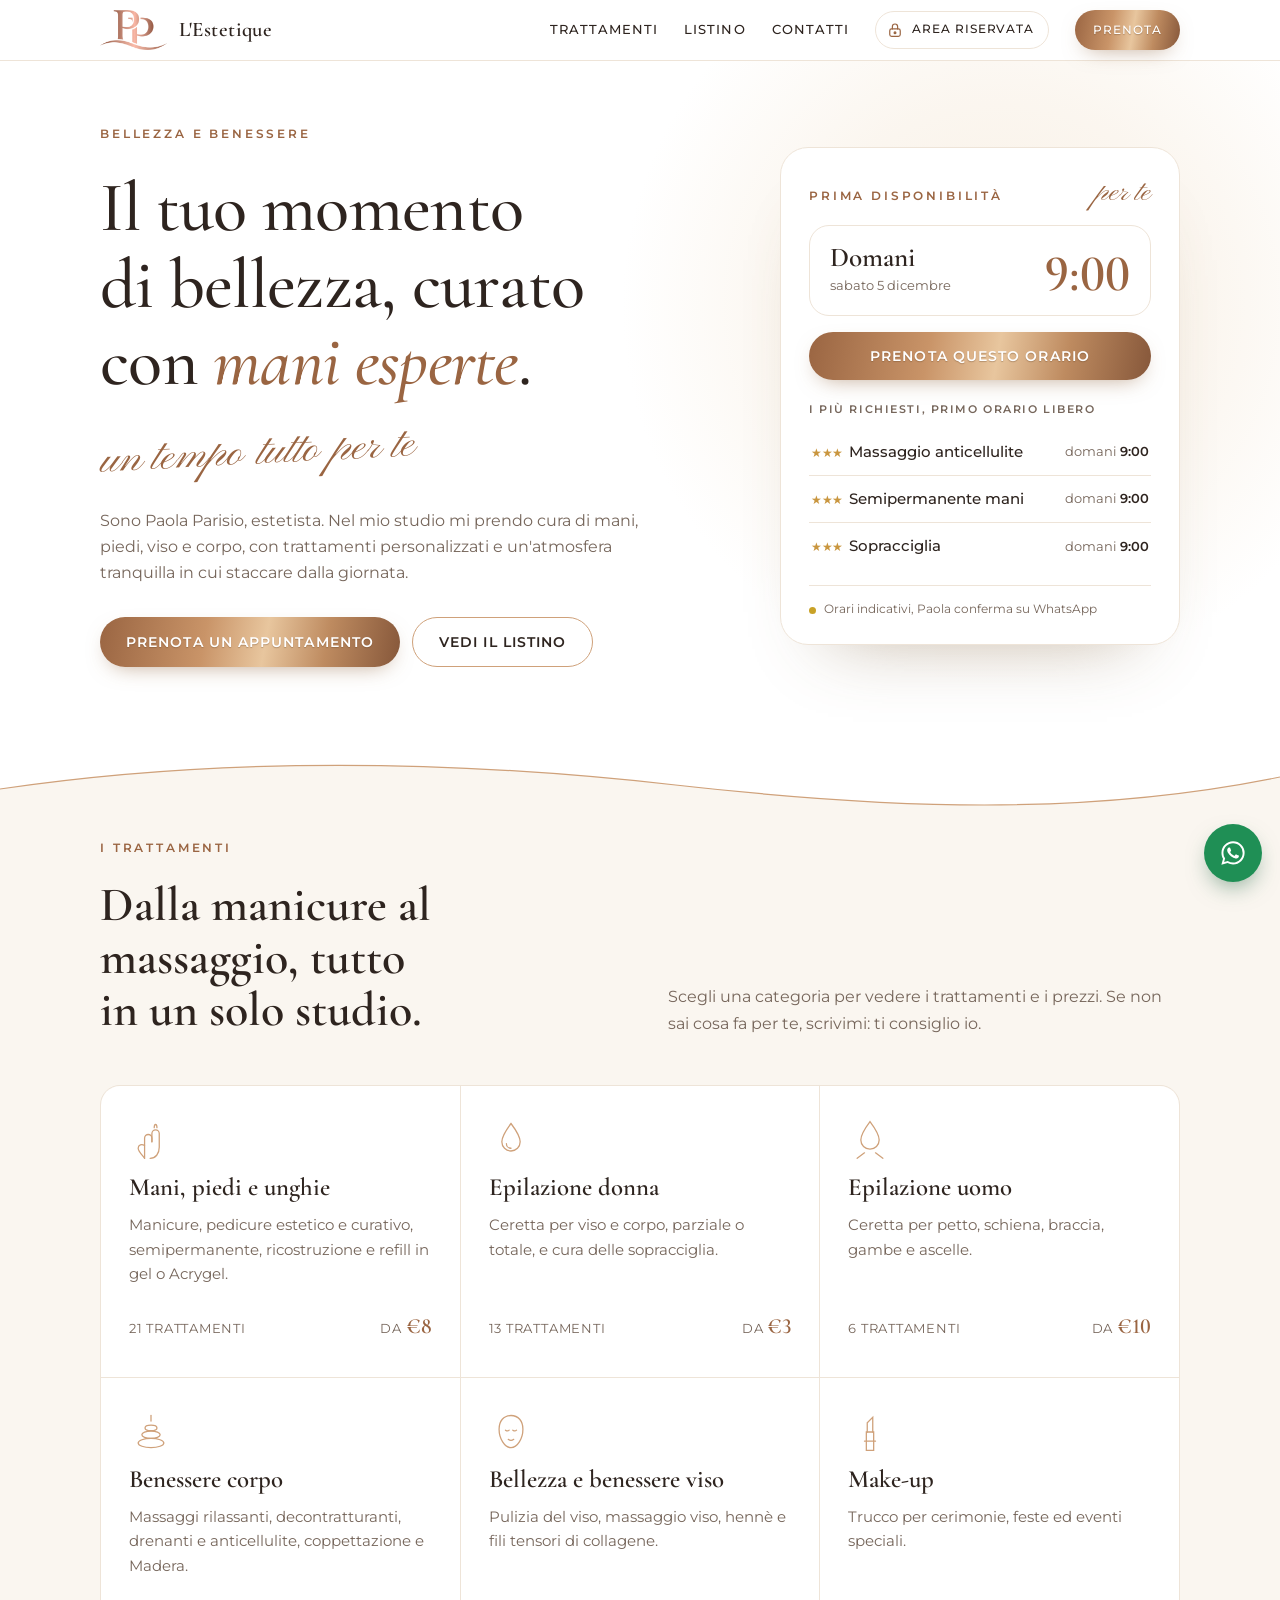
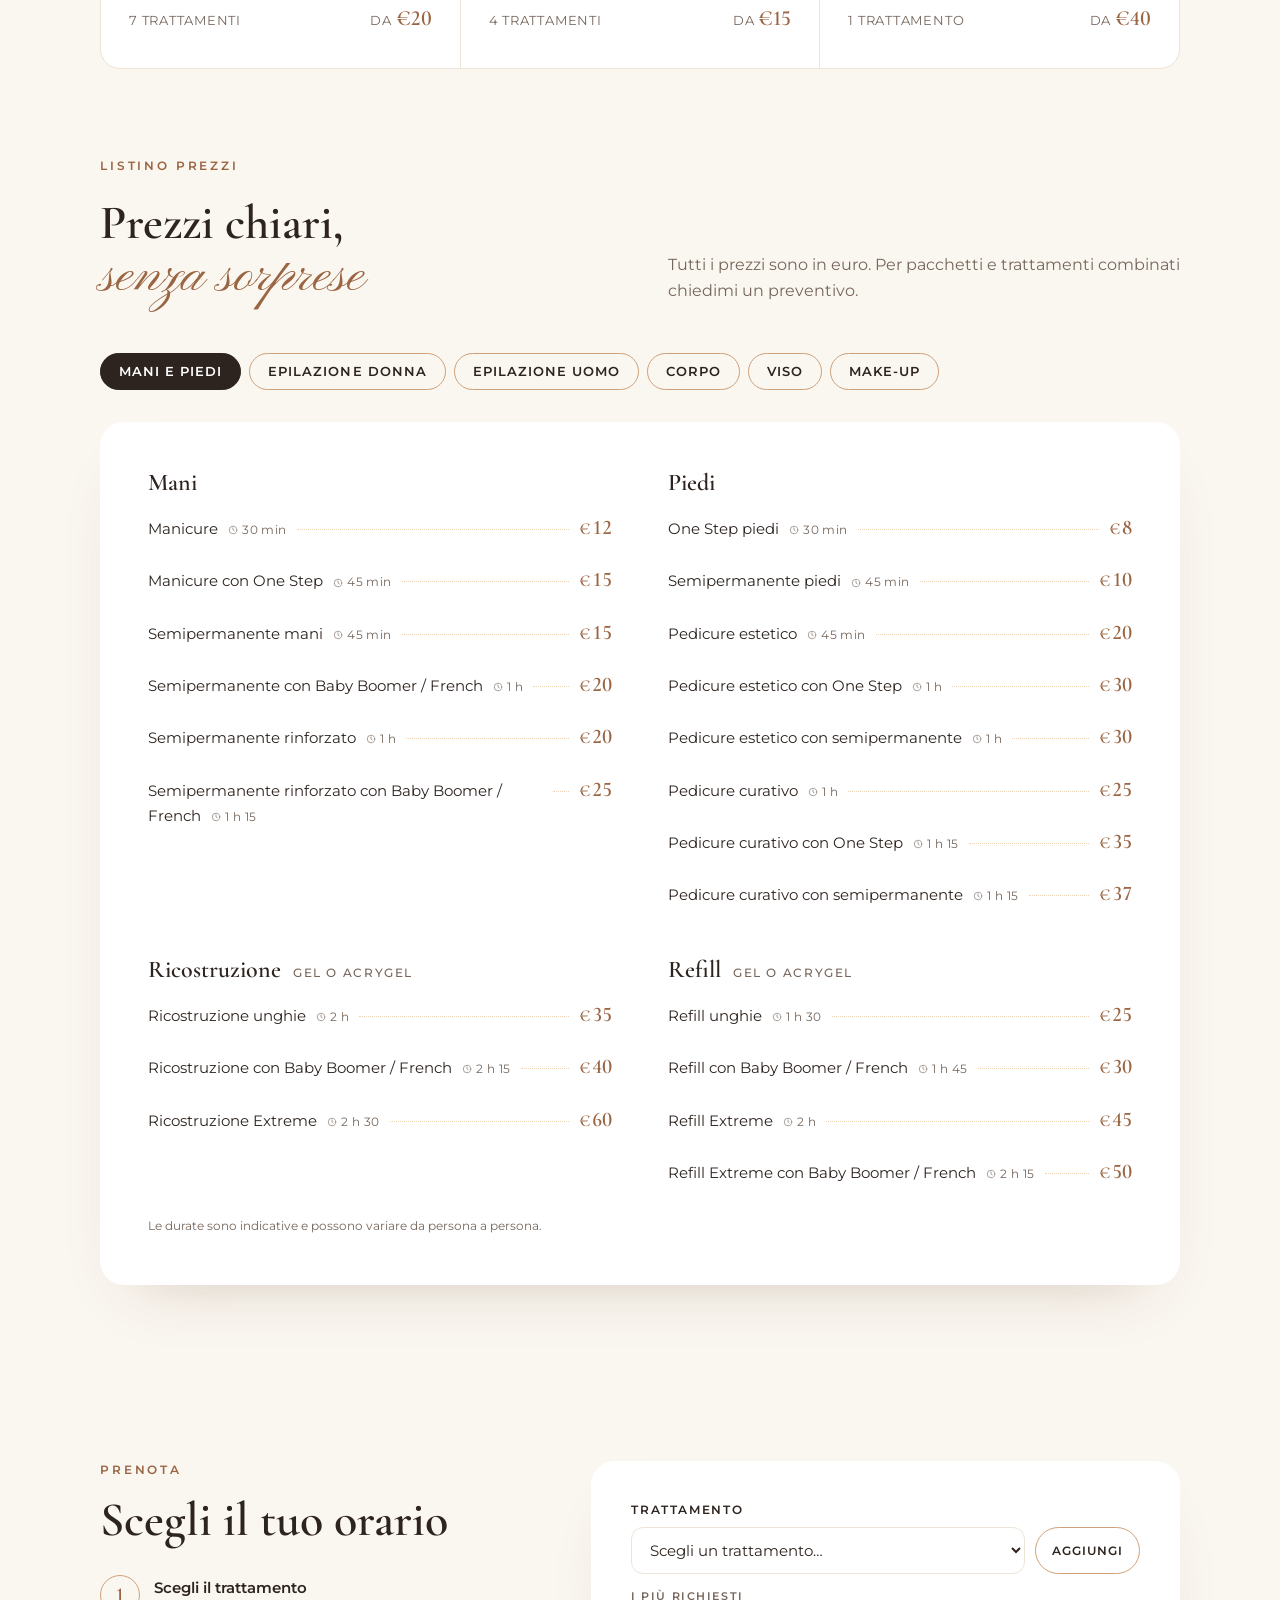
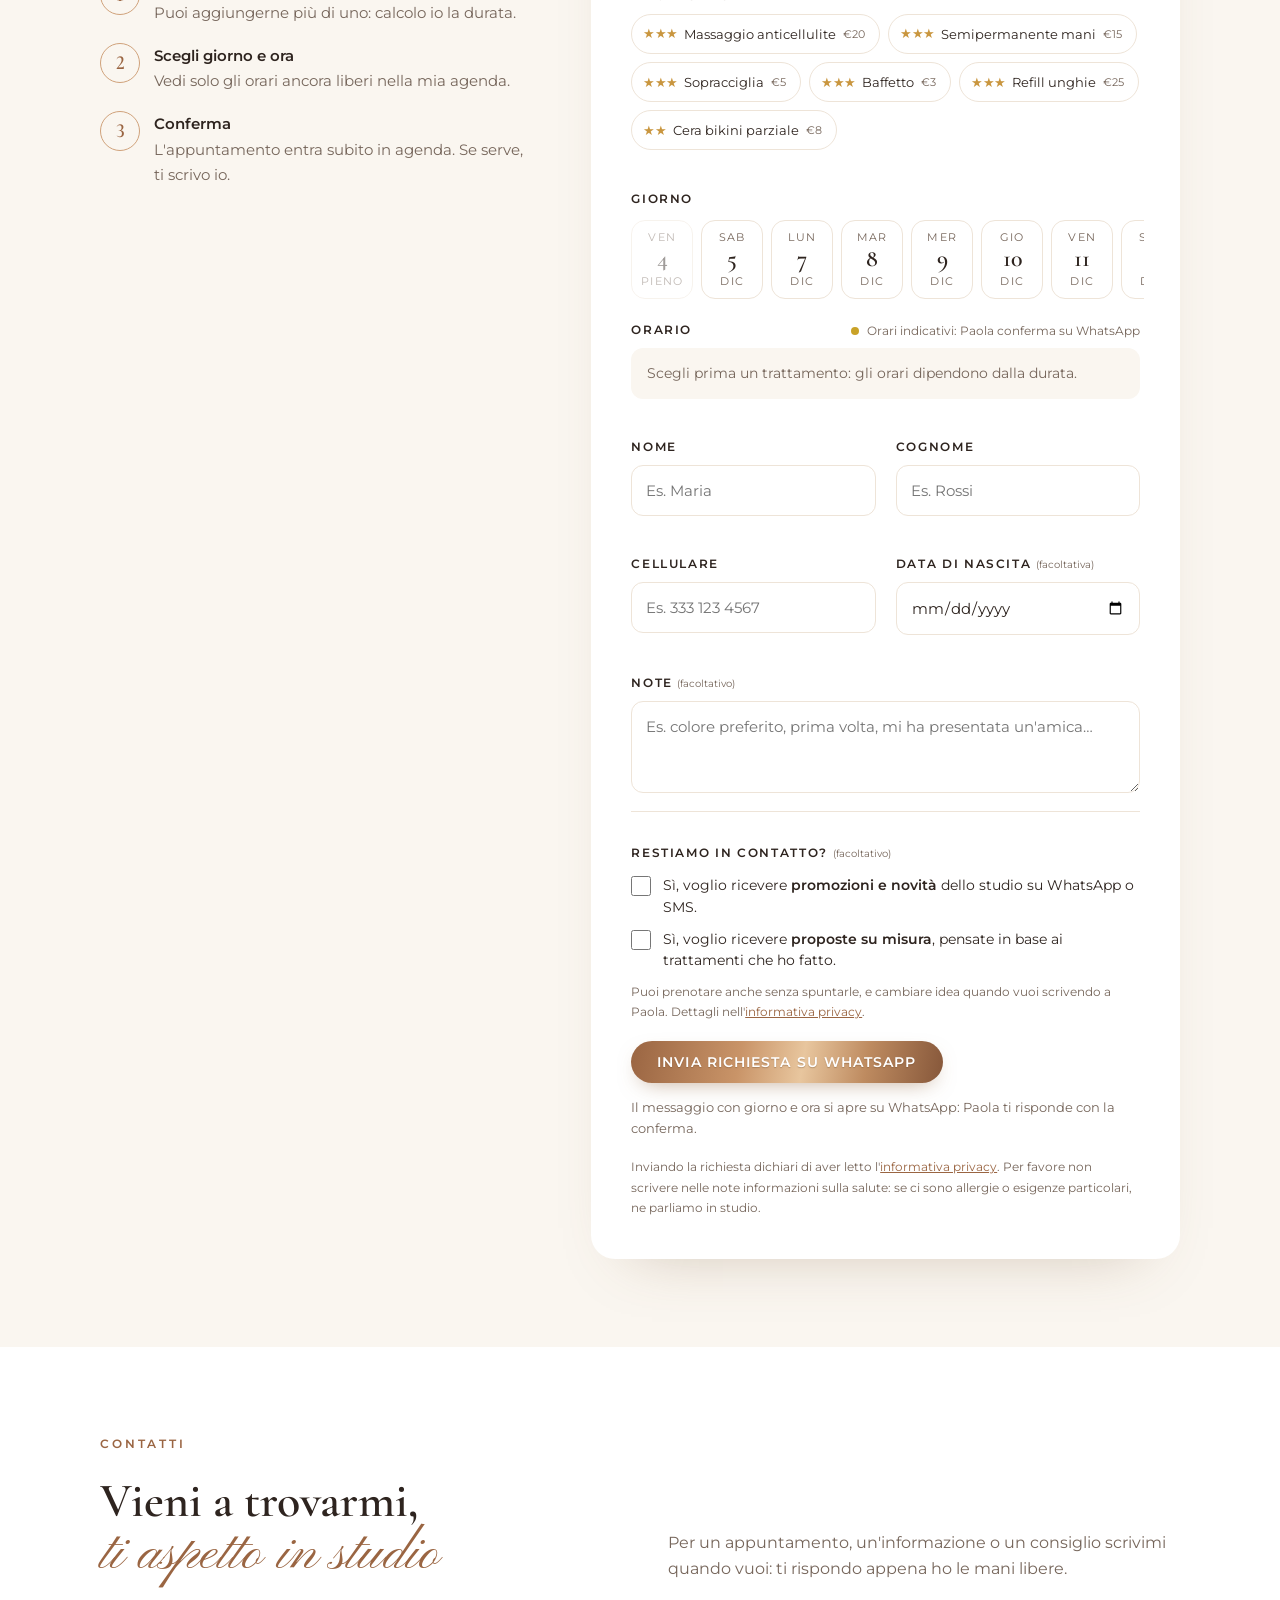
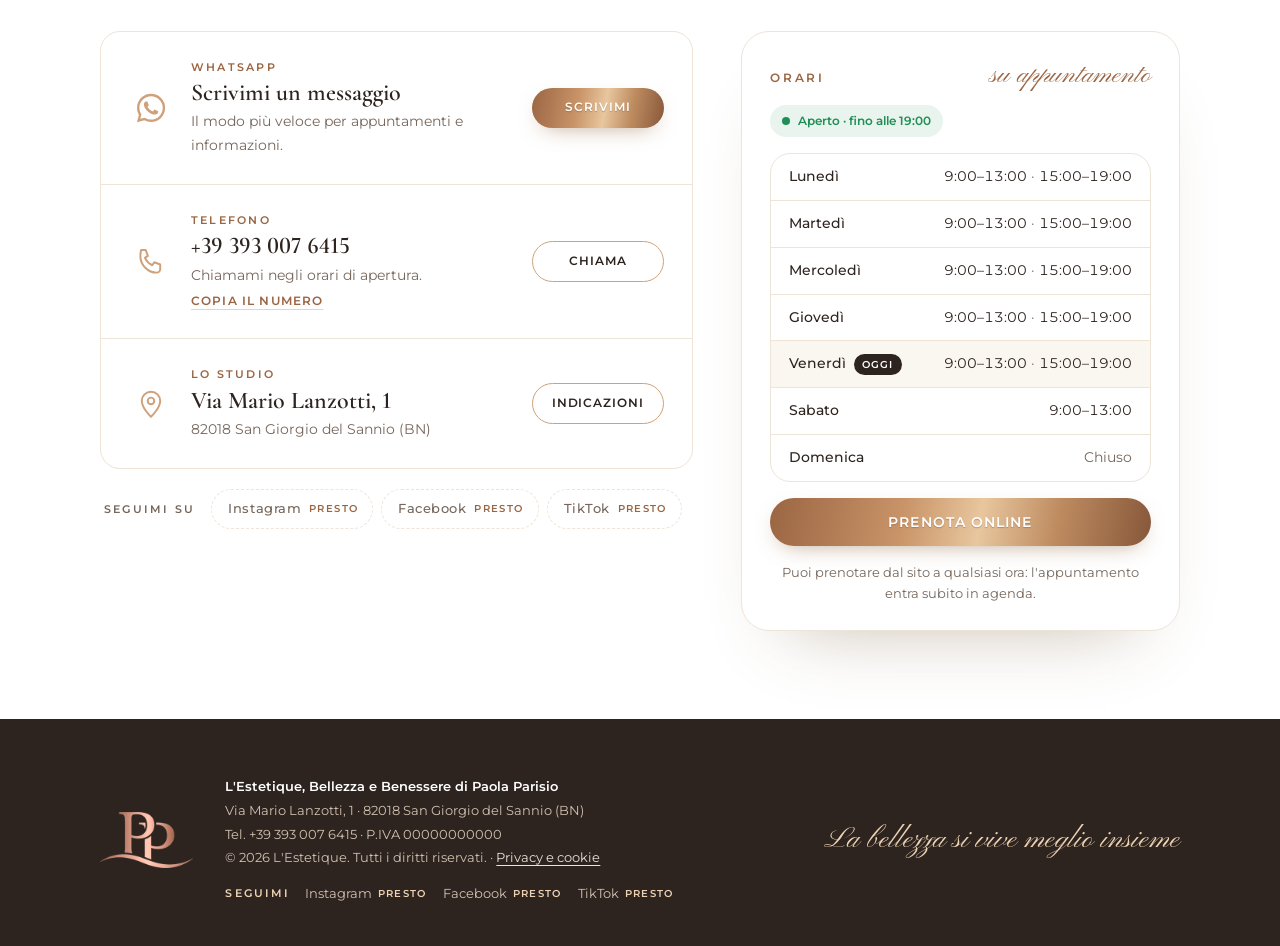
<file: index.html>
<!doctype html>
<html lang="it">
<head>
<meta charset="utf-8">
<meta name="viewport" content="width=device-width, initial-scale=1, viewport-fit=cover">
<title>L'Estetique · Paola Parisio</title>
<link rel="icon" type="image/png" href="[data-uri]">
<meta name="description" content="L'Estetique, Bellezza e Benessere di Paola Parisio. Centro estetico a San Giorgio del Sannio (BN): mani e piedi, unghie, epilazione, massaggi, trattamenti viso e make-up.">
<link rel="canonical" href="https://9z6yrstjps-max.github.io/lestetique/">
<meta property="og:type" content="website">
<meta property="og:url" content="https://9z6yrstjps-max.github.io/lestetique/">
<meta property="og:title" content="L'Estetique · Bellezza e Benessere di Paola Parisio">
<meta property="og:description" content="Centro estetico a San Giorgio del Sannio (BN): mani e piedi, unghie, epilazione, massaggi, viso e make-up. Prenota online.">
<meta property="og:locale" content="it_IT">
<script type="application/ld+json">{"@context": "https://schema.org", "@type": "BeautySalon", "name": "L'Estetique, Bellezza e Benessere di Paola Parisio", "alternateName": "L'Estetique", "telephone": "+39 393 007 6415", "priceRange": "€", "address": {"@type": "PostalAddress", "streetAddress": "Via Mario Lanzotti, 1", "postalCode": "82018", "addressLocality": "San Giorgio del Sannio", "addressRegion": "BN", "addressCountry": "IT"}, "openingHoursSpecification": [{"@type": "OpeningHoursSpecification", "dayOfWeek": ["https://schema.org/Monday", "https://schema.org/Tuesday", "https://schema.org/Wednesday", "https://schema.org/Thursday", "https://schema.org/Friday"], "opens": "09:00", "closes": "13:00"}, {"@type": "OpeningHoursSpecification", "dayOfWeek": ["https://schema.org/Monday", "https://schema.org/Tuesday", "https://schema.org/Wednesday", "https://schema.org/Thursday", "https://schema.org/Friday"], "opens": "15:00", "closes": "19:00"}, {"@type": "OpeningHoursSpecification", "dayOfWeek": "https://schema.org/Saturday", "opens": "09:00", "closes": "13:00"}], "url": "https://9z6yrstjps-max.github.io/lestetique/"}</script>
<style>@font-face{font-family:'Cormorant Garamond';font-style:normal;font-weight:500;font-display:swap;src:url(fonts/cormorant-garamond-latin-500-normal.woff2) format('woff2')}
@font-face{font-family:'Cormorant Garamond';font-style:normal;font-weight:600;font-display:swap;src:url(fonts/cormorant-garamond-latin-600-normal.woff2) format('woff2')}
@font-face{font-family:'Cormorant Garamond';font-style:italic;font-weight:500;font-display:swap;src:url(fonts/cormorant-garamond-latin-500-italic.woff2) format('woff2')}
@font-face{font-family:'Montserrat';font-style:normal;font-weight:400;font-display:swap;src:url(fonts/montserrat-latin-400-normal.woff2) format('woff2')}
@font-face{font-family:'Montserrat';font-style:normal;font-weight:500;font-display:swap;src:url(fonts/montserrat-latin-500-normal.woff2) format('woff2')}
@font-face{font-family:'Montserrat';font-style:normal;font-weight:600;font-display:swap;src:url(fonts/montserrat-latin-600-normal.woff2) format('woff2')}
@font-face{font-family:'Pinyon Script';font-style:normal;font-weight:400;font-display:swap;src:url(fonts/pinyon-script-latin-400-normal.woff2) format('woff2')}</style>
<style>
body{margin:0}img{max-width:100%}[hidden]{display:none!important}
/* Base: colori, caratteri, pulsanti, moduli e componenti comuni */
/* Layout: hero con scheda 'prima disponibilità', poi sezioni a banda alterna (bianco / crema), listino a schede, prenotazione via WhatsApp.
   Tema: bianco e caldo — fondo bianco, bande crema chiaro, accenti caramello/bronzo vicini all'oro rosa del logo. */
:root{
  color-scheme: light;
  --paper:#FFFFFF;        /* fondo principale: bianco */
  --blush:#FAF6F0;        /* banda crema chiaro */
  --blush-deep:#F1E6D8;
  --ink:#2E241F;          /* testo, bruno caldo */
  --ink-soft:#76665B;
  --rose:#9A6542;         /* caramello scuro, testo su chiaro */
  --rose-mid:#CFA17A;
  --rose-light:#EDD3B4;
  --line:#EEE4D8;
  --wa:#1F8F55;
  --pos:#2B7A50;          /* entrate */
  --neg:#A3452F;          /* uscite */
  --gold: linear-gradient(100deg,#9A6542 0%,#C99468 35%,#E8C69E 55%,#BE8B60 75%,#86573A 100%);
  --f-display:"Cormorant Garamond", "Cormorant", Garamond, "Times New Roman", serif;
  --f-body:"Montserrat", "Helvetica Neue", Arial, sans-serif;
  --f-script:"Pinyon Script", "Snell Roundhand", "Apple Chancery", cursive;
  --wrap:1120px;
}
*{box-sizing:border-box}
[hidden]{display:none!important}
html{scroll-behavior:smooth}
@media (prefers-reduced-motion:reduce){html{scroll-behavior:auto}*{transition:none!important;animation:none!important}}
body{background:var(--paper);color:var(--ink);font-family:var(--f-body);font-size:16px;line-height:1.65;-webkit-font-smoothing:antialiased;font-variant-numeric:lining-nums}
body::before{content:"";position:fixed;inset:0 0 auto;height:env(safe-area-inset-top,0px);z-index:60;background:var(--paper)}
a{color:var(--rose)}
:focus-visible{outline:2px solid var(--rose);outline-offset:3px;border-radius:4px}
.wrap{max-width:var(--wrap);margin:0 auto;padding-left:max(20px, env(safe-area-inset-left,0px));padding-right:max(20px, env(safe-area-inset-right,0px))}
h1,h2,h3{font-variant-numeric:lining-nums;font-family:var(--f-display);font-weight:600;line-height:1.1;margin:0;text-wrap:balance;color:var(--ink)}
h2{font-size:clamp(2.1rem,4.5vw,3rem)}
h3{font-size:1.55rem}
p{margin:0}
.eyebrow{font-size:.74rem;letter-spacing:.24em;text-transform:uppercase;font-weight:600;color:var(--rose)}
.script{font-family:var(--f-script);font-weight:400;color:var(--rose);line-height:1}
.lead{color:var(--ink-soft);max-width:60ch}

.btn{display:inline-flex;align-items:center;justify-content:center;gap:10px;border-radius:999px;padding:13px 26px;font-family:var(--f-body);font-weight:600;font-size:.85rem;letter-spacing:.08em;text-transform:uppercase;text-decoration:none;border:0;cursor:pointer;transition:transform .2s ease, box-shadow .2s ease, background-color .2s}
.btn-gold{background:var(--gold);color:#fff;box-shadow:0 8px 22px -10px rgba(140,95,55,.6);text-shadow:0 1px 1px rgba(100,65,35,.35)}
.btn-gold:hover{transform:translateY(-2px);box-shadow:0 12px 26px -10px rgba(140,95,55,.7)}
.btn-ghost{background:transparent;color:var(--ink);border:1px solid var(--rose-mid)}
.btn-ghost:hover{background:var(--blush)}
.btn-wa{background:var(--wa);color:#fff}
.btn-wa:hover{transform:translateY(-2px)}
.btn svg{width:18px;height:18px;flex:none}
/* ---------- sezioni ---------- */
section{scroll-margin-top:70px}
.band{padding-block:88px}
.band-blush{background:var(--blush)}
.sec-head{display:grid;grid-template-columns:minmax(0,1fr) minmax(0,1fr);gap:20px 56px;align-items:end;margin-bottom:48px}
.sec-head .eyebrow{grid-column:1/-1}
@media (max-width:760px){.band{padding-block:64px}.sec-head{grid-template-columns:1fr;margin-bottom:32px}}

form{background:var(--paper);border-radius:24px;padding:clamp(22px,4vw,40px);display:grid;grid-template-columns:1fr 1fr;gap:18px 20px;box-shadow:0 30px 60px -40px rgba(120,90,55,.35)}
.field{display:flex;flex-direction:column;gap:7px;min-width:0}
.field.full{grid-column:1/-1}
label,.lbl{font-size:.74rem;letter-spacing:.14em;text-transform:uppercase;font-weight:600;color:var(--ink)}
label small{text-transform:none;letter-spacing:0;font-weight:400;color:var(--ink-soft)}
input,select,textarea{font:inherit;font-size:.95rem;color:var(--ink);background:#fff;border:1px solid var(--line);border-radius:12px;padding:12px 14px;width:100%;min-width:0;transition:border-color .2s, box-shadow .2s}
input:focus,select:focus,textarea:focus{outline:none;border-color:var(--rose-mid);box-shadow:0 0 0 3px rgba(237,211,180,.55)}
textarea{min-height:92px;resize:vertical}
.chips{display:flex;flex-wrap:wrap;gap:8px}
.chips input{position:absolute;opacity:0;width:1px;height:1px}
.chips label{cursor:pointer;padding:9px 16px;border-radius:999px;border:1px solid var(--line);background:#fff;font-size:.82rem;letter-spacing:.02em;text-transform:none;font-weight:500;color:var(--ink)}
.chips input:checked+label{background:var(--blush);border-color:var(--rose-mid);color:var(--rose)}
.chips input:focus-visible+label{outline:2px solid var(--rose);outline-offset:2px}
.err{color:#A3372B;font-size:.82rem;min-height:1.1em}
.form-actions{grid-column:1/-1;display:flex;flex-wrap:wrap;gap:14px;align-items:center}
.form-actions small{color:var(--ink-soft);font-size:.8rem;flex:1;min-width:200px}
.result{grid-column:1/-1;background:var(--blush);border-radius:16px;padding:20px;display:flex;flex-direction:column;gap:14px}
.result pre{margin:0;white-space:pre-wrap;font-family:var(--f-body);font-size:.88rem;color:var(--ink);background:#fff;border-radius:12px;padding:14px;border:1px solid var(--line)}
@media (max-width:560px){form{grid-template-columns:1fr}}
.hint{grid-column:1/-1;font-size:.88rem;color:var(--ink-soft);background:var(--blush);border-radius:12px;padding:14px 16px;margin:0}
.cap-note{font-size:.78rem;color:var(--ink-soft)}
.table-wrap{overflow-x:auto;background:#fff;border:1px solid var(--line);border-radius:18px}
.c-actions{display:flex;flex-wrap:wrap;gap:10px;margin-top:6px}
.link-btn{font:inherit;font-size:.78rem;font-weight:600;letter-spacing:.1em;text-transform:uppercase;color:var(--rose);background:none;border:0;padding:0;cursor:pointer;text-decoration:underline;text-underline-offset:4px;text-decoration-color:var(--rose-light)}

.toast{position:fixed;left:50%;bottom:calc(24px + env(safe-area-inset-bottom,0px));transform:translate(-50%,20px);background:var(--ink);color:#fff;padding:12px 20px;border-radius:999px;font-size:.85rem;opacity:0;pointer-events:none;transition:opacity .25s, transform .25s;z-index:80}
.toast.show{opacity:1;transform:translate(-50%,0)}
.fab{position:fixed;right:calc(18px + env(safe-area-inset-right,0px));bottom:calc(18px + env(safe-area-inset-bottom,0px));width:58px;height:58px;border-radius:50%;background:var(--wa);color:#fff;display:grid;place-items:center;box-shadow:0 10px 24px -8px rgba(20,90,55,.6);z-index:40}
.fab svg{width:28px;height:28px}

/* Header: barra in alto con logo, menu, area riservata e Prenota */
/* ---------- header ---------- */
.top{position:sticky;top:env(safe-area-inset-top,0px);z-index:50;background:rgba(255,255,255,.92);backdrop-filter:blur(10px);-webkit-backdrop-filter:blur(10px);border-bottom:1px solid var(--line)}
.top .wrap{display:flex;align-items:center;gap:24px;padding-block:10px}
.brand{display:flex;align-items:center;gap:12px;text-decoration:none;color:var(--ink)}
.brand img{height:40px;width:auto}
.brand span{font-family:var(--f-display);font-size:1.3rem;font-weight:600;letter-spacing:.02em}
.nav{display:flex;gap:26px;margin-left:auto;align-items:center}
.nav a{color:var(--ink);text-decoration:none;font-size:.82rem;font-weight:500;letter-spacing:.08em;text-transform:uppercase}
.nav a:hover{color:var(--rose)}
.top .btn{padding:10px 18px;font-size:.75rem}
.nav a.btn-gold{color:#fff}
@media (max-width:860px){.nav a:not(.btn):not(.area-link){display:none}.brand span{display:none}.nav{gap:12px}}
.nav a.area-link{display:inline-flex;align-items:center;gap:8px;position:relative;padding:8px 14px 8px 10px;border-radius:999px;border:1px solid var(--line);background:#fff;font-size:.74rem;letter-spacing:.08em;color:var(--ink)}
.nav a.area-link:hover{border-color:var(--rose-mid);color:var(--rose)}
.area-link svg{width:18px;height:18px;flex:none;color:var(--rose)}
.area-link.is-admin{background:var(--blush);border-color:var(--rose-light)}
.area-badge{position:absolute;top:-4px;right:-4px;min-width:18px;height:18px;padding:0 5px;border-radius:999px;background:var(--rose);color:#fff;font-size:.66rem;font-style:normal;font-weight:600;letter-spacing:0;display:grid;place-items:center;border:2px solid var(--paper)}
@media (max-width:1020px) and (min-width:861px){.area-link span{display:none}.nav a.area-link{padding:9px}}
@media (max-width:560px){.area-link span{display:none}.nav a.area-link{padding:9px}}

/* Hero: apertura con titolo e scheda 'Prima disponibilità' */
/* ---------- hero ---------- */
.hero{position:relative;overflow:hidden}
.hero .wrap{display:grid;grid-template-columns:1.1fr .9fr;gap:56px;align-items:center;padding-block:64px 88px}
.hero h1{font-size:clamp(2.6rem,6vw,4.4rem);font-weight:500;letter-spacing:-.01em}
.hero h1 em{font-style:italic;color:var(--rose)}
.hero .script{font-size:clamp(2rem,4vw,2.8rem);display:block;margin-top:14px;transform:rotate(-3deg);transform-origin:left}
.hero-copy{display:flex;flex-direction:column;gap:24px;min-width:0}
.hero-cta{display:flex;flex-wrap:wrap;gap:12px;margin-top:6px}
.hero::before{content:"";position:absolute;right:-8%;top:-18%;width:min(62vw,760px);aspect-ratio:1;border-radius:50%;background:radial-gradient(closest-side,#F8EFE3 0%,rgba(248,239,227,.55) 55%,rgba(248,239,227,0) 100%);pointer-events:none}
.hero .wrap{position:relative}
.next-card{justify-self:end;width:min(100%,400px);background:#fff;border:1px solid var(--line);border-radius:28px;padding:30px 28px 24px;box-shadow:0 40px 70px -48px rgba(120,90,55,.45);display:flex;flex-direction:column;gap:16px;animation:rise .9s ease both}
@keyframes rise{from{transform:translateY(10px);opacity:.6}to{transform:none;opacity:1}}
.nc-head{display:flex;justify-content:space-between;align-items:baseline;gap:12px}
.nc-head .script{font-size:1.9rem;transform:none;margin:0;display:inline}
.next-main{display:grid;grid-template-columns:1fr auto;align-items:end;gap:4px 16px;text-align:left;font:inherit;color:inherit;background:var(--paper);border:1px solid var(--line);border-radius:20px;padding:18px 20px;cursor:pointer;transition:border-color .2s,background-color .2s}
.next-main:hover{border-color:var(--rose-mid);background:#fff}
.nm-day{font-family:var(--f-display);font-size:1.7rem;font-weight:600;line-height:1;text-transform:capitalize}
.nm-date{grid-column:1;font-size:.82rem;color:var(--ink-soft)}
.nm-time{grid-row:1/3;grid-column:2;font-family:var(--f-display);font-size:3.2rem;font-weight:600;line-height:.9;color:var(--rose);font-variant-numeric:lining-nums tabular-nums}
.next-card .btn{width:100%}
.nc-sub{font-size:.7rem;letter-spacing:.14em;text-transform:uppercase;font-weight:600;color:var(--ink-soft);margin-top:4px}
.next-list{list-style:none;margin:-6px 0 0;padding:0}
.next-list button{width:100%;display:grid;grid-template-columns:minmax(0,1fr) auto;gap:2px 12px;align-items:center;text-align:left;font:inherit;color:var(--ink);background:none;border:0;border-bottom:1px solid var(--line);padding:11px 2px;cursor:pointer}
.next-list li:last-child button{border-bottom:0}
.next-list button:hover .nl-name{color:var(--rose)}
.nl-name{font-weight:500;font-size:.92rem;min-width:0}
.nl-name .st{color:#C9963F;font-size:.72rem;letter-spacing:-.04em;margin-right:6px}
.nl-when{font-size:.8rem;color:var(--ink-soft);white-space:nowrap}
.nl-when b{color:var(--ink);font-weight:600}
.nc-note{display:flex;align-items:center;gap:8px;font-size:.74rem;color:var(--ink-soft);border-top:1px solid var(--line);padding-top:14px}
.nc-note i{width:7px;height:7px;border-radius:50%;background:#C9A227;flex:none}
.nc-note.live i{background:var(--wa);box-shadow:0 0 0 3px rgba(31,143,85,.18)}
.wave{display:block;width:100%;height:60px}
@media (max-width:860px){
  .hero .wrap{grid-template-columns:1fr;gap:36px;padding-block:36px 56px}
  .next-card{justify-self:stretch;width:100%}
  .hero::before{width:120vw;right:-50%;top:-10%}
}

/* Passaparola: promo 'Una coccola per te' in stile flyer */
/* promo passaparola, stile flyer */
.promo-band{padding-block:40px 56px}
.flyer{position:relative;overflow:hidden;border-radius:6px;background:radial-gradient(120% 90% at 30% 20%,#FFFDF9 0%,#FAF2E7 55%,#F3E5D2 100%);box-shadow:0 30px 60px -40px rgba(120,90,55,.4);padding:clamp(28px,4vw,48px) clamp(20px,4vw,48px);color:#3A2C24}
.flyer::before{content:"";position:absolute;inset:14px;border:1px solid rgba(176,130,90,.45);border-radius:2px;pointer-events:none}
.fl-side{position:absolute;left:clamp(28px,4vw,56px);top:clamp(36px,5vw,64px);margin:0;font-family:var(--f-script);font-size:1.9rem;line-height:1.15;color:#AD7A52;transform:rotate(-14deg);transform-origin:left top}
.fl-side .hrt{width:.7em;height:.7em;vertical-align:-.05em}
.fl-side::after{content:"";display:block;width:150px;height:1px;background:#AD7A52;opacity:.6;margin-top:10px;transform:rotate(-3deg)}
.fl-body{position:relative;z-index:1;max-width:620px;margin:0 auto;text-align:center;display:flex;flex-direction:column;align-items:center;gap:12px;font-size:1rem;line-height:1.55}
.fl-body p{margin:0}
.fl-mono{height:52px;width:auto;margin-bottom:-4px}
.fl-title{font-family:var(--f-script);font-weight:400;font-size:clamp(2.6rem,6vw,4.2rem);line-height:1.1;color:#8A5C3E;display:inline-flex;align-items:center;gap:.2em}
.fl-title span{background:linear-gradient(transparent 84%,rgba(176,130,90,.55) 84%,rgba(176,130,90,.55) 88%,transparent 88%);padding:0 .1em}
.fl-title .hrt{width:.55em;height:.55em}
.hrt{color:#AD7A52;flex:none}
.fl-q{font-size:1.18rem;font-weight:500;color:#2E241F;line-height:1.4}
.fl-script{font-family:var(--f-script);font-size:2.2rem;line-height:1;color:#8A5C3E;margin:2px 0 -2px!important}
.fl-mark{font-family:var(--f-script);font-size:1.6rem;color:#9A6542;line-height:1.5;padding:0 .4em;background:linear-gradient(100deg,rgba(236,206,170,0) 0%,rgba(236,206,170,.75) 8%,rgba(236,206,170,.55) 92%,rgba(236,206,170,0) 100%);border-radius:2px;box-decoration-break:clone;-webkit-box-decoration-break:clone}
.fl-eq{display:flex;align-items:center;gap:14px;background:rgba(234,212,182,.45);border-radius:10px;padding:12px 26px 12px 18px;margin:8px 0 4px}
.fl-eq .hrt{width:22px;height:22px}
.fl-eq div{display:flex;flex-direction:column;align-items:center}
.fl-eq-top{font-size:.74rem;letter-spacing:.24em;text-transform:uppercase;color:#7A5A42}
.fl-eq-bot{white-space:nowrap;font-family:var(--f-script);font-size:1.9rem;color:#8A5C3E;line-height:1.1;display:flex;align-items:center;gap:12px}
.fl-eq-bot::before,.fl-eq-bot::after{content:"";width:34px;height:1px;background:#8A5C3E;opacity:.6}
.fl-thanks{font-size:.92rem;color:#5C4A3E}
.fl-cta{margin-top:10px;background:rgba(255,255,255,.5)}
.fl-art{position:absolute;right:clamp(10px,2vw,28px);bottom:16px;height:calc(100% - 40px);max-height:620px;width:auto;max-width:34%;object-fit:contain;object-position:right bottom;pointer-events:none}
@media (max-width:1100px){.fl-side{display:none}.fl-body{margin-left:0;margin-right:auto;max-width:min(620px,64%)}}
@media (max-width:760px){
  .fl-body{max-width:none;margin:0}
  .fl-art{opacity:.22;max-width:80%;height:auto;width:80%;bottom:10px;right:-6%}
  .fl-q br,.fl-thanks br{display:none}
  .fl-eq{padding:12px 16px}
  .fl-eq-top{letter-spacing:.16em;font-size:.68rem}
  .fl-eq-bot::before,.fl-eq-bot::after{display:none}
  .fl-mark{font-size:1.4rem}
  .fl-title{font-size:2.5rem}
}

/* Trattamenti: le sei categorie con prezzo di partenza */
/* trattamenti */
.cats{display:grid;grid-template-columns:repeat(3,minmax(0,1fr));gap:1px;background:var(--line);border:1px solid var(--line);border-radius:20px;overflow:hidden}
.cat{background:var(--paper);padding:32px 28px;display:flex;flex-direction:column;gap:12px;min-width:0;text-decoration:none;color:inherit;transition:background-color .25s}
.cat:hover{background:#fff}
.cat-ico{width:44px;height:44px;color:var(--rose-mid)}
.cat p{color:var(--ink-soft);font-size:.93rem}
.cat-meta{margin-top:auto;padding-top:10px;display:flex;justify-content:space-between;align-items:baseline;font-size:.8rem;letter-spacing:.06em;text-transform:uppercase;color:var(--ink-soft)}
.cat-meta strong{font-family:var(--f-display);font-size:1.35rem;letter-spacing:0;text-transform:none;color:var(--rose);font-weight:600}
@media (max-width:900px){.cats{grid-template-columns:repeat(2,minmax(0,1fr))}}
@media (max-width:560px){.cats{grid-template-columns:1fr}}

:root{--clock:url("data:image/svg+xml,%3Csvg xmlns='http://www.w3.org/2000/svg' viewBox='0 0 24 24' fill='none' stroke='black' stroke-width='2' stroke-linecap='round'%3E%3Ccircle cx='12' cy='12' r='9'/%3E%3Cpath d='M12 7v5l3 2'/%3E%3C/svg%3E")}
/* Listino prezzi a schede */
/* listino */
.tabs{display:flex;flex-wrap:wrap;gap:8px;margin-bottom:32px}
.tab{font-family:var(--f-body);font-size:.8rem;font-weight:600;letter-spacing:.08em;text-transform:uppercase;padding:10px 18px;border-radius:999px;border:1px solid var(--rose-mid);background:transparent;color:var(--ink);cursor:pointer;transition:background-color .2s,color .2s}
.tab:hover{background:var(--paper)}
.tab[aria-selected="true"]{background:var(--ink);border-color:var(--ink);color:var(--paper)}
.menu{background:var(--paper);border-radius:24px;padding:clamp(24px,4vw,48px);box-shadow:0 30px 60px -40px rgba(120,90,55,.35)}
.groups{display:grid;grid-template-columns:repeat(auto-fit,minmax(min(100%,300px),1fr));gap:36px 56px}
.group h3{font-size:1.5rem;margin-bottom:6px;display:flex;align-items:baseline;gap:12px}
.group h3 small{font-family:var(--f-body);font-size:.72rem;letter-spacing:.14em;text-transform:uppercase;color:var(--ink-soft);font-weight:500}
.items{list-style:none;margin:0;padding:0}
.items li{display:flex;align-items:baseline;gap:10px;padding:9px 0;font-size:.95rem}
.items li:last-child{border-bottom:0}
.items .n{min-width:0}
.items .d{display:inline-block;margin-left:10px;font-size:.74rem;letter-spacing:.04em;color:var(--ink-soft);white-space:nowrap}
.items .d::before{content:"";display:inline-block;width:.85em;height:.85em;margin-right:4px;vertical-align:-.1em;background:currentColor;opacity:.75;-webkit-mask:var(--clock) center/contain no-repeat;mask:var(--clock) center/contain no-repeat}
.menu-dur{margin:18px 0 0;font-size:.78rem;color:var(--ink-soft)}
.items .dots{flex:1;border-bottom:1px dotted var(--rose-light);transform:translateY(-4px);min-width:16px}
.items .p{font-family:var(--f-display);font-size:1.3rem;font-weight:600;color:var(--rose);font-variant-numeric:tabular-nums lining-nums;white-space:nowrap}
.items .p span{font-size:.8em;margin-right:2px}
.menu-note{margin-top:28px;font-size:.82rem;color:var(--ink-soft);display:flex;flex-wrap:wrap;gap:6px 24px}
.menu-note b{color:var(--ink);font-weight:600}

/* Prenota: scelta trattamento, giorno e orario, conferma */
/* prenota */
.book .wrap{display:grid;grid-template-columns:minmax(0,.85fr) minmax(0,1.15fr);gap:56px;align-items:start}
.steps{list-style:none;margin:28px 0 0;padding:0;display:flex;flex-direction:column;gap:18px}
.steps li{display:grid;grid-template-columns:40px 1fr;gap:14px;align-items:start;color:var(--ink-soft);font-size:.95rem}
.steps li b{display:block;color:var(--ink);font-weight:600}
.steps .num{width:40px;height:40px;border-radius:50%;border:1px solid var(--rose-mid);display:grid;place-items:center;font-family:var(--f-display);font-size:1.25rem;color:var(--rose);font-weight:600}
@media (max-width:900px){.book .wrap{grid-template-columns:1fr;gap:36px}}

/* prenotazione con agenda */
.book .wrap{align-items:start}
.book-intro{display:flex;flex-direction:column;gap:0;position:sticky;top:calc(80px + env(safe-area-inset-top,0px))}
.btn-sm{padding:10px 16px;font-size:.74rem}
.treat-row{display:flex;gap:10px}
.treat-row select{flex:1}
.picked{list-style:none;margin:4px 0 0;padding:0;display:flex;flex-wrap:wrap;gap:8px}
.picked:empty{display:none}
.picked li{display:inline-flex;align-items:center;gap:8px;background:var(--blush);border:1px solid var(--rose-light);border-radius:999px;padding:6px 6px 6px 14px;font-size:.85rem}
.picked small{color:var(--ink-soft)}
.picked button{width:26px;height:26px;border-radius:50%;border:0;background:#fff;color:var(--rose);font-size:1rem;line-height:1;cursor:pointer}
.total{font-size:.88rem;color:var(--ink-soft)}
.total:empty{display:none}
.total b{color:var(--ink);font-weight:600}
.days-wrap{overflow-x:auto;margin-inline:-4px;padding:4px;scrollbar-width:thin}
.days{display:flex;gap:8px;width:max-content}
.day{width:62px;padding:10px 0;border-radius:14px;border:1px solid var(--line);background:#fff;color:var(--ink);display:flex;flex-direction:column;align-items:center;gap:2px;cursor:pointer;font-family:var(--f-body);transition:border-color .2s,background-color .2s}
.day:hover:not(:disabled){border-color:var(--rose-mid)}
.day .dw,.day .dm{font-size:.66rem;letter-spacing:.12em;text-transform:uppercase;color:var(--ink-soft)}
.day .dn{font-family:var(--f-display);font-size:1.5rem;font-weight:600;line-height:1.1}
.day[aria-pressed="true"]{background:var(--ink);border-color:var(--ink);color:var(--paper)}
.day[aria-pressed="true"] .dw,.day[aria-pressed="true"] .dm{color:var(--rose-light)}
.day:disabled{opacity:.45;cursor:not-allowed;background:transparent}
.time-head{display:flex;flex-wrap:wrap;justify-content:space-between;align-items:center;gap:8px}
.status{display:inline-flex;align-items:center;gap:8px;font-size:.76rem;color:var(--ink-soft)}
.status i,.dot{width:8px;height:8px;border-radius:50%;background:#C9A227;display:inline-block;flex:none}
.status.live i,.dot.on{background:var(--wa);box-shadow:0 0 0 3px rgba(31,143,85,.18)}
.dot{background:var(--rose-light);margin-right:8px}
.times{display:grid;grid-template-columns:repeat(auto-fill,minmax(74px,1fr));gap:8px}
.time{padding:10px 0;border-radius:10px;border:1px solid var(--line);background:#fff;color:var(--ink);font-family:var(--f-body);font-size:.92rem;font-weight:500;font-variant-numeric:tabular-nums lining-nums;cursor:pointer}
.time:hover{border-color:var(--rose-mid)}
.time[aria-pressed="true"]{background:var(--gold);border-color:transparent;color:#fff;font-weight:600}
.summary{grid-column:1/-1;display:flex;flex-direction:column;gap:4px;border-left:2px solid var(--rose-mid);padding:4px 0 4px 16px}
.summary b{font-family:var(--f-display);font-size:1.35rem;font-weight:600}
.summary span:last-child{color:var(--ink-soft);font-size:.9rem}
.ok-title{font-family:var(--f-display);font-size:1.6rem;font-weight:600;color:var(--wa)}
.result .small{font-size:.85rem;color:var(--ink-soft)}
.mine{margin-top:32px;background:var(--paper);border-radius:18px;padding:20px;display:flex;flex-direction:column;gap:10px}
.mine ul{list-style:none;margin:0;padding:0}
.mine li{display:flex;justify-content:space-between;align-items:center;gap:12px;padding:10px 0;border-top:1px dashed var(--line)}
.mine li div{display:flex;flex-direction:column;min-width:0}
.mine li span{font-size:.85rem;color:var(--ink-soft)}
@media (max-width:900px){.book-intro{position:static}}

.top-picks{display:flex;flex-direction:column;gap:8px;margin-top:6px}
.tp-l{font-size:.7rem;letter-spacing:.14em;text-transform:uppercase;font-weight:600;color:var(--ink-soft)}
#topPicks{display:flex;flex-wrap:wrap;gap:8px}
#topPicks button{display:inline-flex;align-items:center;gap:7px;font:inherit;font-size:.84rem;padding:8px 14px 8px 11px;border-radius:999px;border:1px solid var(--line);background:#fff;color:var(--ink);cursor:pointer;transition:border-color .2s,background-color .2s}
#topPicks button:hover{border-color:var(--rose-mid);background:var(--blush)}
#topPicks small{color:var(--ink-soft)}
#topPicks .st{color:#C9963F;letter-spacing:-.05em;font-size:.8rem}

.legal-note{grid-column:1/-1;font-size:.78rem;color:var(--ink-soft);margin:0}
.legal-note a{color:var(--rose)}

/* consensi facoltativi */
.consents{border:0;margin:0;padding:16px 0 0;border-top:1px solid var(--line);display:flex;flex-direction:column;gap:10px}
.consents legend{float:left;width:100%;margin-bottom:2px;padding:16px 0 0}
.consents legend small{text-transform:none;letter-spacing:0;font-weight:400;color:var(--ink-soft)}
label.check{display:grid;grid-template-columns:22px 1fr;gap:10px;align-items:start;text-transform:none;letter-spacing:0;font-weight:400;font-size:.9rem;line-height:1.5;color:var(--ink);cursor:pointer}
label.check input{width:20px;height:20px;margin:1px 0 0;padding:0;accent-color:var(--rose);cursor:pointer}
label.check b{font-weight:600}
label.check small{color:var(--ink-soft);font-size:.78rem}
.consent-note{font-size:.78rem;color:var(--ink-soft)}
.consent-note a{color:var(--rose)}

/* salva nel calendario */
.c-actions .btn svg{width:18px;height:18px}
.cal-hint{margin:0}
.mine-act{display:flex;gap:14px;flex:none}
.result .c-actions .btn{flex:1 1 220px;white-space:nowrap}

/* Contatti: WhatsApp, telefono, indirizzo e orari — stesso linguaggio delle schede trattamenti e della scheda in apertura */
.contact{background:var(--paper)}
.ct-grid{display:grid;grid-template-columns:minmax(0,1.35fr) minmax(0,1fr);gap:clamp(28px,4vw,48px);align-items:start}
.ct-cards{list-style:none;margin:0;padding:0;display:grid;gap:1px;background:var(--line);border:1px solid var(--line);border-radius:20px;overflow:hidden}
.ct-card{background:var(--paper);display:grid;grid-template-columns:44px minmax(0,1fr) auto;gap:18px;align-items:center;padding:26px 28px;transition:background-color .25s}
.ct-card:hover{background:#FDFBF8}
.ct-ico{width:44px;height:44px;color:var(--rose-mid);display:grid;place-items:center}
.ct-ico svg{width:34px;height:34px}
.ct-txt{display:flex;flex-direction:column;gap:4px;min-width:0}
.ct-lbl{font-size:.7rem;letter-spacing:.2em;text-transform:uppercase;font-weight:600;color:var(--rose)}
.ct-txt h3{font-size:1.5rem;font-variant-numeric:lining-nums;overflow-wrap:anywhere}
.ct-txt p{color:var(--ink-soft);font-size:.9rem}
.ct-copy{font-size:.72rem;display:inline-block;margin-top:4px;white-space:nowrap}
.ct-act .btn{min-width:132px}
.hours-card{background:#fff;border:1px solid var(--line);border-radius:28px;padding:30px 28px 26px;box-shadow:0 40px 70px -48px rgba(120,90,55,.45);display:flex;flex-direction:column;gap:16px}
.hc-top{display:flex;justify-content:space-between;align-items:baseline;gap:12px}
.hc-top .script{font-size:1.7rem}
.open-pill{align-self:flex-start;display:inline-flex;align-items:center;gap:8px;border-radius:999px;padding:6px 12px;font-size:.78rem;font-weight:600;background:var(--blush);color:var(--rose)}
.open-pill i{width:8px;height:8px;border-radius:50%;background:currentColor}
.open-pill.on{background:rgba(31,143,85,.1);color:var(--wa)}
.week{list-style:none;margin:0;padding:0;border:1px solid var(--line);border-radius:20px;background:var(--paper);overflow:hidden}
.week li{display:grid;grid-template-columns:minmax(0,1fr) auto;gap:12px;align-items:center;padding:11px 18px;font-size:.9rem}
.week li+li{border-top:1px solid var(--line)}
.week li.today{background:var(--blush)}
.week .h .b+.b::before{content:" · ";color:var(--ink-soft)}
.week .d{font-weight:500;display:flex;align-items:center;gap:8px}
.week .d em{font-style:normal;font-size:.62rem;letter-spacing:.12em;text-transform:uppercase;font-weight:600;background:var(--ink);color:var(--paper);border-radius:999px;padding:2px 8px}
.week .h{font-variant-numeric:tabular-nums lining-nums;text-align:right;color:var(--ink)}
.week .h.closed{color:var(--ink-soft)}
.hours-card .btn{width:100%}
.hc-note{font-size:.8rem;color:var(--ink-soft);margin:0;text-align:center}
/* social: solo link */
.ct-left{display:flex;flex-direction:column;gap:20px;min-width:0}
.ct-social{display:flex;flex-wrap:wrap;align-items:center;gap:10px 16px;padding:0 4px}
.ct-social>span{font-size:.7rem;letter-spacing:.2em;text-transform:uppercase;font-weight:600;color:var(--ink-soft)}
.ct-social nav{display:flex;flex-wrap:wrap;gap:8px}
.ct-social a{display:inline-flex;align-items:center;gap:6px;padding:8px 14px 8px 16px;border:1px solid var(--line);border-radius:999px;background:#fff;color:var(--ink);text-decoration:none;font-size:.82rem;font-weight:500;letter-spacing:.04em;transition:border-color .2s,color .2s}
.ct-social a:hover{border-color:var(--rose-mid);color:var(--rose)}
.ct-social .soon{display:inline-flex;align-items:center;gap:8px;padding:8px 14px 8px 16px;border:1px dashed var(--line);border-radius:999px;color:var(--ink-soft);font-size:.82rem;font-weight:500;letter-spacing:.04em}
.soon small{font-size:.6rem;letter-spacing:.14em;text-transform:uppercase;font-weight:600;color:var(--rose)}
.ct-social svg{width:14px;height:14px;color:var(--rose-mid)}
@media (max-width:900px){.ct-grid{grid-template-columns:1fr}}
@media (max-width:560px){
  .ct-card{grid-template-columns:36px minmax(0,1fr);gap:6px 14px;padding:22px 20px;align-items:start}
  .ct-ico{width:36px;height:36px}.ct-ico svg{width:28px;height:28px}
  .ct-txt h3{font-size:1.3rem}
  .ct-act{grid-column:2;margin-top:8px}
  .week li{padding:10px 14px;align-items:start}
  .week .h .b{display:block}.week .h .b+.b::before{content:none}
}

/* icone social ufficiali (se presenti in img/social) */
.soc-ico{display:inline-grid;place-items:center;width:44px;height:44px;border-radius:50%;background:#fff;border:1px solid var(--line);transition:transform .2s,border-color .2s}
.soc-ico img{width:24px;height:24px;object-fit:contain}
a.soc-ico:hover{transform:translateY(-2px);border-color:var(--rose-mid)}
.soc-ico.soon{opacity:.55}
.soon-note{font-size:.62rem;letter-spacing:.14em;text-transform:uppercase;font-weight:600;color:var(--rose)}

/* Privacy e cookie */
body.legal main>section:not(#privacy),body.legal .vetrina,body.legal .fab{display:none!important}
body.legal .nav a{display:none}
body.legal .nav .back{display:inline-flex}
.legal-page{padding-block:48px 88px;background:var(--paper)}
.legal-doc{max-width:760px;margin:0 auto;display:flex;flex-direction:column;gap:14px;font-size:.98rem}
.legal-doc h2{margin:6px 0 2px}
.legal-doc h3{font-size:1.45rem;margin-top:22px}
.legal-doc p,.legal-doc li{color:var(--ink);line-height:1.7}
.legal-doc ul{margin:0;padding-left:1.2em;display:flex;flex-direction:column;gap:6px}
.legal-doc ul.cols{display:grid;grid-template-columns:repeat(auto-fit,minmax(min(100%,240px),1fr));gap:4px 28px}
.legal-meta{font-size:.82rem;color:var(--ink-soft)!important;border-bottom:1px solid var(--line);padding-bottom:16px}
.legal-table table{width:100%;border-collapse:collapse;font-size:.88rem;min-width:560px}
.legal-table th,.legal-table td{text-align:left;vertical-align:top;padding:12px 14px;border-bottom:1px solid var(--line)}
.legal-table th{font-size:.7rem;letter-spacing:.14em;text-transform:uppercase;color:var(--ink-soft);font-weight:600}
.legal-table tr:last-child td{border-bottom:0}
.legal-table td{color:var(--ink)}
@media (max-width:640px){
  .legal-table table{min-width:0}
  .legal-table thead{display:none}
  .legal-table tr{display:block;padding:12px 14px;border-bottom:1px solid var(--line)}
  .legal-table tr:last-child{border-bottom:0}
  .legal-table td{display:block;padding:3px 0;border:0}
  .legal-table td:first-child{font-weight:600}
  .legal-table td:nth-child(2)::before{content:"Base: ";color:var(--ink-soft)}
  .legal-table td:nth-child(3)::before{content:"Conservazione: ";color:var(--ink-soft)}
}
.todo{background:#FFF1C9;color:#6B4E00;border-radius:4px;padding:0 4px}
.legal-back{margin-top:24px}

/* Area riservata: login, agenda, clienti, registro di cassa, utenti, attività */
/* agenda di Paola */
.agenda{background:#fff;border-top:1px solid var(--line)}
.agenda-grid{display:grid;grid-template-columns:minmax(0,320px) minmax(0,1fr);gap:40px;align-items:start}
.block-form{grid-template-columns:1fr 1fr;box-shadow:none;border:1px solid var(--line);background:var(--paper)}
.block-form .lbl{grid-column:1/-1;font-size:.8rem}
.block-form .btn{grid-column:1/-1}
.block-form .chips label{text-transform:none}
.agenda-list{display:flex;flex-direction:column;gap:28px;min-width:0}
.ag-day h3{font-size:1.35rem;margin-bottom:8px}.ag-day h3::first-letter{text-transform:uppercase}
.ag-day ul{list-style:none;margin:0;padding:0;border-top:1px solid var(--line)}
.ag-day li{display:grid;grid-template-columns:120px minmax(0,1fr) auto;gap:16px;align-items:start;padding:14px 0;border-bottom:1px solid var(--line)}
.ag-time{font-family:var(--f-display);font-size:1.15rem;font-weight:600;color:var(--rose);font-variant-numeric:tabular-nums lining-nums}
.ag-who{display:flex;flex-direction:column;gap:2px;font-size:.9rem;min-width:0}
.ag-who span{color:var(--ink-soft)}
.ag-who .sel{user-select:all;color:var(--ink)}
.ag-who .note{font-style:italic}
.ag-who .tag{align-self:flex-start;font-size:.68rem;letter-spacing:.12em;text-transform:uppercase;background:var(--blush);color:var(--rose);border-radius:999px;padding:2px 10px;margin-top:4px}
.ag-act{display:flex;gap:14px;flex-wrap:wrap;justify-content:flex-end}
@media (max-width:860px){.agenda-grid{grid-template-columns:1fr}.ag-day li{grid-template-columns:1fr;gap:6px}.ag-act{justify-content:flex-start}}

/* area riservata */
.nav .back{display:none}
body.private main>section:not(#riservata),body.private .vetrina,body.private .fab,body.private .wave{display:none!important}
body.private .nav a{display:none}
body.private .nav .back{display:inline-flex}
body.private footer .script{display:none}
.area{background:var(--paper);padding-block:40px 88px;min-height:70vh}
.area-head{display:flex;flex-wrap:wrap;justify-content:space-between;align-items:end;gap:20px;margin-bottom:32px}
.area-head h2{margin-top:10px}
.seg{display:inline-flex;background:var(--blush);border-radius:999px;padding:4px;gap:4px}
.seg button{font-family:var(--f-body);font-size:.8rem;font-weight:600;letter-spacing:.06em;text-transform:uppercase;border:0;background:transparent;color:var(--ink-soft);padding:10px 18px;border-radius:999px;cursor:pointer}
.seg button[aria-selected="true"],.seg button[aria-checked="true"]{background:var(--paper);color:var(--ink);box-shadow:0 2px 8px -4px rgba(120,90,55,.4)}
.seg-sm button{padding:8px 14px;font-size:.74rem}
.seg.full{grid-column:1/-1;display:flex}
.seg.full button{flex:1}
#movType button[data-t="entrata"][aria-checked="true"]{color:var(--pos)}
#movType button[data-t="uscita"][aria-checked="true"]{color:var(--neg)}
.locked{max-width:460px;margin:40px auto;text-align:center;display:flex;flex-direction:column;align-items:center;gap:14px;background:#fff;border:1px solid var(--line);border-radius:24px;padding:40px 28px}
.locked img{height:56px;width:auto}
.locked p{color:var(--ink-soft)}
.cassa-bar{display:flex;flex-wrap:wrap;justify-content:space-between;align-items:center;gap:16px;margin-bottom:24px}
.month-nav{display:flex;align-items:center;gap:12px}
.month-nav span{font-family:var(--f-display);font-size:1.6rem;font-weight:600;min-width:9.5ch;text-align:center;text-transform:capitalize}
.icon-btn{width:40px;height:40px;border-radius:50%;border:1px solid var(--line);background:#fff;color:var(--ink);font-size:1.3rem;line-height:1;cursor:pointer}
.icon-btn:hover:not(:disabled){border-color:var(--rose-mid)}
.icon-btn:disabled{opacity:.35;cursor:not-allowed}
.kpis{display:grid;grid-template-columns:repeat(auto-fit,minmax(min(100%,190px),1fr));gap:12px;margin-bottom:28px}
@media (max-width:640px){.kpis{grid-template-columns:1fr 1fr}.kpi.main{grid-column:1/-1}.kpi{padding:14px 16px}.kpi .v{font-size:1.6rem}}
.kpi{background:#fff;border:1px solid var(--line);border-radius:18px;padding:18px 20px;display:flex;flex-direction:column;gap:4px;min-width:0}
.kpi .k{font-size:.72rem;letter-spacing:.14em;text-transform:uppercase;font-weight:600;color:var(--ink-soft)}
.kpi .v{font-family:var(--f-display);font-size:2rem;font-weight:600;font-variant-numeric:tabular-nums lining-nums;line-height:1.1}
.kpi .d{font-size:.8rem;color:var(--ink-soft)}
.kpi.main{background:var(--ink);border-color:var(--ink)}
.kpi.main .k,.kpi.main .d{color:#D2C2B2}
.kpi.main .v{color:#fff}
.up{color:var(--pos)}.down{color:var(--neg)}
.kpi.main .up{color:#8FD3AE}.kpi.main .down{color:#F2A08F}
.cassa-grid{display:grid;grid-template-columns:minmax(0,340px) minmax(0,1fr);gap:28px;align-items:start}
.mov-form{grid-template-columns:1fr 1fr;box-shadow:none;border:1px solid var(--line);background:#fff;position:sticky;top:calc(84px + env(safe-area-inset-top,0px))}
.mov-form .lbl{grid-column:1/-1}
.mov-form .btn{grid-column:1/-1}
#m-amt{font-family:var(--f-display);font-size:1.6rem;font-weight:600;font-variant-numeric:tabular-nums lining-nums}
.quick{display:flex;flex-wrap:wrap;gap:6px;margin-top:4px}
.quick button{font:inherit;font-size:.78rem;padding:6px 11px;border-radius:999px;border:1px solid var(--line);background:var(--paper);color:var(--ink);cursor:pointer}
.quick button:hover{border-color:var(--rose-mid)}
.quick button small{color:var(--ink-soft)}
.mov-side{display:flex;flex-direction:column;gap:28px;min-width:0}
.breakdown{background:#fff;border:1px solid var(--line);border-radius:18px;padding:20px;display:grid;grid-template-columns:1fr 1fr;gap:20px 32px}
.breakdown:empty{display:none}
.bd h4{margin:0 0 10px;font-size:.72rem;letter-spacing:.14em;text-transform:uppercase;color:var(--ink-soft);font-family:var(--f-body)}
.bd-row{display:grid;grid-template-columns:minmax(0,1fr) auto;gap:2px 12px;margin-bottom:10px;font-size:.88rem}
.bd-row b{font-weight:600;font-variant-numeric:tabular-nums lining-nums}
.bd-bar{grid-column:1/-1;height:8px;background:var(--blush);border-radius:4px;overflow:hidden}
.bd-bar i{display:block;height:100%;border-radius:4px;background:var(--rose-mid)}
.bd.out .bd-bar i{background:var(--ink-soft)}
@media (max-width:560px){.breakdown{grid-template-columns:1fr}}
.movs-head{display:flex;justify-content:space-between;align-items:center;gap:12px;margin-bottom:6px}
.mv-day{margin-top:14px}
.mv-day h4{margin:0;padding:8px 0;font-size:.78rem;letter-spacing:.1em;text-transform:uppercase;color:var(--ink-soft);font-family:var(--f-body);display:flex;justify-content:space-between;border-bottom:1px solid var(--line)}
.mv{display:grid;grid-template-columns:minmax(0,1fr) auto auto;gap:14px;align-items:center;padding:10px 0;border-bottom:1px dashed var(--line);font-size:.9rem}
.mv .w{display:flex;flex-direction:column;min-width:0}
.mv .w small{color:var(--ink-soft);font-size:.78rem}
.mv .a{font-variant-numeric:tabular-nums lining-nums;font-weight:600;white-space:nowrap}
.mv .a.in{color:var(--pos)}.mv .a.out{color:var(--neg)}
.mv .x{border:0;background:none;color:var(--ink-soft);cursor:pointer;font-size:.78rem;padding:4px;text-decoration:underline;text-underline-offset:3px}
.mv .x[data-armed="1"]{color:var(--neg);font-weight:600}
.year-chips{display:flex;flex-wrap:wrap;gap:8px;margin-bottom:20px}
.chart-card{margin:0 0 28px;background:#fff;border:1px solid var(--line);border-radius:18px;padding:20px}
.chart-card figcaption{display:flex;flex-wrap:wrap;justify-content:space-between;gap:8px;margin-bottom:10px}
.chart{position:relative;width:100%}
.chart svg{display:block;width:100%;height:260px;overflow:visible}
.chart .tip{position:absolute;pointer-events:none;background:var(--ink);color:#fff;border-radius:10px;padding:10px 12px;font-size:.8rem;line-height:1.5;white-space:nowrap;transform:translate(-50%,calc(-100% - 10px));opacity:0;transition:opacity .12s;z-index:2}
.chart .tip b{font-family:var(--f-display);font-size:1rem}
.chart .tip.show{opacity:1}
.hist{width:100%;border-collapse:collapse;font-size:.9rem;min-width:520px}
.hist th,.hist td{padding:12px 16px;text-align:right;border-bottom:1px solid var(--line);font-variant-numeric:tabular-nums lining-nums}
.hist th:first-child,.hist td:first-child{text-align:left}
.hist thead th{font-size:.7rem;letter-spacing:.14em;text-transform:uppercase;color:var(--ink-soft);font-weight:600}
.hist tbody tr{cursor:pointer}
.hist tbody tr:hover{background:var(--paper)}
.hist td:first-child{text-transform:capitalize;font-weight:500}
.hist tfoot td{font-weight:600;border-bottom:0;background:var(--blush)}
.agenda-list .ag-cash{color:var(--pos)}
@media (max-width:900px){.cassa-grid{grid-template-columns:1fr}.mov-form{position:static}}

.cassa-status{background:var(--blush);border-radius:12px;padding:12px 16px;font-size:.88rem;margin:0 0 20px}
.cassa-status.err{background:#FBE9E4;color:var(--neg)}


.login-form{width:100%;display:flex;flex-direction:column;gap:14px;text-align:left;background:none;box-shadow:none;padding:0;border-radius:0}
.login-form .btn{width:100%}
.login-form .link-btn{align-self:center;text-transform:none;letter-spacing:0;font-weight:500;font-size:.85rem}
.logout{margin-top:8px;text-transform:none;letter-spacing:0;font-weight:500;font-size:.85rem}

.role-note{margin:6px 0 0;font-size:.85rem;color:var(--ink-soft);display:flex;flex-wrap:wrap;gap:6px 14px;align-items:center}
.role-note .logout{margin:0}
.admin-grid{display:grid;grid-template-columns:minmax(0,1fr) minmax(0,320px);gap:28px;align-items:start}
.users{width:100%;border-collapse:collapse;font-size:.92rem;min-width:520px}
.users th,.users td{text-align:left;padding:14px 16px;border-bottom:1px solid var(--line);vertical-align:middle}
.users th{font-size:.7rem;letter-spacing:.14em;text-transform:uppercase;color:var(--ink-soft);font-weight:600}
.users tr:last-child td{border-bottom:0}
.users select{width:auto;min-width:170px;padding:8px 12px}
.users .name-in{width:100%;min-width:110px;padding:8px 10px}
.users{min-width:640px}
.users .tag{font-size:.64rem;letter-spacing:.12em;text-transform:uppercase;background:var(--blush);color:var(--rose);border-radius:999px;padding:2px 8px;margin-left:6px}
.help-card{background:#fff;border:1px solid var(--line);border-radius:18px;padding:20px;display:flex;flex-direction:column;gap:8px;font-size:.88rem}
.help-card p{margin:0;color:var(--ink-soft)} .help-card b{color:var(--ink)}
.act-head{display:flex;justify-content:space-between;align-items:center;gap:12px;margin-bottom:12px}
.act-list{list-style:none;margin:0 0 18px;padding:0;background:#fff;border:1px solid var(--line);border-radius:18px;overflow:hidden}
.act-list li{display:grid;grid-template-columns:130px 180px minmax(0,1fr);gap:14px;padding:12px 18px;border-bottom:1px solid var(--line);font-size:.88rem;align-items:baseline}
.act-list li:last-child{border-bottom:0}
.act-when{color:var(--ink-soft);font-variant-numeric:tabular-nums lining-nums}
.act-who{font-weight:600;overflow:hidden;text-overflow:ellipsis;white-space:nowrap}
.act-cassa .act-what{color:var(--ink)} .act-bookings .act-who{color:var(--rose)}
@media (max-width:860px){.admin-grid{grid-template-columns:1fr}.act-list li{grid-template-columns:1fr;gap:2px}}
#areaTabs{flex-wrap:wrap;border-radius:22px}

/* agenda senza modulo 'blocca' (amministratore) */
.agenda-grid.no-form{grid-template-columns:1fr}

/* clienti */
.cl-bar{display:flex;flex-wrap:wrap;gap:10px;margin-bottom:20px;align-items:center}
.cl-bar input{flex:2 1 240px;width:auto}
.cl-bar select{flex:1 1 170px;width:auto}
.cl-bar .btn{flex:none}
.cl-grid{display:grid;grid-template-columns:minmax(0,360px) minmax(0,1fr);gap:28px;align-items:start}
.cl-meta{display:flex;justify-content:space-between;align-items:center;gap:12px;margin-bottom:8px;font-size:.82rem;color:var(--ink-soft)}
.cl-list{list-style:none;margin:0;padding:0;background:#fff;border:1px solid var(--line);border-radius:18px;overflow:auto;max-height:70vh}
.cl-list li+li{border-top:1px solid var(--line)}
.cl-list li.cap-note{padding:16px 18px}
.cl-list button{width:100%;display:grid;grid-template-columns:minmax(0,1fr) auto;gap:2px 10px;text-align:left;font:inherit;color:var(--ink);background:none;border:0;padding:12px 18px;cursor:pointer}
.cl-list button:hover{background:var(--blush)}
.cl-list button[aria-current="true"]{background:var(--blush);box-shadow:inset 3px 0 0 var(--rose-mid)}
.cl-name{font-size:.95rem;min-width:0;overflow:hidden;text-overflow:ellipsis;white-space:nowrap}
.cl-name b{font-weight:600}
.cl-sub{grid-column:1;font-size:.78rem;color:var(--ink-soft)}
.cl-tags{grid-column:2;grid-row:1/3;display:flex;flex-direction:column;gap:4px;align-items:flex-end;justify-content:center}
.cl-tags i{font-style:normal;font-size:.62rem;letter-spacing:.1em;text-transform:uppercase;font-weight:600;color:var(--rose);background:var(--blush);border:1px solid var(--rose-light);border-radius:999px;padding:1px 8px;white-space:nowrap}
.cl-card{background:#fff;border:1px solid var(--line);border-radius:24px;padding:clamp(20px,3vw,32px);display:flex;flex-direction:column;gap:24px;min-width:0;position:sticky;top:calc(84px + env(safe-area-inset-top,0px))}
.cl-card>.hint{margin:0}
.cl-head{display:flex;justify-content:space-between;align-items:flex-start;gap:16px;flex-wrap:wrap}
.cl-head h3{font-size:1.9rem;margin:6px 0 4px}
.cl-stats{display:grid;grid-template-columns:repeat(4,minmax(0,1fr));gap:1px;background:var(--line);border:1px solid var(--line);border-radius:16px;overflow:hidden}
.cl-stats div{background:var(--paper);padding:12px 14px;display:flex;flex-direction:column;gap:2px;min-width:0}
.cl-stats b{font-family:var(--f-display);font-size:1.2rem;font-weight:600;line-height:1.15;overflow-wrap:break-word;hyphens:auto}
.cl-stats span{font-size:.68rem;letter-spacing:.12em;text-transform:uppercase;color:var(--ink-soft)}
.cl-form,.cl-visit{padding:0;box-shadow:none;border-radius:0;background:none}
.cl-form .consents legend{padding-top:0}
.cl-form .consents{padding-top:0;border-top:0}
.cl-del{color:var(--neg)}
.cl-hist{border-top:1px solid var(--line);padding-top:20px;display:flex;flex-direction:column;gap:14px}
.cl-visit{grid-template-columns:150px minmax(0,1fr);gap:12px 14px;background:var(--blush);border-radius:16px;padding:16px}
.cl-visit .full{grid-column:1/-1}
.cl-visit .v-go{justify-content:flex-end}
.cl-visit .picked li{background:#fff}
.cl-visits{list-style:none;margin:0;padding:0}
.cl-visits li{display:grid;grid-template-columns:110px minmax(0,1fr) auto auto auto;gap:12px;align-items:baseline;padding:10px 0;border-bottom:1px dashed var(--line);font-size:.9rem}
.cl-visits li.cap-note{display:block;border:0}
.cv-day{color:var(--ink-soft);font-variant-numeric:tabular-nums lining-nums}
.cv-p{font-weight:600;font-variant-numeric:tabular-nums lining-nums;white-space:nowrap}
.cv-tag{font-size:.64rem;letter-spacing:.1em;text-transform:uppercase;color:var(--ink-soft);white-space:nowrap}
.cv-tag.fut{color:var(--rose);font-weight:600}
.cv-tag.paid{color:var(--pos);font-weight:600}
@media (max-width:900px){.cl-grid{grid-template-columns:1fr}.cl-card{position:static}.cl-list{max-height:50vh}}
@media (max-width:560px){.cl-stats{grid-template-columns:1fr 1fr}.cl-visit{grid-template-columns:1fr}.cl-visits li{grid-template-columns:1fr auto;gap:2px 12px}.cv-what{grid-column:1/-1;order:-1}.cv-tag{grid-column:1}}
.act-tools{display:flex;flex-wrap:wrap;align-items:center;gap:10px 14px}
.act-tools select{width:auto;padding:8px 12px;font-size:.85rem}
#actClean[data-armed="1"]{border-color:var(--neg);color:var(--neg)}
@media (max-width:640px){.act-head{flex-direction:column;align-items:flex-start}}
.block-form .seg.full{margin-bottom:4px}
.cl-pick{position:relative}
.cl-sugg{position:absolute;left:0;right:0;top:100%;z-index:20;list-style:none;margin:4px 0 0;padding:6px;background:#fff;border:1px solid var(--line);border-radius:14px;box-shadow:0 18px 40px -20px rgba(120,90,55,.45);max-height:280px;overflow:auto}
.cl-sugg button{width:100%;display:flex;flex-wrap:wrap;align-items:baseline;gap:4px 8px;text-align:left;font:inherit;font-size:.9rem;color:var(--ink);background:none;border:0;border-radius:10px;padding:9px 10px;cursor:pointer}
.cl-sugg button:hover,.cl-sugg button:focus-visible{background:var(--blush)}
.cl-sugg small{color:var(--ink-soft);font-size:.78rem}
.cl-sugg .sugg-new{color:var(--rose);font-weight:600}
.cl-chosen{display:flex;justify-content:space-between;align-items:center;gap:10px;background:var(--blush);border:1px solid var(--rose-light);border-radius:12px;padding:10px 14px}
.cl-chosen span{display:flex;flex-direction:column;min-width:0}
.cl-chosen small{color:var(--ink-soft);font-size:.8rem}
.new-cli{display:grid;grid-template-columns:1fr 1fr;gap:12px 14px;padding:14px;border:1px dashed var(--rose-light);border-radius:14px}
.new-cli .lbl{grid-column:1/-1;margin:0}
.new-cli .full{grid-column:1/-1}
.new-cli[hidden]{display:none}
.block-form .new-cli,.block-form .cl-pick{grid-column:1/-1}

/* Footer: dati dello studio e link privacy */
.foot-link{color:#EDE2D6;text-underline-offset:3px}
/* footer */
footer{background:var(--ink);color:#EDE2D6;padding-block:56px 40px}
footer .wrap{display:grid;grid-template-columns:auto 1fr auto;gap:32px;align-items:center}
footer img{height:56px;width:auto;filter:brightness(1.1)}
.legal{font-size:.82rem;line-height:1.8;color:#D2C2B2}
.legal strong{color:#fff;font-weight:600}
footer .script{color:var(--rose-light);font-size:1.9rem}
@media (max-width:760px){footer .wrap{grid-template-columns:1fr;text-align:left}}
.foot-social{display:flex;flex-wrap:wrap;align-items:center;gap:6px 14px;margin-top:12px}
.foot-social>span{font-size:.68rem;letter-spacing:.2em;text-transform:uppercase;font-weight:600;color:var(--rose-light)}
.foot-social nav{display:flex;flex-wrap:wrap;gap:4px 16px}
.foot-social a{display:inline-flex;align-items:center;gap:4px;color:#fff;text-decoration:none;font-weight:500}
.foot-social a:hover{color:var(--rose-light)}
.foot-social svg{width:13px;height:13px;color:var(--rose-light)}
.foot-social .soon{display:inline-flex;align-items:center;gap:6px;color:#D2C2B2}
.foot-social .soon small{color:var(--rose-light)}
.foot-social .soc-ico{width:36px;height:36px;background:#fff;border:0;border-radius:50%;display:inline-grid;place-items:center}
.foot-social .soc-ico img{width:20px;height:20px}
.foot-social nav{align-items:center}
.foot-social .soon-note{color:var(--rose-light)}

/* Smartphone: contenuti centrati nelle sezioni pubbliche (l'area riservata resta allineata a sinistra).
   I moduli di inserimento (prenotazione) restano allineati a sinistra per comodità di compilazione. */
@media (max-width:760px){
  /* intestazioni di sezione */
  main .sec-head{text-align:center;justify-items:center}
  main .sec-head .lead{margin-inline:auto}

  /* apertura */
  .hero-copy{text-align:center;align-items:center}
  .hero .lead{margin-inline:auto}
  .hero .script{transform:rotate(-3deg);transform-origin:center}
  .hero-cta{justify-content:center;flex-direction:column;align-items:stretch;width:100%;max-width:340px}
  .nc-head{justify-content:center;gap:14px}
  .nc-note{justify-content:center}

  /* trattamenti */
  .cat{align-items:center;text-align:center}
  .cat-meta{justify-content:center;gap:10px}

  /* listino */
  .tabs{justify-content:center}
  .group h3{justify-content:center;flex-wrap:wrap;text-align:center}
  .menu-note{justify-content:center;text-align:center}
  .menu-dur{text-align:center}
  .items .d{display:block;margin:3px 0 0}

  /* prenota: introduzione centrata, modulo a sinistra */
  .book-intro{text-align:center;align-items:center}
  .steps{align-items:center}
  .steps li{grid-template-columns:1fr;justify-items:center;gap:8px;max-width:320px}
  .mine{text-align:left;align-self:stretch}
  #bookForm .form-actions{flex-direction:column;align-items:stretch;text-align:center}
  #bookForm .form-actions small{min-width:0}

  /* contatti */
  .ct-card{grid-template-columns:1fr;justify-items:center;text-align:center;gap:10px}
  .ct-act{margin-top:4px}
  .ct-social{justify-content:center;text-align:center}
  .ct-social>span{flex-basis:100%}
  .ct-social nav{justify-content:center}
  .hc-top{flex-direction:column;align-items:center;gap:4px}
  .hours-card .open-pill{align-self:center}

  /* footer */
  footer .wrap{justify-items:center;text-align:center}
  .foot-social{justify-content:center}
  .foot-social>span{flex-basis:100%}
  .foot-social nav{justify-content:center}
}
@media (max-width:560px){
  /* contatti compatti: una riga per contatto (icona · testo · pulsante), niente descrizioni */
  .ct-card{grid-template-columns:30px minmax(0,1fr) auto;justify-items:stretch;align-items:center;text-align:left;gap:2px 12px;padding:14px 16px}
  .ct-ico{width:30px;height:30px}.ct-ico svg{width:24px;height:24px}
  .ct-lbl{font-size:.6rem;letter-spacing:.16em}
  .ct-txt{gap:1px}
  .ct-txt h3{font-size:1.12rem}
  .ct-txt p{display:none}
  .ct-card:nth-child(3) .ct-txt p{display:block;font-size:.76rem;line-height:1.35}
  .ct-act{grid-column:auto;margin:0}
  .ct-act .btn{min-width:0;padding:8px 14px;font-size:.66rem;letter-spacing:.06em}
  .ct-left{gap:14px}
  .ct-social{gap:8px 10px}
  .ct-social nav{gap:6px}
  .ct-social .soon,.ct-social a{padding:6px 10px;font-size:.74rem;gap:5px}
  .ct-social .soon small{font-size:.54rem}
  .vetrina .cat-meta{align-items:center}
}

/* slider su telefono: frecce ai bordi della sezione al posto dei comandi sotto */
@media (max-width:760px){
  .v-ctrl{position:static;padding:0;height:0;overflow:visible}
  .v-dots,.v-play{display:none}
  .v-arrow{position:absolute;top:min(50%, 42vh);z-index:5;width:32px;height:68px;margin-top:-34px;border:0;border-radius:0 999px 999px 0;
    background:var(--gold);color:#fff;box-shadow:0 10px 22px -8px rgba(110,70,40,.65)}
  .v-arrow:hover{color:#fff}
  #vNext{right:0;border-radius:999px 0 0 999px}
  #vPrev{left:0}
  .v-arrow svg{width:22px;height:22px;filter:drop-shadow(0 1px 1px rgba(90,55,30,.45))}
  .v-arrow svg path{stroke-width:2.2}
  .vetrina:not(.touched) #vNext{animation:vnudge 1.6s ease-in-out 1s 3}
  .vetrina .wrap{padding-left:max(32px, env(safe-area-inset-left,0px));padding-right:max(32px, env(safe-area-inset-right,0px))}
}
@keyframes vnudge{0%,100%{transform:translateX(0)}50%{transform:translateX(-6px)}}

</style>
</head>
<body>

<!-- Header: barra in alto con logo, menu, area riservata e Prenota -->
<header class="top">
  <div class="wrap">
    <a class="brand" href="#home" aria-label="L'Estetique, torna all'inizio"><img src="[data-uri]" alt=""><span>L'Estetique</span></a>
    <nav class="nav" aria-label="Menu principale">
      <a href="#trattamenti">Trattamenti</a>
      <a href="#listino">Listino</a>
      <a href="#contatti">Contatti</a>
      <a class="area-link" id="areaLink" href="#area-riservata" title="Area riservata"><svg viewBox="0 0 24 24" fill="none" stroke="currentColor" stroke-width="1.6" stroke-linecap="round" aria-hidden="true"><rect x="5" y="10.5" width="14" height="10" rx="2.5"/><path d="M8.5 10.5V7.5a3.5 3.5 0 0 1 7 0v3"/><circle cx="12" cy="15.5" r="1.2" fill="currentColor"/></svg><span>Area riservata</span><i class="area-badge" id="areaBadge" hidden></i></a>
      <a class="btn btn-gold" href="#prenota">Prenota</a>
      <a class="btn btn-ghost back" href="#home">Torna al sito</a>
    </nav>
  </div>
</header>

<main>
<!-- Passaparola nascosto per ora: per rimetterlo aggiungi il segnaposto del modulo passaparola tra hero e trattamenti e il link nel menu (header.html) -->
<!-- Hero: apertura con titolo e scheda 'Prima disponibilità' -->
<section class="hero" id="home">
  <div class="wrap">
    <div class="hero-copy">
      <p class="eyebrow">Bellezza e benessere</p>
      <h1>Il tuo momento di bellezza, curato con <em>mani esperte</em>.</h1>
      <span class="script">un tempo tutto per te</span>
      <p class="lead">Sono Paola Parisio, estetista. Nel mio studio mi prendo cura di mani, piedi, viso e corpo, con trattamenti personalizzati e un'atmosfera tranquilla in cui staccare dalla giornata.</p>
      <div class="hero-cta">
        <a class="btn btn-gold" href="#prenota">Prenota un appuntamento</a>
        <a class="btn btn-ghost" href="#listino">Vedi il listino</a>
      </div>
    </div>
    <aside class="next-card" aria-labelledby="nc-title">
      <div class="nc-head"><p class="eyebrow" id="nc-title">Prima disponibilità</p><span class="script" aria-hidden="true">per te</span></div>
      <button type="button" class="next-main" id="nextMain">
        <span class="nm-day" id="nmDay">—</span>
        <span class="nm-time" id="nmTime">—</span>
        <span class="nm-date" id="nmDate">Calcolo i prossimi orari…</span>
      </button>
      <a class="btn btn-gold" href="#prenota" id="nextBook">Prenota questo orario</a>
      <p class="nc-sub">I più richiesti, primo orario libero</p>
      <ul class="next-list" id="nextList"></ul>
      <p class="nc-note" id="nextNote"><i></i><span>Orari indicativi, Paola conferma su WhatsApp</span></p>
    </aside>
  </div>
  <svg class="wave" viewBox="0 0 1440 60" preserveAspectRatio="none" aria-hidden="true"><path d="M0 34 C 260 0, 520 6, 760 30 S 1220 62, 1440 22 L1440 60 L0 60 Z" fill="#FAF6F0"/><path d="M0 34 C 260 0, 520 6, 760 30 S 1220 62, 1440 22" fill="none" stroke="#CFA17A" stroke-width="1.2"/></svg>
</section>

<!-- Trattamenti: le sei categorie con prezzo di partenza -->
<section class="band band-blush" id="trattamenti" style="padding-top:24px">
  <div class="wrap">
    <div class="sec-head">
      <p class="eyebrow">I trattamenti</p>
      <h2>Dalla manicure al massaggio, tutto in un solo studio.</h2>
      <p class="lead">Scegli una categoria per vedere i trattamenti e i prezzi. Se non sai cosa fa per te, scrivimi: ti consiglio io.</p>
    </div>
    <div class="cats" id="cats"></div>
  </div>
</section>

<!-- Listino prezzi a schede -->
<section class="band band-blush" id="listino" style="padding-top:0">
  <div class="wrap">
    <div class="sec-head">
      <p class="eyebrow">Listino prezzi</p>
      <h2>Prezzi chiari, <span class="script" style="font-size:1.15em">senza sorprese</span></h2>
      <p class="lead">Tutti i prezzi sono in euro. Per pacchetti e trattamenti combinati chiedimi un preventivo.</p>
    </div>
    <div class="tabs" role="tablist" aria-label="Categorie del listino" id="tabs"></div>
    <div class="menu" role="tabpanel" id="menu" aria-live="polite"></div>
  </div>
</section>

<!-- Prenota: scelta trattamento, giorno e orario, conferma -->
<section class="band band-blush book" id="prenota">
  <div class="wrap">
    <div class="book-intro">
      <p class="eyebrow">Prenota</p>
      <h2 style="margin-top:14px">Scegli il tuo orario</h2>
      <ol class="steps">
        <li><span class="num">1</span><div><b>Scegli il trattamento</b>Puoi aggiungerne più di uno: calcolo io la durata.</div></li>
        <li><span class="num">2</span><div><b>Scegli giorno e ora</b>Vedi solo gli orari ancora liberi nella mia agenda.</div></li>
        <li><span class="num">3</span><div><b>Conferma</b>L'appuntamento entra subito in agenda. Se serve, ti scrivo io.</div></li>
      </ol>
      <div class="mine" id="mine" hidden>
        <p class="lbl">Le tue prenotazioni</p>
        <ul id="mineList"></ul>
      </div>
    </div>

    <form id="bookForm" novalidate>
      <div class="field full">
        <label for="f-treat">Trattamento</label>
        <div class="treat-row">
          <select id="f-treat"></select>
          <button type="button" class="btn btn-ghost btn-sm" id="addTreat">Aggiungi</button>
        </div>
        <div class="top-picks"><span class="tp-l">I più richiesti</span><div id="topPicks"></div></div>
        <ul class="picked" id="picked" aria-live="polite"></ul>
        <p class="total" id="total"></p>
        <span class="err" id="e-treat"></span>
      </div>

      <div class="field full">
        <span class="lbl" id="day-l">Giorno</span>
        <div class="days-wrap"><div class="days" id="days" role="group" aria-labelledby="day-l"></div></div>
      </div>

      <div class="field full">
        <div class="time-head"><span class="lbl" id="time-l">Orario</span><span class="status" id="status"><i></i><span>Caricamento agenda…</span></span></div>
        <div class="times" id="times" role="group" aria-labelledby="time-l"></div>
        <span class="err" id="e-time"></span>
      </div>

      <div class="field">
        <label for="f-nome">Nome</label>
        <input id="f-nome" name="given-name" autocomplete="given-name" placeholder="Es. Maria" maxlength="40">
        <span class="err" id="e-nome"></span>
      </div>
      <div class="field">
        <label for="f-cognome">Cognome</label>
        <input id="f-cognome" name="family-name" autocomplete="family-name" placeholder="Es. Rossi" maxlength="60">
        <span class="err" id="e-cognome"></span>
      </div>
      <div class="field">
        <label for="f-phone">Cellulare</label>
        <input id="f-phone" name="phone" type="tel" autocomplete="tel" inputmode="tel" placeholder="Es. 333 123 4567">
        <span class="err" id="e-phone"></span>
      </div>
      <div class="field">
        <label for="f-nascita">Data di nascita <small>(facoltativa)</small></label>
        <input id="f-nascita" name="bday" type="date" autocomplete="bday" min="1920-01-01">
        <span class="err" id="e-nascita"></span>
      </div>
      <div class="field full">
        <label for="f-notes">Note <small>(facoltativo)</small></label>
        <textarea id="f-notes" name="notes" placeholder="Es. colore preferito, prima volta, mi ha presentata un'amica…"></textarea>
      </div>

      <fieldset class="consents field full">
        <legend class="lbl">Restiamo in contatto? <small>(facoltativo)</small></legend>
        <label class="check"><input type="checkbox" id="f-promo"><span>Sì, voglio ricevere <b>promozioni e novità</b> dello studio su WhatsApp o SMS.</span></label>
        <label class="check"><input type="checkbox" id="f-sumisura"><span>Sì, voglio ricevere <b>proposte su misura</b>, pensate in base ai trattamenti che ho fatto.</span></label>
        <small class="consent-note">Puoi prenotare anche senza spuntarle, e cambiare idea quando vuoi scrivendo a Paola. Dettagli nell'<a href="#privacy">informativa privacy</a>.</small>
      </fieldset>

      <div class="summary" id="summary" hidden></div>

      <div class="form-actions">
        <button class="btn btn-gold" type="submit" id="submitBtn">Conferma prenotazione</button>
        <small id="privacyNote">I tuoi dati li vede solo Paola, per gestire i tuoi appuntamenti.</small>
      </div>

      <p class="legal-note">Inviando la richiesta dichiari di aver letto l'<a href="#privacy">informativa privacy</a>. Per favore non scrivere nelle note informazioni sulla salute: se ci sono allergie o esigenze particolari, ne parliamo in studio.</p>
      <div class="result" id="result" hidden></div>
    </form>
  </div>
</section>

<!-- Area riservata: login, agenda, clienti, registro di cassa, utenti, attività -->
<section class="area" id="riservata" hidden>
  <div class="wrap">
    <div class="area-head">
      <div>
        <p class="eyebrow">Area riservata</p>
        <h2 id="areaTitle">Area riservata</h2>
        <p class="role-note"><span id="roleNote"></span> <button class="link-btn logout" type="button" id="logoutBtn" hidden>Esci</button></p>
      </div>
      <div class="seg" role="tablist" aria-label="Sezioni area riservata" id="areaTabs" hidden>
        <button type="button" role="tab" data-view="agenda" aria-selected="true">Agenda</button>
        <button type="button" role="tab" data-view="clienti" aria-selected="false">Clienti</button>
        <button type="button" role="tab" data-view="cassa" aria-selected="false">Registro di cassa</button>
        <button type="button" role="tab" data-view="utenti" aria-selected="false" class="admin-only" hidden>Utenti</button>
        <button type="button" role="tab" data-view="attivita" aria-selected="false" class="admin-only" hidden>Attività</button>
      </div>
    </div>

    <div class="locked" id="locked">
      <img src="[data-uri]" alt="">
      <h3 id="lockedTitle">Verifica accesso…</h3>
      <p id="lockedText">Un attimo, controllo le tue autorizzazioni.</p>
      <form class="login-form" id="loginForm" hidden novalidate>
        <div class="field"><label for="l-email">Email</label><input id="l-email" type="email" autocomplete="username" inputmode="email"></div>
        <div class="field"><label for="l-pass">Password</label><input id="l-pass" type="password" autocomplete="current-password"></div>
        <span class="err" id="e-login" role="status"></span>
        <button class="btn btn-gold" type="submit" id="loginBtn">Entra</button>
        <button class="link-btn" type="button" id="forgotBtn">Password dimenticata?</button>
      </form>
      <form class="login-form" id="newPassForm" hidden novalidate>
        <div class="field"><label for="n-pass">Nuova password</label><input id="n-pass" type="password" autocomplete="new-password" minlength="8"></div>
        <span class="err" id="e-newpass" role="status"></span>
        <button class="btn btn-gold" type="submit">Salva password</button>
      </form>
      <a class="btn btn-ghost" href="#home">Torna al sito</a>
    </div>

    <!-- AGENDA -->
    <div class="view" id="view-agenda" hidden>
      <div class="agenda-grid" id="agendaGrid">
        <form class="block-form" id="blockForm" novalidate>
          <div class="seg seg-sm full" role="radiogroup" aria-label="Cosa vuoi inserire" id="bfMode">
            <button type="button" role="radio" data-m="app" aria-checked="true">Appuntamento</button>
            <button type="button" role="radio" data-m="block" aria-checked="false">Blocca orario</button>
          </div>
          <div class="field full app-only cl-pick">
            <label for="a-cli">Cliente</label>
            <input id="a-cli" placeholder="Cerca nome, cognome o telefono" autocomplete="off" role="combobox" aria-autocomplete="list" aria-controls="aSugg" aria-expanded="false">
            <ul class="cl-sugg" id="aSugg" role="listbox" hidden></ul>
            <div class="cl-chosen" id="aChosen" hidden></div>
          </div>
          <div class="app-only new-cli full" id="aNew" hidden>
            <p class="lbl">Nuova cliente</p>
            <div class="field"><label for="a-nome">Nome</label><input id="a-nome" maxlength="40" autocomplete="off"></div>
            <div class="field"><label for="a-cognome">Cognome</label><input id="a-cognome" maxlength="60" autocomplete="off"></div>
            <div class="field full"><label for="a-tel">Cellulare</label><input id="a-tel" type="tel" inputmode="tel" autocomplete="off"></div>
          </div>
          <div class="field full app-only">
            <label for="a-treat">Trattamento</label>
            <select id="a-treat"></select>
            <ul class="picked" id="aPicked"></ul>
          </div>
          <div class="field full"><label for="b-date">Giorno</label><input id="b-date" type="date"></div>
          <div class="field"><label for="b-from">Dalle</label><input id="b-from" type="time" step="900" value="09:00"></div>
          <div class="field"><label for="b-to">Alle</label><input id="b-to" type="time" step="900" value="10:00"></div>
          <div class="field full app-only"><label for="a-price">Prezzo (€)</label><input id="a-price" inputmode="decimal" placeholder="0" autocomplete="off"></div>
          <div class="field full"><label for="b-note" id="b-note-l">Note <small>(facoltative)</small></label><input id="b-note" placeholder="Es. colore preferito"></div>
          <div class="field full chips block-only" hidden>
            <input type="checkbox" id="b-day"><label for="b-day">Tutto il giorno (chiusura)</label>
          </div>
          <span class="err" id="e-block"></span>
          <button class="btn btn-gold" type="submit" id="bfSave">Fissa appuntamento</button>
        </form>
        <div class="agenda-list" id="agendaList"></div>
      </div>
    </div>

    <!-- CLIENTI: schede, storico trattamenti e consensi -->
    <div class="view" id="view-clienti" hidden>
      <div class="cl-bar">
        <input id="cl-q" type="search" placeholder="Cerca nome, cognome o telefono" aria-label="Cerca cliente" autocomplete="off">
        <select id="cl-tr" aria-label="Filtra per trattamento fatto"><option value="">Tutti i trattamenti</option></select>
        <select id="cl-last" aria-label="Filtra per ultima visita">
          <option value="">Ultima visita</option>
          <option value="30">Assente da 1+ mese</option>
          <option value="60">Assente da 2+ mesi</option>
          <option value="90">Assente da 3+ mesi</option>
          <option value="180">Assente da 6+ mesi</option>
        </select>
        <select id="cl-cons" aria-label="Filtra per consenso">
          <option value="">Consensi</option>
          <option value="promo">Sì promozioni</option>
          <option value="su_misura">Sì proposte su misura</option>
          <option value="nessuno">Nessun consenso</option>
        </select>
        <button type="button" class="btn btn-gold btn-sm" id="cl-new">Nuova cliente</button>
      </div>
      <p class="cassa-status" id="cl-status" role="status" hidden></p>
      <div class="cl-grid">
        <div class="cl-side">
          <div class="cl-meta"><span id="cl-count"></span><button type="button" class="link-btn" id="cl-csv">Lista per campagna</button></div>
          <ul class="cl-list" id="cl-list"></ul>
        </div>
        <div class="cl-card" id="cl-card"><p class="hint">Scegli una cliente per vedere la sua scheda, oppure premi «Nuova cliente».</p></div>
      </div>
    </div>

    <!-- UTENTI (solo amministratore) -->
    <div class="view" id="view-utenti" hidden>
      <div class="admin-grid">
        <div class="table-wrap"><table class="users">
          <thead><tr><th scope="col">Nome</th><th scope="col">Account</th><th scope="col">Ultimo accesso</th><th scope="col">Ruolo</th></tr></thead>
          <tbody id="usersBody"><tr><td colspan="4" class="cap-note">Carico gli utenti…</td></tr></tbody>
        </table></div>
        <aside class="help-card">
          <p class="lbl">I ruoli</p>
          <p><b>Amministratore</b> · tutto: agenda, clienti (anche eliminarle), cassa con eliminazione di qualsiasi movimento, utenti e registro delle attività.</p>
          <p><b>Editor</b> · agenda, clienti e registro di cassa. Può eliminare solo i movimenti che ha inserito lei nella stessa giornata.</p>
          <p class="lbl" style="margin-top:8px">Aggiungere una persona</p>
          <p>Crea l'account in Supabase, in <i>Authentication → Users → Add user</i>, poi torna qui e assegnale un ruolo.</p>
        </aside>
      </div>
    </div>

    <!-- ATTIVITÀ (solo amministratore) -->
    <div class="view" id="view-attivita" hidden>
      <div class="act-head"><p class="cap-note">Le ultime modifiche ad agenda, prenotazioni, clienti, cassa e utenti.</p>
        <div class="act-tools">
          <button type="button" class="link-btn" id="actReload">Aggiorna</button>
          <select id="actAge" aria-label="Quali attività cancellare">
            <option value="30">Più vecchie di 1 mese</option>
            <option value="90">Più vecchie di 3 mesi</option>
            <option value="365">Più vecchie di 1 anno</option>
            <option value="">Tutte</option>
          </select>
          <button type="button" class="btn btn-ghost btn-sm" id="actClean">Pulisci registro</button>
        </div>
      </div>
      <ol class="act-list" id="actList"></ol>
      <button type="button" class="btn btn-ghost" id="actMore" hidden>Carica altre</button>
    </div>

    <!-- CASSA -->
    <div class="view" id="view-cassa" hidden>
      <div class="cassa-bar">
        <div class="seg seg-sm" role="tablist" aria-label="Vista registro" id="cassaTabs">
          <button type="button" role="tab" data-cv="mese" aria-selected="true">Mese</button>
          <button type="button" role="tab" data-cv="storico" aria-selected="false">Storico</button>
        </div>
        <div class="month-nav" id="monthNav">
          <button type="button" class="icon-btn" id="mPrev" aria-label="Mese precedente">‹</button>
          <span id="mLabel">—</span>
          <button type="button" class="icon-btn" id="mNext" aria-label="Mese successivo">›</button>
        </div>
      </div>

      <p class="cassa-status" id="cassaStatus" role="status" hidden></p>
      <div id="cv-mese">
        <div class="kpis" id="kpis"></div>
        <div class="cassa-grid">
          <form class="mov-form" id="movForm" novalidate>
            <p class="lbl">Nuovo movimento</p>
            <div class="seg seg-sm full" role="radiogroup" aria-label="Tipo di movimento" id="movType">
              <button type="button" role="radio" data-t="entrata" aria-checked="true">Entrata</button>
              <button type="button" role="radio" data-t="uscita" aria-checked="false">Uscita</button>
            </div>
            <div class="field"><label for="m-date">Data</label><input id="m-date" type="date"></div>
            <div class="field"><label for="m-cat">Categoria</label><select id="m-cat"></select></div>
            <div class="field full">
              <label for="m-desc">Descrizione</label>
              <input id="m-desc" list="descList" placeholder="Es. Semipermanente mani" autocomplete="off">
              <datalist id="descList"></datalist>
              <div class="quick" id="quick" aria-label="Voci frequenti"></div>
            </div>
            <div class="field full">
              <label for="m-amt">Importo (€)</label>
              <input id="m-amt" inputmode="decimal" placeholder="0,00" autocomplete="off">
            </div>
            <span class="err" id="e-mov"></span>
            <button class="btn btn-gold" type="submit" id="movSave">Registra</button>
          </form>
          <div class="mov-side">
            <div class="breakdown" id="breakdown"></div>
            <div class="movs">
              <div class="movs-head"><p class="lbl">Movimenti</p><button type="button" class="link-btn" id="csvBtn" hidden>Scarica CSV del mese</button></div>
              <div id="movList"></div>
            </div>
          </div>
        </div>
      </div>

      <div id="cv-storico" hidden>
        <div class="year-chips" id="yearChips"></div>
        <div class="kpis" id="yKpis"></div>
        <figure class="chart-card">
          <figcaption><span class="lbl">Saldo mensile</span><span class="cap-note">Entrate meno uscite · passa sulle barre per i dettagli</span></figcaption>
          <div class="chart" id="chart"></div>
        </figure>
        <div class="table-wrap">
          <table class="hist">
            <thead><tr><th scope="col">Mese</th><th scope="col">Entrate</th><th scope="col">Uscite</th><th scope="col">Saldo</th><th scope="col">Movimenti</th></tr></thead>
            <tbody id="histBody"></tbody>
            <tfoot id="histFoot"></tfoot>
          </table>
        </div>
      </div>
    </div>
  </div>
</section>

<!-- Contatti: WhatsApp, telefono, indirizzo e orari -->
<section class="band contact" id="contatti">
  <div class="wrap">
    <div class="sec-head">
      <p class="eyebrow">Contatti</p>
      <h2>Vieni a trovarmi, <span class="script" style="font-size:1.15em">ti aspetto in studio</span></h2>
      <p class="lead">Per un appuntamento, un'informazione o un consiglio scrivimi quando vuoi: ti rispondo appena ho le mani libere.</p>
    </div>
    <div class="ct-grid">
      <div class="ct-left">
      <ul class="ct-cards">
        <li class="ct-card">
          <span class="ct-ico"><svg viewBox="0 0 24 24" fill="currentColor" aria-hidden="true"><path d="M12.04 2C6.58 2 2.13 6.45 2.13 11.91c0 1.75.46 3.45 1.32 4.95L2.05 22l5.25-1.38a9.9 9.9 0 0 0 4.74 1.21h.01c5.46 0 9.91-4.45 9.91-9.91A9.85 9.85 0 0 0 12.04 2zm0 18.15h-.01a8.2 8.2 0 0 1-4.19-1.15l-.3-.18-3.12.82.83-3.04-.2-.31a8.23 8.23 0 0 1-1.26-4.38c0-4.54 3.7-8.24 8.25-8.24 2.2 0 4.27.86 5.83 2.42a8.18 8.18 0 0 1 2.41 5.83c0 4.54-3.7 8.23-8.24 8.23zm4.52-6.16c-.25-.12-1.47-.72-1.69-.81-.23-.08-.39-.12-.56.12-.16.25-.64.81-.78.97-.14.17-.29.19-.54.06-.25-.12-1.05-.39-1.99-1.23-.74-.66-1.23-1.47-1.38-1.72-.14-.25-.02-.38.11-.5.11-.11.25-.29.37-.43.13-.15.17-.25.25-.42.08-.17.04-.31-.02-.43-.06-.12-.56-1.34-.76-1.84-.2-.48-.41-.42-.56-.43h-.48c-.17 0-.43.06-.66.31-.22.25-.86.85-.86 2.07 0 1.22.89 2.4 1.01 2.56.12.17 1.75 2.67 4.23 3.74.59.26 1.05.41 1.41.52.59.19 1.13.16 1.56.1.48-.07 1.47-.6 1.67-1.18.21-.58.21-1.07.14-1.18-.06-.1-.22-.16-.47-.28z"/></svg></span>
          <div class="ct-txt"><span class="ct-lbl">WhatsApp</span><h3>Scrivimi un messaggio</h3><p>Il modo più veloce per appuntamenti e informazioni.</p></div>
          <div class="ct-act"><a class="btn btn-gold btn-sm" href="https://wa.me/393930076415" target="_blank" rel="noopener">Scrivimi</a></div>
        </li>
        <li class="ct-card">
          <span class="ct-ico"><svg viewBox="0 0 24 24" fill="none" stroke="currentColor" stroke-width="1.4" stroke-linecap="round" stroke-linejoin="round" aria-hidden="true"><path d="M5 3.5h3.2l1.6 4.2-2.1 1.4a11 11 0 0 0 5.2 5.2l1.4-2.1 4.2 1.6V17a2.5 2.5 0 0 1-2.5 2.5C9.9 19.5 4.5 14.1 4.5 7.9 4.5 5.6 5 3.5 5 3.5z"/></svg></span>
          <div class="ct-txt"><span class="ct-lbl">Telefono</span><h3 id="phoneTxt">+39 393 007 6415</h3><p>Chiamami negli orari di apertura. <button class="link-btn ct-copy" type="button" data-copy="+39 393 007 6415">Copia il numero</button></p></div>
          <div class="ct-act"><a class="btn btn-ghost btn-sm" href="tel:+393930076415">Chiama</a></div>
        </li>
        <li class="ct-card">
          <span class="ct-ico"><svg viewBox="0 0 24 24" fill="none" stroke="currentColor" stroke-width="1.4" stroke-linecap="round" stroke-linejoin="round" aria-hidden="true"><path d="M12 21s-6.5-6.2-6.5-11.2a6.5 6.5 0 0 1 13 0C18.5 14.8 12 21 12 21z"/><circle cx="12" cy="9.8" r="2.3"/></svg></span>
          <div class="ct-txt"><span class="ct-lbl">Lo studio</span><h3>Via Mario Lanzotti, 1</h3><p>82018 San Giorgio del Sannio (BN)</p></div>
          <div class="ct-act"><a class="btn btn-ghost btn-sm" href="https://www.google.com/maps/dir/?api=1&amp;destination=Via+Mario+Lanzotti+1+82018+San+Giorgio+del+Sannio+BN" target="_blank" rel="noopener">Indicazioni</a></div>
        </li>
      </ul>
      <div class="ct-social"><span>Seguimi su</span><nav aria-label="Profili social"><span class="soon">Instagram<small>presto</small></span><span class="soon">Facebook<small>presto</small></span><span class="soon">TikTok<small>presto</small></span></nav></div>
      </div>
      <aside class="hours-card" aria-labelledby="hc-title">
        <div class="hc-top"><p class="eyebrow" id="hc-title">Orari</p><span class="script" aria-hidden="true">su appuntamento</span></div>
        <span class="open-pill" id="openPill"><i></i><span>—</span></span>
        <ul class="week" id="week"></ul>
        <a class="btn btn-gold" href="#prenota">Prenota online</a>
        <p class="hc-note">Puoi prenotare dal sito a qualsiasi ora: l'appuntamento entra subito in agenda.</p>
      </aside>
    </div>
  </div>
</section>

<!-- Privacy e cookie -->
<section class="legal-page" id="privacy" hidden>
  <div class="wrap">
    <article class="legal-doc">
      <p class="eyebrow">Informativa privacy e cookie</p>
      <h2>Come trattiamo i tuoi dati</h2>
      <p class="legal-meta">Informativa ai sensi degli articoli 13 e 14 del Regolamento (UE) 2016/679 (GDPR) · Ultimo aggiornamento: 30 ottobre 2026</p>

      <h3>1. Titolare del trattamento</h3>
      <p><b>L'Estetique, Bellezza e Benessere di Paola Parisio</b><br>
      Via Mario Lanzotti, 1 · 82018 San Giorgio del Sannio (BN)<br>
      P.IVA 00000000000<br>
      Telefono e WhatsApp: +39 393 007 6415<br>
      Email: <span class="todo">[indirizzo email da inserire]</span></p>
      <p>Per qualsiasi domanda sui tuoi dati puoi scrivere o telefonare ai recapiti qui sopra.</p>

      <h3>2. Quali dati raccogliamo</h3>
      <ul>
        <li><b>Dati che ci dai tu per prenotare:</b> nome, cognome, numero di cellulare, trattamento scelto, giorno e ora dell'appuntamento ed eventuali note. Se vuoi, anche la data di nascita.</li>
        <li><b>La tua scheda cliente:</b> con questi dati creiamo una scheda, in cui teniamo lo storico dei trattamenti che fai da noi (prenotati dal sito o fatti in studio), i consensi che ci hai dato ed eventuali note dello studio sulle tue preferenze.</li>
        <li><b>Dati dei messaggi WhatsApp e delle telefonate</b> che ci invii per prenotare o chiedere informazioni.</li>
        <li><b>Dati di navigazione tecnici</b> (ad esempio indirizzo IP e tipo di browser) che il servizio di hosting del sito registra automaticamente per farlo funzionare e proteggerlo.</li>
      </ul>
      <p><b>Ti chiediamo di non scrivere nel modulo informazioni sulla tua salute</b> (allergie, patologie, terapie). Se ci sono aspetti di cui tenere conto per il trattamento, ne parliamo di persona in studio.</p>

      <h3>3. Perché li usiamo e su quale base</h3>
      <div class="table-wrap legal-table">
        <table>
          <thead><tr><th scope="col">Finalità</th><th scope="col">Base giuridica</th><th scope="col">Per quanto tempo</th></tr></thead>
          <tbody>
            <tr><td>Gestire la prenotazione, confermarla, spostarla o avvisarti di imprevisti</td><td>Esecuzione di misure precontrattuali e del contratto (art. 6.1.b GDPR)</td><td>Fino a 12 mesi dopo l'appuntamento</td></tr>
            <tr><td>Tenere la tua scheda cliente con lo storico dei trattamenti, per seguirti meglio a ogni appuntamento</td><td>Esecuzione del contratto (art. 6.1.b GDPR)</td><td>Fino a 24 mesi dopo la tua ultima visita</td></tr>
            <tr><td>Inviarti promozioni e novità dello studio su WhatsApp o SMS, se hai spuntato la relativa casella</td><td>Il tuo consenso (art. 6.1.a GDPR), facoltativo e revocabile</td><td>Fino a quando revochi il consenso, e comunque non oltre 24 mesi dalla tua ultima visita</td></tr>
            <tr><td>Proporti trattamenti su misura, scelti in base a quelli che hai già fatto (profilazione), se hai spuntato la relativa casella</td><td>Il tuo consenso (art. 6.1.a GDPR), facoltativo e revocabile</td><td>Fino a quando revochi il consenso, e comunque non oltre 24 mesi dalla tua ultima visita</td></tr>
            <tr><td>Rispondere alle tue richieste di informazioni</td><td>Misure precontrattuali su tua richiesta (art. 6.1.b GDPR)</td><td>Il tempo necessario a risponderti, poi al massimo 12 mesi</td></tr>
            <tr><td>Adempimenti fiscali e contabili sui servizi pagati</td><td>Obbligo di legge (art. 6.1.c GDPR)</td><td>10 anni, come previsto dalla normativa fiscale</td></tr>
            <tr><td>Sicurezza e funzionamento tecnico del sito</td><td>Legittimo interesse del titolare (art. 6.1.f GDPR)</td><td>Secondo i tempi del fornitore di hosting, di norma pochi giorni</td></tr>
          </tbody>
        </table>
      </div>
      <p>Promozioni e proposte su misura le riceverai solo se le hai chieste tu, spuntando le caselle nel modulo di prenotazione o dandoci il consenso in studio. Sono due consensi separati e facoltativi: puoi prenotare anche senza darli e puoi revocarli in qualsiasi momento scrivendo o telefonando ai recapiti del punto 1, senza conseguenze sui tuoi appuntamenti. La profilazione consiste solo nel guardare i trattamenti che hai fatto per proporti quelli più adatti a te: non prendiamo decisioni automatiche che ti riguardano. Non vendiamo i tuoi dati e non li cediamo a nessuno per fini pubblicitari.</p>

      <h3>4. Conferimento dei dati</h3>
      <p>Nome, cognome e cellulare sono necessari per gestire la prenotazione: senza questi dati non possiamo fissare l'appuntamento. La data di nascita, le note e i consensi per promozioni e proposte su misura sono facoltativi.</p>

      <h3>5. Chi può vedere i dati</h3>
      <ul>
        <li><b>Paola Parisio</b>, titolare dello studio.</li>
        <li><b>GitHub, Inc.</b> (servizio GitHub Pages), che ospita il sito, e <b>Supabase, Inc.</b>, che ospita l'agenda delle prenotazioni su server situati nell'Unione europea (Francoforte). Trattano i dati per nostro conto come responsabili del trattamento (art. 28 GDPR).</li>
        <li><b>Il commercialista</b>, solo per i dati necessari agli adempimenti fiscali.</li>
        <li><b>WhatsApp</b> (WhatsApp Ireland Ltd., gruppo Meta): se scegli di inviare la richiesta su WhatsApp, il messaggio viaggia sul loro servizio, che tratta i dati come titolare autonomo secondo la propria informativa: <a href="https://www.whatsapp.com/legal/privacy-policy-eea" target="_blank" rel="noopener">whatsapp.com/legal/privacy-policy-eea</a>.</li>
      </ul>
      <p>Alcuni di questi fornitori possono trattare dati anche fuori dall'Unione europea. In quel caso il trasferimento avviene con le garanzie previste dal GDPR, come decisioni di adeguatezza o clausole contrattuali tipo approvate dalla Commissione europea.</p>

      <h3>6. I tuoi diritti</h3>
      <p>Puoi chiedere in qualsiasi momento di:</p>
      <ul class="cols">
        <li>accedere ai tuoi dati</li>
        <li>correggerli o aggiornarli</li>
        <li>cancellarli</li>
        <li>limitarne il trattamento</li>
        <li>opporti al trattamento basato sul legittimo interesse</li>
        <li>revocare i consensi che ci hai dato</li>
        <li>riceverli in un formato leggibile (portabilità)</li>
      </ul>
      <p>Basta scriverci ai recapiti del punto 1: ti rispondiamo entro 30 giorni. Se ritieni che i tuoi dati siano trattati in modo non corretto puoi presentare reclamo al <a href="https://www.garanteprivacy.it" target="_blank" rel="noopener">Garante per la protezione dei dati personali</a>.</p>

      <h3 id="cookie">7. Cookie</h3>
      <p>Questo sito <b>non usa cookie di profilazione, di statistica o di terze parti</b>, e non installa strumenti di tracciamento. I caratteri tipografici sono ospitati sul nostro stesso sito, senza collegamenti a servizi esterni. Per questo non ti mostriamo alcun banner per il consenso.</p>
      <p>Il sito salva nel tuo browser (memoria locale) solo due informazioni tecniche: l'elenco delle prenotazioni che hai fatto da questo dispositivo, con un codice segreto che ti permette di annullarle, e, solo per l'area riservata dello studio, la sessione di accesso. Sono strumenti strettamente necessari al servizio che hai richiesto e non servono a tracciarti. Puoi cancellarli in qualsiasi momento dalle impostazioni del browser.</p>
      <p>I pulsanti WhatsApp e Google Maps e i collegamenti ai nostri profili social (Instagram, Facebook, TikTok) sono semplici link: si attivano solo se li premi e ti portano sui rispettivi servizi, che applicano le proprie regole su privacy e cookie.</p>

      <h3>8. Modifiche</h3>
      <p>Possiamo aggiornare questa informativa, ad esempio se cambiano i servizi che usiamo. La data dell'ultimo aggiornamento è indicata in alto.</p>

      <div class="legal-back"><a class="btn btn-ghost" href="#home">Torna al sito</a></div>
    </article>
  </div>
</section>
</main>

<!-- Footer: dati dello studio e link privacy -->
<footer>
  <div class="wrap">
    <img src="[data-uri]" alt="Monogramma PP">
    <div class="legal">
      <strong>L'Estetique, Bellezza e Benessere di Paola Parisio</strong><br>
      Via Mario Lanzotti, 1 · 82018 San Giorgio del Sannio (BN)<br>
      Tel. +39 393 007 6415 · P.IVA 00000000000<br>
      © <span id="yr">2026</span> L'Estetique. Tutti i diritti riservati. · <a class="foot-link" href="#privacy">Privacy e cookie</a>
      <div class="foot-social"><span>Seguimi</span><nav aria-label="Profili social"><span class="soon">Instagram<small>presto</small></span><span class="soon">Facebook<small>presto</small></span><span class="soon">TikTok<small>presto</small></span></nav></div>
    </div>
    <span class="script">La bellezza si vive meglio insieme</span>
  </div>
</footer>

<a class="fab" href="https://wa.me/393930076415" target="_blank" rel="noopener" aria-label="Scrivi a Paola su WhatsApp"><svg viewBox="0 0 24 24" fill="currentColor" aria-hidden="true"><path d="M12.04 2C6.58 2 2.13 6.45 2.13 11.91c0 1.75.46 3.45 1.32 4.95L2.05 22l5.25-1.38a9.9 9.9 0 0 0 4.74 1.21h.01c5.46 0 9.91-4.45 9.91-9.91A9.85 9.85 0 0 0 12.04 2zm0 18.15h-.01a8.2 8.2 0 0 1-4.19-1.15l-.3-.18-3.12.82.83-3.04-.2-.31a8.23 8.23 0 0 1-1.26-4.38c0-4.54 3.7-8.24 8.25-8.24 2.2 0 4.27.86 5.83 2.42a8.18 8.18 0 0 1 2.41 5.83c0 4.54-3.7 8.23-8.24 8.23zm4.52-6.16c-.25-.12-1.47-.72-1.69-.81-.23-.08-.39-.12-.56.12-.16.25-.64.81-.78.97-.14.17-.29.19-.54.06-.25-.12-1.05-.39-1.99-1.23-.74-.66-1.23-1.47-1.38-1.72-.14-.25-.02-.38.11-.5.11-.11.25-.29.37-.43.13-.15.17-.25.25-.42.08-.17.04-.31-.02-.43-.06-.12-.56-1.34-.76-1.84-.2-.48-.41-.42-.56-.43h-.48c-.17 0-.43.06-.66.31-.22.25-.86.85-.86 2.07 0 1.22.89 2.4 1.01 2.56.12.17 1.75 2.67 4.23 3.74.59.26 1.05.41 1.41.52.59.19 1.13.16 1.56.1.48-.07 1.47-.6 1.67-1.18.21-.58.21-1.07.14-1.18-.06-.1-.22-.16-.47-.28z"/></svg></a>
<div class="toast" id="toast" role="status"></div>

<script src="vendor/supabase.js"></script>
<script>
/* ===== base/core.js ===== */
const PHONE = "393930076415";
const SUPA_URL = 'https://debyvfppepfxzxehynks.supabase.co', SUPA_KEY = 'sb_publishable_aEA55J8m6xZ5MQbLN8tq0A_UhtCrC66';
const sb = (window.supabase && /^https:\/\//.test(SUPA_URL)) ? window.supabase.createClient(SUPA_URL, SUPA_KEY, { auth: { persistSession: true, autoRefreshToken: true, detectSessionInUrl: true, flowType: 'pkce' } }) : null;
const LISTINO = [{"id": "mani", "short": "Mani e piedi", "name": "Mani, piedi e unghie", "icon": "mani", "desc": "Manicure, pedicure estetico e curativo, semipermanente, ricostruzione e refill in gel o Acrygel.", "groups": [{"name": "Mani", "items": [{"name": "Manicure", "price": 12, "min": 30, "pop": 40, "stars": 2}, {"name": "Manicure con One Step", "price": 15, "min": 45, "pop": 9, "stars": 0}, {"name": "Semipermanente mani", "price": 15, "min": 45, "pop": 189, "stars": 3}, {"name": "Semipermanente con Baby Boomer / French", "price": 20, "min": 60, "pop": 0, "stars": 0}, {"name": "Semipermanente rinforzato", "price": 20, "min": 60, "pop": 0, "stars": 0}, {"name": "Semipermanente rinforzato con Baby Boomer / French", "price": 25, "min": 75, "pop": 0, "stars": 0}]}, {"name": "Piedi", "items": [{"name": "One Step piedi", "price": 8, "min": 30, "pop": 3, "stars": 0}, {"name": "Semipermanente piedi", "price": 10, "min": 45, "pop": 34, "stars": 1}, {"name": "Pedicure estetico", "price": 20, "min": 45, "pop": 39, "stars": 1}, {"name": "Pedicure estetico con One Step", "price": 30, "min": 60, "pop": 2, "stars": 0}, {"name": "Pedicure estetico con semipermanente", "price": 30, "min": 60, "pop": 46, "stars": 2}, {"name": "Pedicure curativo", "price": 25, "min": 60, "pop": 4, "stars": 0}, {"name": "Pedicure curativo con One Step", "price": 35, "min": 75, "pop": 0, "stars": 0}, {"name": "Pedicure curativo con semipermanente", "price": 37, "min": 75, "pop": 0, "stars": 0}]}, {"name": "Ricostruzione", "items": [{"name": "Ricostruzione unghie", "price": 35, "min": 120, "pop": 6, "stars": 0}, {"name": "Ricostruzione con Baby Boomer / French", "price": 40, "min": 135, "pop": 0, "stars": 0}, {"name": "Ricostruzione Extreme", "price": 60, "min": 150, "pop": 0, "stars": 0}], "note": "gel o Acrygel"}, {"name": "Refill", "items": [{"name": "Refill unghie", "price": 25, "min": 90, "pop": 118, "stars": 3}, {"name": "Refill con Baby Boomer / French", "price": 30, "min": 105, "pop": 0, "stars": 0}, {"name": "Refill Extreme", "price": 45, "min": 120, "pop": 0, "stars": 0}, {"name": "Refill Extreme con Baby Boomer / French", "price": 50, "min": 135, "pop": 0, "stars": 0}], "note": "gel o Acrygel"}]}, {"id": "donna", "short": "Epilazione donna", "name": "Epilazione donna", "icon": "cera", "desc": "Ceretta per viso e corpo, parziale o totale, e cura delle sopracciglia.", "groups": [{"name": "Viso", "items": [{"name": "Baffetto", "price": 3, "min": 15, "pop": 120, "stars": 3}, {"name": "Sopracciglia", "price": 5, "min": 15, "pop": 147, "stars": 3}, {"name": "Cera viso", "price": 8, "min": 15, "pop": 0, "stars": 0}]}, {"name": "Corpo", "items": [{"name": "Cera ascelle", "price": 5, "min": 15, "pop": 46, "stars": 2}, {"name": "Cera addome", "price": 8, "min": 15, "pop": 0, "stars": 0}, {"name": "Cera fondoschiena", "price": 8, "min": 15, "pop": 0, "stars": 0}, {"name": "Cera glutei", "price": 8, "min": 15, "pop": 0, "stars": 0}, {"name": "Cera braccia parziale", "price": 8, "min": 30, "pop": 20, "stars": 1}, {"name": "Cera braccia totale", "price": 12, "min": 30, "pop": 19, "stars": 1}, {"name": "Cera bikini parziale", "price": 8, "min": 15, "pop": 67, "stars": 2}, {"name": "Cera bikini totale", "price": 12, "min": 30, "pop": 0, "stars": 0}, {"name": "Cera gambe parziale", "price": 10, "min": 30, "pop": 22, "stars": 1}, {"name": "Cera gambe totale", "price": 18, "min": 45, "pop": 62, "stars": 2}]}]}, {"id": "uomo", "short": "Epilazione uomo", "name": "Epilazione uomo", "icon": "uomo", "desc": "Ceretta per petto, schiena, braccia, gambe e ascelle.", "groups": [{"name": "", "items": [{"name": "Cera ascelle", "price": 10, "min": 15, "pop": 0, "stars": 0}, {"name": "Cera braccia parziale", "price": 12, "min": 30, "pop": 0, "stars": 0}, {"name": "Cera braccia totale", "price": 18, "min": 30, "pop": 0, "stars": 0}, {"name": "Cera petto", "price": 25, "min": 30, "pop": 0, "stars": 0}, {"name": "Cera schiena", "price": 25, "min": 30, "pop": 0, "stars": 0}, {"name": "Cera gambe", "price": 30, "min": 60, "pop": 0, "stars": 0}]}]}, {"id": "corpo", "short": "Corpo", "name": "Benessere corpo", "icon": "corpo", "desc": "Massaggi rilassanti, decontratturanti, drenanti e anticellulite, coppettazione e Madera.", "groups": [{"name": "Massaggi", "items": [{"name": "Massaggio decontratturante schiena", "price": 20, "min": 30, "pop": 0, "stars": 0}, {"name": "Massaggio rilassante", "price": 20, "min": 60, "pop": 17, "stars": 1}, {"name": "Massaggio linfodrenante", "price": 20, "min": 60, "pop": 11, "stars": 0}, {"name": "Massaggio anticellulite", "price": 20, "min": 60, "pop": 258, "stars": 3}, {"name": "Massaggio con coppettazione", "price": 35, "min": 60, "pop": 0, "stars": 0}, {"name": "Massaggio Madera", "price": 35, "min": 60, "pop": 0, "stars": 0}]}, {"name": "Trattamenti", "items": [{"name": "Pulizia profonda schiena", "price": 30, "min": 60, "pop": 0, "stars": 0}]}]}, {"id": "viso", "short": "Viso", "name": "Bellezza e benessere viso", "icon": "viso", "desc": "Pulizia del viso, massaggio viso, hennè e fili tensori di collagene.", "groups": [{"name": "Benessere viso", "items": [{"name": "Massaggio viso", "price": 15, "min": 30, "pop": 24, "stars": 1}, {"name": "Pulizia viso", "price": 30, "min": 60, "pop": 27, "stars": 1}]}, {"name": "Bellezza viso", "items": [{"name": "Hennè", "price": 15, "min": 30, "pop": 0, "stars": 0}, {"name": "Fili tensori di collagene", "price": 80, "min": 60, "pop": 23, "stars": 1}]}]}, {"id": "makeup", "short": "Make-up", "name": "Make-up", "icon": "makeup", "desc": "Trucco per cerimonie, feste ed eventi speciali.", "groups": [{"name": "", "items": [{"name": "Make up per eventi", "price": 40, "min": 60, "pop": 0, "stars": 0}]}]}];

const ICONS = {
  mani:'<svg viewBox="0 0 48 48" fill="none" stroke="currentColor" stroke-width="1.4" stroke-linecap="round"><path d="M17 44V22a4 4 0 0 1 8 0v4"/><path d="M25 26v-9a4 4 0 0 1 8 0v15c0 7-4 12-10 12"/><path d="M17 30c-3-2-7-1-7 3 0 3 4 7 7 11"/><path d="M27.5 10.5c0-2 1-3.5 1.5-3.5s1.5 1.5 1.5 3.5"/></svg>',
  cera:'<svg viewBox="0 0 48 48" fill="none" stroke="currentColor" stroke-width="1.4" stroke-linecap="round"><path d="M24 6c6 8 10 14 10 20a10 10 0 0 1-20 0c0-6 4-12 10-20z"/><path d="M19 28a5 5 0 0 0 5 5"/></svg>',
  corpo:'<svg viewBox="0 0 48 48" fill="none" stroke="currentColor" stroke-width="1.4" stroke-linecap="round"><ellipse cx="24" cy="36" rx="14" ry="5"/><ellipse cx="24" cy="27" rx="10" ry="4"/><ellipse cx="24" cy="19.5" rx="6.5" ry="3"/><path d="M24 6v6"/></svg>',
  viso:'<svg viewBox="0 0 48 48" fill="none" stroke="currentColor" stroke-width="1.4" stroke-linecap="round"><path d="M24 6c-8 0-13 6-13 15 0 10 6 20 13 20s13-10 13-20c0-9-5-15-13-15z"/><path d="M18 22c1.5 1 3 1 4 0M26 22c1.5 1 3 1 4 0M21 32c2 1.5 4 1.5 6 0"/></svg>',
  makeup:'<svg viewBox="0 0 48 48" fill="none" stroke="currentColor" stroke-width="1.4" stroke-linecap="round"><path d="M20 44V24h8v20z"/><path d="M21 24V14l6-6v16"/><path d="M18 34h12"/></svg>',
  uomo:'<svg viewBox="0 0 48 48" fill="none" stroke="currentColor" stroke-width="1.4" stroke-linecap="round"><path d="M24 4c6 8 10 14 10 20a10 10 0 0 1-20 0c0-6 4-12 10-20z"/><path d="M30 38l8 6M18 38l-8 6"/></svg>'
};

const eur = n => '<span>€</span>' + n;


/* Copia */
const toast = document.getElementById('toast');
let tt;
function say(t){ toast.textContent = t; toast.classList.add('show'); clearTimeout(tt); tt = setTimeout(() => toast.classList.remove('show'), 2200); }
function selectText(el){ const r = document.createRange(); r.selectNodeContents(el); const s = getSelection(); s.removeAllRanges(); s.addRange(r); }
async function copy(text, el, okMsg){
  try { await navigator.clipboard.writeText(text); say(okMsg); }
  catch { if (el) selectText(el); say('Testo selezionato: copialo dal menu del telefono'); }
}
document.querySelectorAll('[data-copy]').forEach(b => b.addEventListener('click', () => copy(b.dataset.copy, document.getElementById('phoneTxt'), 'Numero copiato')));
document.getElementById('yr').textContent = new Date().getFullYear();
const WA_ICON = "<svg viewBox=\"0 0 24 24\" fill=\"currentColor\" aria-hidden=\"true\"><path d=\"M12.04 2C6.58 2 2.13 6.45 2.13 11.91c0 1.75.46 3.45 1.32 4.95L2.05 22l5.25-1.38a9.9 9.9 0 0 0 4.74 1.21h.01c5.46 0 9.91-4.45 9.91-9.91A9.85 9.85 0 0 0 12.04 2zm0 18.15h-.01a8.2 8.2 0 0 1-4.19-1.15l-.3-.18-3.12.82.83-3.04-.2-.31a8.23 8.23 0 0 1-1.26-4.38c0-4.54 3.7-8.24 8.25-8.24 2.2 0 4.27.86 5.83 2.42a8.18 8.18 0 0 1 2.41 5.83c0 4.54-3.7 8.23-8.24 8.23zm4.52-6.16c-.25-.12-1.47-.72-1.69-.81-.23-.08-.39-.12-.56.12-.16.25-.64.81-.78.97-.14.17-.29.19-.54.06-.25-.12-1.05-.39-1.99-1.23-.74-.66-1.23-1.47-1.38-1.72-.14-.25-.02-.38.11-.5.11-.11.25-.29.37-.43.13-.15.17-.25.25-.42.08-.17.04-.31-.02-.43-.06-.12-.56-1.34-.76-1.84-.2-.48-.41-.42-.56-.43h-.48c-.17 0-.43.06-.66.31-.22.25-.86.85-.86 2.07 0 1.22.89 2.4 1.01 2.56.12.17 1.75 2.67 4.23 3.74.59.26 1.05.41 1.41.52.59.19 1.13.16 1.56.1.48-.07 1.47-.6 1.67-1.18.21-.58.21-1.07.14-1.18-.06-.1-.22-.16-.47-.28z\"/></svg>";

/* ===== listino/listino.js ===== */
/* Durata leggibile: 45 min, 1 h, 1 h 30 */
const durata = m => m < 60 ? `${m} min` : `${Math.floor(m / 60)} h${m % 60 ? ' ' + (m % 60) : ''}`;

/* Categorie: card + tab */
const cats = document.getElementById('cats');
const tabs = document.getElementById('tabs');
const menu = document.getElementById('menu');
LISTINO.forEach((c, i) => {
  const all = c.groups.flatMap(g => g.items);
  const min = Math.min(...all.map(x => x.price));
  const a = document.createElement('a');
  a.className = 'cat'; a.href = '#listino';
  a.innerHTML = `<span class="cat-ico">${ICONS[c.icon]}</span><h3>${c.name}</h3><p>${c.desc}</p><div class="cat-meta"><span>${all.length} trattament${all.length===1?'o':'i'}</span><span>da <strong>€${min}</strong></span></div>`;
  a.addEventListener('click', () => select(i));
  cats.appendChild(a);

  const b = document.createElement('button');
  b.className = 'tab'; b.type = 'button'; b.role = 'tab'; b.id = 'tab-' + c.id;
  b.setAttribute('aria-controls', 'menu');
  b.textContent = c.short;
  b.addEventListener('click', () => select(i));
  tabs.appendChild(b);
});
function select(i){
  const c = LISTINO[i];
  [...tabs.children].forEach((b, j) => b.setAttribute('aria-selected', i === j ? 'true' : 'false'));
  menu.setAttribute('aria-labelledby', 'tab-' + c.id);
  menu.innerHTML = `<div class="groups">${c.groups.map(g => `
    <div class="group">${g.name ? `<h3>${g.name}${g.note ? `<small>${g.note}</small>` : ''}</h3>` : ''}
      <ul class="items">${g.items.map(x => `<li><span class="n">${x.name}${x.min ? `<small class="d">${durata(x.min)}</small>` : ''}</span><span class="dots"></span><span class="p">${eur(x.price)}</span></li>`).join('')}</ul>
    </div>`).join('')}</div>
    ${c.foot ? `<div class="menu-note">${c.foot}</div>` : ''}
    <p class="menu-dur">Le durate sono indicative e possono variare da persona a persona.</p>`;
}
tabs.addEventListener('keydown', e => {
  const btns = [...tabs.children]; const k = btns.indexOf(document.activeElement);
  if (k < 0) return;
  if (e.key === 'ArrowRight' || e.key === 'ArrowLeft') {
    const n = (k + (e.key === 'ArrowRight' ? 1 : -1) + btns.length) % btns.length;
    btns[n].focus(); select(n); e.preventDefault();
  }
});
select(0);

/* ===== prenota/prenota.js ===== */
/* ================= Prenotazioni ================= */
const HOURS = { 1: [[540, 780], [900, 1140]], 2: [[540, 780], [900, 1140]], 3: [[540, 780], [900, 1140]], 4: [[540, 780], [900, 1140]], 5: [[540, 780], [900, 1140]], 6: [[540, 780]] };
const STEP = 30;          // un orario di inizio ogni 30 minuti
const DAYS_AHEAD = 28;    // prenotabile fino a 4 settimane
const LEAD_MIN = 60;      // almeno 1 ora di preavviso

const $ = id => document.getElementById(id);
const pad = n => String(n).padStart(2, '0');
const hm = m => `${Math.floor(m / 60)}:${pad(m % 60)}`;
const dur = m => m < 60 ? `${m} min` : `${Math.floor(m / 60)} h${m % 60 ? ' ' + (m % 60) + ' min' : ''}`;
const iso = d => `${d.getFullYear()}-${pad(d.getMonth() + 1)}-${pad(d.getDate())}`;
const parseIso = s => { const [y, m, d] = s.split('-').map(Number); return new Date(y, m - 1, d, 12); };
const longDate = s => parseIso(s).toLocaleDateString('it-IT', { weekday: 'long', day: 'numeric', month: 'long' });
const esc = s => String(s ?? '').replace(/[&<>"']/g, c => ({ '&': '&amp;', '<': '&lt;', '>': '&gt;', '"': '&quot;', "'": '&#39;' }[c]));
const nowMin = () => { const n = new Date(); return n.getHours() * 60 + n.getMinutes(); };
const todayIso = () => iso(new Date());
const intl = p => { let d = String(p).trim().startsWith('+') ? String(p).replace(/\D/g, '') : String(p).replace(/\D/g, '').replace(/^00/, ''); return d.length <= 10 ? '39' + d : d; };

/* Catalogo trattamenti */
const TREATS = [];
LISTINO.forEach(c => c.groups.forEach(g => g.items.forEach(x => TREATS.push({ key: c.id + ':' + x.name, cat: c.short, name: x.name, price: x.price, min: x.min, pop: x.pop, stars: x.stars }))));
const sel = $('f-treat');
const STAR = n => n ? ' ' + '★'.repeat(n) : '';
const byPop = (a, b) => (b.pop || 0) - (a.pop || 0);
sel.innerHTML = '<option value="">Scegli un trattamento…</option>' + LISTINO.map(c =>
  `<optgroup label="${esc(c.name)}">${c.groups.flatMap(g => g.items).slice().sort(byPop).map(x => `<option value="${esc(c.id + ':' + x.name)}">${esc(x.name)} · €${x.price}${STAR(x.stars)}</option>`).join('')}</optgroup>`).join('');
/* I più richiesti: un tocco e il trattamento è aggiunto */
$('topPicks').innerHTML = TREATS.slice().sort(byPop).filter(t => t.stars >= 2).slice(0, 6).map(t =>
  `<button type="button" data-key="${esc(t.key)}"><span class="st" aria-label="${t.stars} stelle su 3">${'★'.repeat(t.stars)}</span>${esc(t.name)} <small>€${t.price}</small></button>`).join('');
$('topPicks').addEventListener('click', e => { const b = e.target.closest('[data-key]'); if (!b) return; sel.value = b.dataset.key; addTreat(); });

const CAL_SEEN = {};   // appuntamenti prenotati in questa visita, per «Salva nel calendario»
const state = { picked: [], day: null, time: null, slots: [], mode: 'loading', uid: null, db: null, mine: {} };

function totalMin() { return state.picked.reduce((s, t) => s + t.min, 0); }
function renderPicked() {
  $('picked').innerHTML = state.picked.map((t, i) => `<li><span>${esc(t.name)} <small>${dur(t.min)}</small></span><button type="button" aria-label="Togli ${esc(t.name)}" data-i="${i}">×</button></li>`).join('');
  const m = totalMin(), eur = state.picked.reduce((s, t) => s + t.price, 0);
  $('total').innerHTML = m ? `Durata stimata <b>${dur(m)}</b> · Totale <b>€${eur}</b>` : '';
  state.time = null; renderDays(); renderTimes();
}
function addTreat() {
  const t = TREATS.find(x => x.key === sel.value);
  if (!t) return;
  if (state.picked.length >= 4) { $('e-treat').textContent = 'Massimo 4 trattamenti per appuntamento.'; return; }
  state.picked.push(t); sel.value = ''; $('e-treat').textContent = ''; renderPicked();
}
sel.addEventListener('change', () => { if (state.picked.length === 0) addTreat(); });
$('addTreat').addEventListener('click', addTreat);
$('picked').addEventListener('click', e => { const b = e.target.closest('button[data-i]'); if (b) { state.picked.splice(+b.dataset.i, 1); renderPicked(); } });

/* Disponibilità */
function busyFor(day) { return state.slots.filter(s => s.date === day).map(s => [s.start, s.end]); }
function freeStarts(day, m) {
  const d = parseIso(day), blocks = HOURS[d.getDay()];
  if (!blocks || !m) return [];
  const busy = busyFor(day), out = [];
  const minStart = day === todayIso() ? nowMin() + LEAD_MIN : 0;
  for (const [a, b] of blocks) for (let t = a; t + m <= b; t += STEP) {
    if (t < minStart) continue;
    if (busy.some(([s, e]) => t < e && t + m > s)) continue;
    out.push(t);
  }
  return out;
}
function upcomingDays() {
  const out = [], d = new Date();
  for (let i = 0; i <= DAYS_AHEAD; i++) { const x = new Date(d.getFullYear(), d.getMonth(), d.getDate() + i, 12); if (HOURS[x.getDay()]) out.push(iso(x)); }
  return out;
}
function renderDays() {
  const m = totalMin() || 30;
  $('days').innerHTML = upcomingDays().map(day => {
    const d = parseIso(day), n = freeStarts(day, m).length;
    const on = state.day === day;
    return `<button type="button" class="day" data-day="${day}" aria-pressed="${on}" ${n ? '' : 'disabled'} aria-label="${longDate(day)}${n ? '' : ', nessun orario libero'}">
      <span class="dw">${d.toLocaleDateString('it-IT', { weekday: 'short' }).replace('.', '')}</span>
      <span class="dn">${d.getDate()}</span>
      <span class="dm">${n ? d.toLocaleDateString('it-IT', { month: 'short' }).replace('.', '') : 'pieno'}</span></button>`;
  }).join('');
}
function renderTimes() {
  const el = $('times');
  if (!state.picked.length) { el.innerHTML = '<p class="hint">Scegli prima un trattamento: gli orari dipendono dalla durata.</p>'; return; }
  if (!state.day) { el.innerHTML = '<p class="hint">Scegli un giorno per vedere gli orari liberi.</p>'; return; }
  const starts = freeStarts(state.day, totalMin());
  if (state.time != null && !starts.includes(state.time)) state.time = null;
  el.innerHTML = starts.length
    ? starts.map(t => `<button type="button" class="time" data-t="${t}" aria-pressed="${state.time === t}">${hm(t)}</button>`).join('')
    : '<p class="hint">Nessun orario libero in questo giorno per la durata scelta. Prova un altro giorno.</p>';
  renderSummary();
}
$('days').addEventListener('click', e => { const b = e.target.closest('.day'); if (!b || b.disabled) return; state.day = b.dataset.day; state.time = null; renderDays(); renderTimes(); });
$('times').addEventListener('click', e => { const b = e.target.closest('.time'); if (!b) return; state.time = +b.dataset.t; $('e-time').textContent = ''; renderTimes(); });

function renderSummary() {
  const s = $('summary');
  if (!state.picked.length || !state.day || state.time == null) { s.hidden = true; return; }
  s.hidden = false;
  s.innerHTML = `<span class="lbl">Riepilogo</span><b>${longDate(state.day)}, ore ${hm(state.time)} – ${hm(state.time + totalMin())}</b><span>${state.picked.map(t => esc(t.name)).join(' + ')}</span>`;
}
function setStatus(kind, text) { const s = $('status'); s.className = 'status ' + kind; s.querySelector('span').textContent = text; }
function setMode(mode) {
  state.mode = mode;
  $('submitBtn').textContent = mode === 'live' ? 'Conferma prenotazione' : 'Invia richiesta su WhatsApp';
  $('privacyNote').textContent = mode === 'live'
    ? 'I tuoi dati li vede solo Paola, per gestire i tuoi appuntamenti.'
    : 'Il messaggio con giorno e ora si apre su WhatsApp: Paola ti risponde con la conferma.';
}

/* Invio */
function waText(extra) {
  const lines = [`Ciao Paola, sono ${fullName()}.`, extra, '',
    `• Trattamento: ${state.picked.map(t => t.name).join(' + ')}`,
    `• Giorno: ${longDate(state.day)}`,
    `• Ora: ${hm(state.time)} (durata stimata ${dur(totalMin())})`,
    `• Cellulare: ${$('f-phone').value.trim()}`];
  const nb = $('f-nascita').value; if (nb) lines.push(`• Data di nascita: ${nb.split('-').reverse().join('/')}`);
  const n = $('f-notes').value.trim(); if (n) lines.push(`• Note: ${n}`);
  if ($('f-promo').checked) lines.push('• Sì alle promozioni e novità');
  if ($('f-sumisura').checked) lines.push('• Sì alle proposte su misura');
  lines.push('', 'Grazie!');
  return lines.join('\n');
}
function fullName() { return `${$('f-nome').value.trim()} ${$('f-cognome').value.trim()}`.trim(); }
function waLink(text) { return `https://wa.me/${PHONE}?text=${encodeURIComponent(text)}`; }
function validate() {
  let ok = true;
  const set = (id, msg) => { $(id).textContent = msg; if (msg) ok = false; };
  set('e-treat', state.picked.length ? '' : 'Scegli almeno un trattamento.');
  set('e-time', state.day && state.time != null ? '' : 'Scegli giorno e orario.');
  set('e-nome', $('f-nome').value.trim() ? '' : 'Scrivi il tuo nome.');
  set('e-cognome', $('f-cognome').value.trim() ? '' : 'Scrivi il tuo cognome.');
  const nb = $('f-nascita').value;
  set('e-nascita', !nb || (nb >= '1920-01-01' && nb <= todayIso()) ? '' : 'Controlla la data di nascita.');
  set('e-phone', $('f-phone').value.replace(/\D/g, '').length >= 8 ? '' : 'Serve un numero di cellulare valido.');
  return ok;
}
function showResult(html) { const r = $('result'); r.innerHTML = html; r.hidden = false; r.scrollIntoView({ behavior: matchMedia('(prefers-reduced-motion: reduce)').matches ? 'auto' : 'smooth', block: 'nearest' }); }

$('bookForm').addEventListener('submit', async e => {
  e.preventDefault();
  if (!validate()) return;
  if (state.mode !== 'live') {
    const text = waText('Vorrei prenotare questo appuntamento da L\'Estetique:');
    showResult(`<p class="lbl">Il tuo messaggio</p><pre>${esc(text)}</pre><div class="c-actions"><a class="btn btn-wa" href="${waLink(text)}" target="_blank" rel="noopener">${WA_ICON}Invia su WhatsApp</a></div>`);
    return;
  }
  const btn = $('submitBtn'); btn.disabled = true; btn.textContent = 'Prenoto…';
  try {
    const booking = await book();
    const text = waText('Ho appena prenotato dal sito:');
    showResult(`<p class="ok-title">Prenotazione confermata</p>
      <p><b>${longDate(booking.date)}, ore ${hm(booking.start)}</b><br>${esc(booking.treatments.join(' + '))}</p>
      <p class="small">È già nell'agenda di Paola. Se vuoi, avvisala anche su WhatsApp.</p>
      <div class="c-actions"><button type="button" class="btn btn-gold" data-cal="${booking.id}">${CAL_ICON}Salva nel calendario</button><a class="btn btn-wa" href="${waLink(text)}" target="_blank" rel="noopener">${WA_ICON}Avvisa Paola</a></div>
      <p class="small cal-hint">${calHint()}${useGoogle() ? '' : ` Non si apre? <a href="${googleCalUrl({ ...CAL_SEEN[booking.id] })}" target="_blank" rel="noopener">Usa Google Calendar</a>.`}</p>`);
    state.picked = []; state.time = null; $('f-notes').value = ''; $('f-promo').checked = $('f-sumisura').checked = false; renderPicked();
  } catch (err) {
    if (err && err.code === 'taken') {
      $('e-time').textContent = 'Questo orario è appena stato preso. Scegline un altro.';
      state.time = null; refreshSlots();
    } else if (err && err.code === 'too_many') {
      $('e-time').textContent = 'Hai già 3 appuntamenti in programma con questo numero. Per altri, scrivimi su WhatsApp.';
    } else if (err && err.code === 'bad_time') {
      $('e-time').textContent = 'Questo orario non è più prenotabile. Scegline un altro.';
      state.time = null; refreshSlots();
    } else {
      $('e-time').textContent = 'Non sono riuscita a salvare la prenotazione. Riprova, oppure scrivimi su WhatsApp.';
    }
  } finally { btn.disabled = false; setMode(state.mode); }
});

async function book() {
  const date = state.day, start = state.time, dur = totalMin();
  const treatments = state.picked.map(t => t.name), price = state.picked.reduce((s, t) => s + t.price, 0);
  const base = { p_day: date, p_start: start, p_duration: dur, p_phone: $('f-phone').value.trim(), p_treatments: treatments, p_price: price, p_notes: $('f-notes').value.trim() };
  let { data, error } = await sb.rpc('prenota', { ...base, p_nome: $('f-nome').value.trim(), p_cognome: $('f-cognome').value.trim(), p_nascita: $('f-nascita').value || null, p_promo: $('f-promo').checked, p_su_misura: $('f-sumisura').checked });
  if (error && /PGRST202|Could not find the function/i.test((error.code || '') + ' ' + (error.message || ''))) {
    ({ data, error } = await sb.rpc('book', { ...base, p_name: fullName() }));   // database non ancora aggiornato
  }
  if (error) {
    const m = error.message || '';
    if (m.includes('orario_occupato')) throw { code: 'taken' };
    if (m.includes('troppe_prenotazioni')) throw { code: 'too_many' };
    if (/troppo_presto|fuori_orario|giorno_non_valido/.test(m)) throw { code: 'bad_time' };
    throw { code: 'other', message: m };
  }
  const item = { id: data.id, token: data.token, date, start, end: start + dur, treatments, status: 'confermata' };
  CAL_SEEN[data.id] = item;
  const mine = loadMine(); mine.push(item); saveMine(mine);
  refreshMine(); refreshSlots();
  return { id: data.id, date, start, treatments };
}

/* Le mie prenotazioni (cliente): ricordate in questo browser con un codice segreto */
const MINE_KEY = 'lestetique-prenotazioni';
function loadMine() { try { return JSON.parse(localStorage.getItem(MINE_KEY) || '[]'); } catch { return []; } }
function saveMine(list) { try { localStorage.setItem(MINE_KEY, JSON.stringify(list)); } catch {} }
async function refreshMine() {
  let list = loadMine().filter(b => b.date >= todayIso());
  if (sb && list.length) {
    const { data, error } = await sb.rpc('my_bookings', { p_items: list.map(b => ({ id: b.id, token: b.token })) });
    if (!error && data) { const st = Object.fromEntries(data.map(r => [r.id, r.status])); list = list.filter(b => st[b.id]).map(b => ({ ...b, status: st[b.id] })); }
  }
  saveMine(list);
  state.mine = Object.fromEntries(list.map(b => [b.id, b]));
  renderMine();
}
function renderMine() {
  const items = Object.entries(state.mine).filter(([, b]) => b.status === 'confermata' && b.date >= todayIso()).sort((a, b) => (a[1].date + pad(a[1].start)).localeCompare(b[1].date + pad(b[1].start)));
  $('mine').hidden = !items.length;
  $('mineList').innerHTML = items.map(([id, b]) => `<li><div><b>${longDate(b.date)}, ${hm(b.start)}</b><span>${esc(b.treatments.join(' + '))}</span></div><span class="mine-act"><button type="button" class="link-btn" data-cal="${id}">Calendario</button><button type="button" class="link-btn" data-cancel="${id}">Annulla</button></span></li>`).join('');
}
$('mineList').addEventListener('click', async e => {
  const b = e.target.closest('[data-cancel]'); if (!b) return;
  if (b.dataset.armed !== '1') { b.dataset.armed = '1'; b.textContent = 'Confermi?'; return; }
  b.disabled = true;
  const item = state.mine[b.dataset.cancel];
  try {
    const { data, error } = await sb.rpc('cancel_booking', { p_id: item.id, p_token: item.token });
    if (error) throw error;
    saveMine(loadMine().filter(x => x.id !== item.id));
    await refreshMine(); refreshSlots();
    say(data ? 'Prenotazione annullata' : 'La prenotazione era già stata annullata');
  } catch { b.disabled = false; say('Non sono riuscita ad annullare. Scrivimi su WhatsApp.'); }
});

/* ---------- Salva l'appuntamento nel calendario del telefono ----------
   iPhone/iPad in Safari e computer: file .ics (si apre «Aggiungi al calendario», con due promemoria).
   Android e browser iPhone diversi da Safari (Chrome, Firefox...): Google Calendar già compilato.
   Serve sempre un tocco della cliente per confermare. */
const STUDIO_ADDR = 'Via Mario Lanzotti 1, 82018 San Giorgio del Sannio (BN)';
const CAL_ICON = '<svg viewBox="0 0 24 24" fill="none" stroke="currentColor" stroke-width="1.6" stroke-linecap="round" aria-hidden="true"><rect x="3.5" y="5" width="17" height="15.5" rx="2.5"/><path d="M3.5 10h17M8 3v4M16 3v4M12 13v5M9.5 15.5h5"/></svg>';
const UA = navigator.userAgent;
const isIOS = () => /iPad|iPhone|iPod/.test(UA) || (navigator.platform === 'MacIntel' && navigator.maxTouchPoints > 1);
const isAndroid = () => /Android/i.test(UA);
const iosOtherBrowser = () => isIOS() && /CriOS|FxiOS|EdgiOS|OPiOS/.test(UA);           // su iPhone solo Safari apre i file .ics
const inAppBrowser = () => /Instagram|FBAN|FBAV|FB_IAB|TikTok|musical_ly|Line\//i.test(UA);  // browser interni delle app social
const useGoogle = () => isAndroid() || iosOtherBrowser() || inAppBrowser();
function calHint() {
  return useGoogle() ? 'Si apre Google Calendar con l\'appuntamento già compilato: tocca «Salva».'
    : isIOS() ? 'Si apre la scheda del Calendario con l\'appuntamento già compilato: tocca «Aggiungi». Ti ricorda l\'appuntamento il giorno prima e due ore prima.'
    : 'Scarica il file e aprilo: l\'appuntamento si aggiunge al tuo calendario, con promemoria il giorno prima e due ore prima.';
}
function calStamp(date, min) { return date.replace(/-/g, '') + 'T' + pad(Math.floor(min / 60)) + pad(min % 60) + '00'; }
/* ora di Roma → UTC (gestisce da solo ora legale e solare) */
function romeUtc(date, min) {
  const [y, m, d] = date.split('-').map(Number), guess = Date.UTC(y, m - 1, d, Math.floor(min / 60), min % 60);
  const p = Object.fromEntries(new Intl.DateTimeFormat('en-GB', { timeZone: 'Europe/Rome', hourCycle: 'h23', year: 'numeric', month: '2-digit', day: '2-digit', hour: '2-digit', minute: '2-digit' })
    .formatToParts(new Date(guess)).map(x => [x.type, x.value]));
  const wall = Date.UTC(+p.year, +p.month - 1, +p.day, +p.hour, +p.minute);
  return new Date(guess - (wall - guess)).toISOString().replace(/[-:]/g, '').replace(/\.\d+/, '');
}
function calData(b) {
  const what = b.treatments.join(' + ');
  return { title: `L'Estetique · ${what}`, start: calStamp(b.date, b.start), end: calStamp(b.date, b.end),
    details: `${what}\nL'Estetique, Bellezza e Benessere di Paola Parisio\nPer spostare o annullare: WhatsApp +39 393 007 6415` };
}
function icsText(b) {
  const c = calData(b), e = s => s.replace(/\\/g, '\\\\').replace(/\n/g, '\\n').replace(/([,;])/g, '\\$1');
  const fold = l => { let out = '', r = l; while (r.length > 70) { out += r.slice(0, 70) + '\r\n '; r = r.slice(70); } return out + r; };
  const now = new Date().toISOString().replace(/[-:]/g, '').replace(/\.\d+/, '');
  return ['BEGIN:VCALENDAR', 'VERSION:2.0', 'PRODID:-//L\'Estetique//Prenotazioni//IT', 'CALSCALE:GREGORIAN', 'METHOD:PUBLISH',
    'BEGIN:VEVENT', `UID:${b.id || now}@lestetique`, `DTSTAMP:${now}`,
    `DTSTART:${romeUtc(b.date, b.start)}`, `DTEND:${romeUtc(b.date, b.end)}`,
    `SUMMARY:${e(c.title)}`, `LOCATION:${e(STUDIO_ADDR)}`, `DESCRIPTION:${e(c.details)}`,
    'BEGIN:VALARM', 'ACTION:DISPLAY', 'DESCRIPTION:Promemoria', 'TRIGGER:-P1D', 'END:VALARM',
    'BEGIN:VALARM', 'ACTION:DISPLAY', 'DESCRIPTION:Promemoria', 'TRIGGER:-PT2H', 'END:VALARM',
    'END:VEVENT', 'END:VCALENDAR'].map(fold).join('\r\n') + '\r\n';
}
function googleCalUrl(b) {
  const c = calData(b);
  return 'https://calendar.google.com/calendar/render?' + new URLSearchParams({ action: 'TEMPLATE', text: c.title, dates: `${c.start}/${c.end}`, ctz: 'Europe/Rome', location: STUDIO_ADDR, details: c.details }).toString();
}
function addToCalendar(b) {
  if (useGoogle()) { window.open(googleCalUrl(b), '_blank', 'noopener'); return; }
  const ics = icsText(b), name = `appuntamento-lestetique-${b.date}.ics`;
  const a = document.createElement('a');
  if (isIOS()) {
    // Safari su iPhone: link al file con download + nuova scheda → compare «Aggiungi al calendario»
    a.href = 'data:text/calendar;charset=utf-8,' + encodeURIComponent(ics);
    a.target = '_blank';
  } else {
    a.href = URL.createObjectURL(new Blob([ics], { type: 'text/calendar;charset=utf-8' }));
    setTimeout(() => URL.revokeObjectURL(a.href), 4000);
  }
  a.download = name; a.rel = 'noopener'; a.style.display = 'none';
  document.body.appendChild(a); a.click(); a.remove();
}
document.addEventListener('click', e => {
  const btn = e.target.closest('[data-cal]'); if (!btn) return;
  const b = CAL_SEEN[btn.dataset.cal] || loadMine().find(x => x.id === btn.dataset.cal) || state.mine[btn.dataset.cal];
  if (b) addToCalendar(b); else say('Non trovo questo appuntamento su questo telefono');
});

/* ===== area-riservata/area-riservata.js ===== */
/* ================= Area riservata ================= */
const area = { ok: false, role: null, uid: null, email: '', view: 'agenda', cv: 'mese', bookings: {}, cassa: {}, month: todayIso().slice(0, 7), year: 'tutto', type: 'entrata', downloads: null };
const MESI = ['gennaio', 'febbraio', 'marzo', 'aprile', 'maggio', 'giugno', 'luglio', 'agosto', 'settembre', 'ottobre', 'novembre', 'dicembre'];
const CAT_IN = ['Mani e piedi', 'Viso', 'Corpo', 'Altro'];
const CAT_OUT = ['Prodotti', 'Affitto', 'Attrezzatura', 'Utenze', 'Formazione', 'Tasse e contributi', 'Altro'];
const money = c => (c / 100).toLocaleString('it-IT', { style: 'currency', currency: 'EUR', minimumFractionDigits: c % 100 ? 2 : 0, maximumFractionDigits: 2 });
const monthName = k => { const [y, m] = k.split('-'); return `${MESI[+m - 1]} ${y}`; };
const shiftMonth = (k, n) => { let [y, m] = k.split('-').map(Number); m += n; while (m < 1) { m += 12; y--; } while (m > 12) { m -= 12; y++; } return `${y}-${pad(m)}`; };
const newId = () => 'm' + Date.now().toString(36) + Math.random().toString(36).slice(2, 6);
const parseAmt = v => { const s = String(v).trim().replace(/\s|€/g, ''); if (!s) return NaN; const n = Number(s.includes(',') ? s.replace(/\./g, '').replace(',', '.') : s); return Math.round(n * 100); };

/* Routing: #area-riservata mostra l'area, qualsiasi altro hash il sito */
function route() {
  const priv = location.hash === '#area-riservata', legal = location.hash === '#privacy';
  document.body.classList.toggle('private', priv);
  document.body.classList.toggle('legal', legal);
  $('riservata').hidden = !priv;
  $('privacy').hidden = !legal;
  if (priv) { window.scrollTo(0, 0); renderArea(); }
  if (legal) window.scrollTo(0, 0);
}
addEventListener('hashchange', route);

function setLocked(title, text) { $('locked').hidden = false; $('lockedTitle').textContent = title; $('lockedText').textContent = text; }
const VIEWS = ['agenda', 'clienti', 'cassa', 'utenti', 'attivita'];
function renderArea() {
  if (!area.ok) return;
  if (area.role !== 'admin' && (area.view === 'utenti' || area.view === 'attivita')) area.view = 'agenda';
  $('locked').hidden = true; $('areaTabs').hidden = false;
  document.querySelectorAll('#areaTabs .admin-only').forEach(b => { b.hidden = area.role !== 'admin'; });
  [...$('areaTabs').children].forEach(b => b.setAttribute('aria-selected', String(b.dataset.view === area.view)));
  VIEWS.forEach(v => { $('view-' + v).hidden = area.view !== v; });
  // l'amministratore non blocca orari: vede solo l'elenco degli appuntamenti
  $('blockForm').hidden = area.role === 'admin'; $('agendaGrid').classList.toggle('no-form', area.role === 'admin');
  if (area.view === 'agenda') renderAgenda();
  else if (area.view === 'clienti') loadClienti();
  else if (area.view === 'cassa') renderCassa();
  else if (area.view === 'utenti') loadUsers();
  else loadActivity(true);
}
$('areaTabs').addEventListener('click', e => { const b = e.target.closest('[data-view]'); if (b) { area.view = b.dataset.view; renderArea(); } });

/* ---------- Agenda ---------- */
function cassaCat(name) {
  for (const c of LISTINO) for (const g of c.groups) if (g.items.some(x => x.name === name)) {
    if (c.id === 'mani') return 'Mani e piedi';
    if (c.id === 'viso' || c.id === 'makeup' || g.name === 'Viso') return 'Viso';
    return 'Corpo';
  }
  return 'Altro';
}
function renderAgenda() {
  const list = $('agendaList');
  const days = {};
  state.slots.forEach(s => { (days[s.date] ||= []).push(s); });
  const keys = Object.keys(days).sort();
  if (!keys.length) { list.innerHTML = '<p class="hint">Nessun appuntamento nei prossimi giorni. Le prenotazioni dal sito compariranno qui.</p>'; return; }
  list.innerHTML = keys.map(day => `<div class="ag-day"><h3>${day === todayIso() ? 'Oggi, ' : ''}${longDate(day)}</h3><ul>${days[day].sort((a, b) => a.start - b.start).map(s => {
    const det = s.kind === 'booking' ? area.bookings[s.id] : null;
    const who = s.kind === 'block' ? `<b>${esc(s.note || 'Orario bloccato')}</b><span class="tag">bloccato</span>`
      : det ? `<b>${esc(det.name)}</b><span>${esc((det.treatments || []).join(' + '))} · €${det.price}</span><span class="sel">${esc(det.phone)}</span>${det.notes ? `<span class="note">${esc(det.notes)}</span>` : ''}`
      : '<b>Prenotazione dal sito</b>';
    const time = s.start === 0 && s.end >= 1440 ? 'Tutto il giorno' : `${hm(s.start)} – ${hm(s.end)}`;
    const scheda = det && det.cliente_id ? `<button type="button" class="link-btn" data-scheda="${det.cliente_id}">Scheda</button>` : '';
    const wa = det ? `<a class="link-btn" href="https://wa.me/${intl(det.phone)}" target="_blank" rel="noopener">WhatsApp</a>` : '';
    const cash = det ? (det.incassato ? '<span class="link-btn ag-cash" style="text-decoration:none">Incassato ✓</span>' : `<button type="button" class="link-btn" data-cash="${s.id}">Registra incasso</button>`) : '';
    return `<li><span class="ag-time">${time}</span><div class="ag-who">${who}</div><div class="ag-act">${cash}${scheda}${wa}<button type="button" class="link-btn" data-del="${s.id}">${s.kind === 'block' ? 'Sblocca' : 'Annulla'}</button></div></li>`;
  }).join('')}</ul></div>`).join('');
}
$('agendaList').addEventListener('click', async e => {
  const sc = e.target.closest('[data-scheda]');
  if (sc) { cl.sel = sc.dataset.scheda; cl.isNew = false; area.view = 'clienti'; renderArea(); window.scrollTo(0, 0); return; }
  const c = e.target.closest('[data-cash]');
  if (c) {
    const det = area.bookings[c.dataset.cash]; if (!det) return;
    area.view = 'cassa'; area.cv = 'mese'; area.month = det.date.slice(0, 7); setType('entrata');
    $('m-date').value = det.date; $('m-cat').value = cassaCat((det.treatments || [])[0]);
    $('m-desc').value = (det.treatments || []).join(' + '); $('m-amt').value = String(det.price).replace('.', ',');
    $('movForm').dataset.booking = c.dataset.cash;
    renderArea(); $('m-amt').focus(); return;
  }
  const b = e.target.closest('[data-del]'); if (!b) return;
  if (b.dataset.armed !== '1') { b.dataset.armed = '1'; b.textContent = 'Confermi?'; return; }
  b.disabled = true;
  const s = state.slots.find(x => x.id === b.dataset.del);
  try {
    if (s && s.kind === 'booking') { const r = await sb.from('bookings').update({ status: 'annullata da Paola' }).eq('slot_id', s.id); if (r.error) throw r.error; }
    const r2 = await sb.from('slots').delete().eq('id', b.dataset.del); if (r2.error) throw r2.error;
    await refreshSlots();
    say(s && s.kind === 'block' ? 'Orario sbloccato' : 'Appuntamento annullato');
  } catch { b.disabled = false; say('Operazione non riuscita, riprova.'); }
});
/* ---------- Nuovo appuntamento (collegato alla scheda cliente) o blocco orario ---------- */
const bf = { mode: 'app', clients: null, cli: null, isNew: false, picked: [] };
const toMin = v => { const [h, m] = String(v || '0:0').split(':').map(Number); return h * 60 + m; };
const toHHMM = m => `${pad(Math.floor(m / 60))}:${pad(m % 60)}`;
function bfSetMode(m) {
  bf.mode = m;
  [...$('bfMode').children].forEach(b => b.setAttribute('aria-checked', String(b.dataset.m === m)));
  $('blockForm').querySelectorAll('.app-only').forEach(el => { el.hidden = m !== 'app' || (el.id === 'aNew' && !bf.isNew); });
  $('blockForm').querySelectorAll('.block-only').forEach(el => { el.hidden = m !== 'block'; });
  $('b-note-l').innerHTML = m === 'app' ? 'Note <small>(facoltative)</small>' : 'Descrizione';
  $('b-note').placeholder = m === 'app' ? 'Es. colore preferito' : 'Es. pausa pranzo, corso, ferie';
  $('bfSave').textContent = m === 'app' ? 'Fissa appuntamento' : 'Blocca';
  $('e-block').textContent = '';
  if (m === 'block') { $('b-day').checked = false; $('b-from').disabled = $('b-to').disabled = false; }
}
$('bfMode').addEventListener('click', e => { const b = e.target.closest('[data-m]'); if (b) bfSetMode(b.dataset.m); });
$('a-treat').innerHTML = treatOptionsAg();
function treatOptionsAg() {
  return '<option value="">Aggiungi un trattamento…</option>' + LISTINO.map(c => `<optgroup label="${esc(c.name)}">${c.groups.flatMap(g => g.items).map(x => `<option value="${esc(c.id + ':' + x.name)}">${esc(x.name)} · €${x.price}</option>`).join('')}</optgroup>`).join('');
}
async function bfLoadClients(force) {
  if (bf.clients && !force) return bf.clients;
  const { data, error } = await sb.from('clienti').select('id,nome,cognome,telefono').order('cognome').order('nome');
  bf.clients = error ? [] : data;
  return bf.clients;
}
function bfRenderPicked() {
  const items = bf.picked.map(k => TREATS.find(t => t.key === k)).filter(Boolean);
  $('aPicked').innerHTML = items.map((t, i) => `<li><span>${esc(t.name)} <small>${dur(t.min)}</small></span><button type="button" aria-label="Togli ${esc(t.name)}" data-i="${i}">×</button></li>`).join('');
  const min = items.reduce((s, t) => s + t.min, 0), eur = items.reduce((s, t) => s + t.price, 0);
  $('a-price').value = items.length ? String(eur) : '';
  if (min) { const st = toMin($('b-from').value); $('b-to').value = toHHMM(Math.min(1440, st + min)); }
}
$('a-treat').addEventListener('change', e => { if (!e.target.value) return; if (bf.picked.length < 8) bf.picked.push(e.target.value); e.target.value = ''; bfRenderPicked(); });
$('aPicked').addEventListener('click', e => { const b = e.target.closest('button[data-i]'); if (b) { bf.picked.splice(+b.dataset.i, 1); bfRenderPicked(); } });
$('b-from').addEventListener('change', () => { if (bf.mode === 'app' && bf.picked.length) bfRenderPicked(); });
/* ricerca cliente */
function bfSuggest() {
  const q = $('a-cli').value.trim().toLowerCase(), qd = q.replace(/\D/g, '');
  const ul = $('aSugg');
  if (q.length < 2) { ul.hidden = true; $('a-cli').setAttribute('aria-expanded', 'false'); return; }
  const list = (bf.clients || []).filter(c => `${c.nome} ${c.cognome} ${c.nome}`.toLowerCase().includes(q) || (qd.length >= 3 && String(c.telefono).replace(/\D/g, '').includes(qd))).slice(0, 6);
  ul.innerHTML = list.map(c => `<li role="option"><button type="button" data-cli="${c.id}"><b>${esc(c.cognome)}</b> ${esc(c.nome)} <small>${esc(c.telefono)}</small></button></li>`).join('')
    + `<li role="option"><button type="button" data-new="1" class="sugg-new">＋ Nuova cliente${/\d/.test(q) ? '' : ` «${esc($('a-cli').value.trim())}»`}</button></li>`;
  ul.hidden = false; $('a-cli').setAttribute('aria-expanded', 'true');
}
$('a-cli').addEventListener('focus', () => bfLoadClients().then(bfSuggest));
$('a-cli').addEventListener('input', () => { bfLoadClients().then(bfSuggest); });
$('a-cli').addEventListener('keydown', e => { if (e.key === 'Escape') { $('aSugg').hidden = true; } if (e.key === 'Enter') { e.preventDefault(); const f = $('aSugg').querySelector('button'); if (f && !$('aSugg').hidden) f.click(); } });
document.addEventListener('click', e => { if (!e.target.closest('.cl-pick')) $('aSugg').hidden = true; });
$('aSugg').addEventListener('click', e => {
  const b = e.target.closest('button'); if (!b) return;
  if (b.dataset.cli) bfChoose(bf.clients.find(c => c.id === b.dataset.cli));
  else {
    const t = $('a-cli').value.trim();
    bf.cli = null; bf.isNew = true;
    if (/\d/.test(t)) { $('a-tel').value = t; $('a-nome').value = $('a-cognome').value = ''; }
    else { const [n, ...r] = t.split(/\s+/); $('a-nome').value = n ? n[0].toUpperCase() + n.slice(1) : ''; $('a-cognome').value = r.join(' ').replace(/^./, x => x.toUpperCase()); $('a-tel').value = ''; }
    $('aSugg').hidden = true; $('a-cli').value = ''; $('a-cli').parentElement.querySelector('input').hidden = true;
    $('aChosen').hidden = false; $('aChosen').innerHTML = '<span><b>Nuova cliente</b><small>compila i dati qui sotto</small></span><button type="button" class="link-btn" id="aChange">Cerca</button>';
    bfSetMode('app'); (/\d/.test(t) ? $('a-nome') : $('a-tel')).focus();
  }
});
function bfChoose(c) {
  if (!c) return;
  bf.cli = c; bf.isNew = false;
  $('aSugg').hidden = true; $('a-cli').hidden = true; $('a-cli').value = '';
  $('aChosen').hidden = false;
  $('aChosen').innerHTML = `<span><b>${esc(c.nome)} ${esc(c.cognome)}</b><small>${esc(c.telefono)}</small></span><button type="button" class="link-btn" id="aChange">Cambia</button>`;
  bfSetMode('app');
}
$('aChosen').addEventListener('click', e => {
  if (e.target.id !== 'aChange') return;
  bf.cli = null; bf.isNew = false; $('aChosen').hidden = true; $('a-cli').hidden = false; bfSetMode('app'); $('a-cli').focus();
});
function bfReset() {
  bf.cli = null; bf.isNew = false; bf.picked = [];
  $('a-cli').hidden = false; $('a-cli').value = ''; $('aChosen').hidden = true;
  ['a-nome', 'a-cognome', 'a-tel', 'b-note'].forEach(id => { $(id).value = ''; });
  bfRenderPicked(); bfSetMode(bf.mode);
}
$('b-day').addEventListener('change', e => { $('b-from').disabled = $('b-to').disabled = e.target.checked; });
$('blockForm').addEventListener('submit', async e => {
  e.preventDefault();
  const date = $('b-date').value, err = m => { $('e-block').textContent = m; };
  if (!date) return err('Scegli il giorno.');
  if (bf.mode === 'block') {
    const all = $('b-day').checked;
    const start = all ? 0 : toMin($('b-from').value), end = all ? 1440 : toMin($('b-to').value);
    if (end <= start) return err("L'ora di fine deve essere dopo l'inizio.");
    err('');
    try {
      const r = await sb.from('slots').insert({ day: date, start_min: start, end_min: end, kind: 'block', note: $('b-note').value.trim() || null });
      if (r.error) throw r.error;
      $('b-note').value = ''; await refreshSlots(); say('Orario bloccato');
    } catch { err('Non sono riuscita a salvare. Riprova.'); }
    return;
  }
  // appuntamento
  if (!bf.cli && !bf.isNew) return err('Scegli la cliente, o creane una nuova.');
  if (bf.isNew && (!$('a-nome').value.trim() || !$('a-cognome').value.trim())) return err('Scrivi nome e cognome della nuova cliente.');
  if (bf.isNew && $('a-tel').value.replace(/\D/g, '').length < 8) return err('Serve il cellulare della nuova cliente.');
  if (!bf.picked.length) return err('Scegli almeno un trattamento.');
  const start = toMin($('b-from').value), end = toMin($('b-to').value);
  if (end <= start) return err("L'ora di fine deve essere dopo l'inizio.");
  const price = parseAmt($('a-price').value || '0') / 100;
  if (!(price >= 0)) return err('Scrivi un prezzo valido, ad esempio 18 o 18,50.');
  err(''); $('bfSave').disabled = true;
  const treatments = bf.picked.map(k => TREATS.find(t => t.key === k).name);
  const { error } = await sb.rpc('fissa_appuntamento', {
    p_day: date, p_start: start, p_end: end, p_cliente: bf.cli ? bf.cli.id : null,
    p_nome: bf.isNew ? $('a-nome').value.trim() : null, p_cognome: bf.isNew ? $('a-cognome').value.trim() : null, p_phone: bf.isNew ? $('a-tel').value.trim() : null,
    p_treatments: treatments, p_price: price, p_notes: $('b-note').value.trim() });
  $('bfSave').disabled = false;
  if (error) {
    const m = (error.code || '') + ' ' + (error.message || '');
    return err(/orario_occupato/.test(m) ? "In quell'orario c'è già un appuntamento o un blocco." : /PGRST202|Could not find/i.test(m) ? 'Prima va aggiornato il database (file 8-appuntamenti-da-studio.sql).' : /telefono/.test(m) ? 'Il cellulare non sembra valido.' : 'Non sono riuscita a salvare. Riprova.');
  }
  const wasNew = bf.isNew;
  bfReset(); if (wasNew) bfLoadClients(true);
  await refreshSlots(); await loadAgendaDetails();
  say('Appuntamento fissato');
});
bfSetMode('app');

/* ---------- Registro di cassa ---------- */
function monthItems(k) { return Object.entries((area.cassa[k] && area.cassa[k].items) || {}).map(([id, x]) => ({ id, ...x })); }
function sums(items) {
  let e = 0, u = 0; items.forEach(x => { if (x.t === 'entrata') e += x.a; else u += x.a; });
  return { e, u, s: e - u, n: items.length };
}
function allMonths() {
  const ks = Object.keys(area.cassa).filter(k => monthItems(k).length);
  ks.push(todayIso().slice(0, 7));
  return [...new Set(ks)].sort();
}
function delta(cur, prev, label, inv) {
  if (!prev) return `<span class="d">${label}</span>`;
  const p = Math.round((cur - prev) / Math.abs(prev) * 100);
  return `<span class="d"><span class="${(p >= 0) !== !!inv ? 'up' : 'down'}">${p >= 0 ? '▲' : '▼'} ${Math.abs(p)}%</span> ${label}</span>`;
}
function setType(t) {
  area.type = t;
  [...$('movType').children].forEach(b => b.setAttribute('aria-checked', String(b.dataset.t === t)));
  const cur = $('m-cat').value;
  const cats = t === 'entrata' ? CAT_IN : CAT_OUT;
  $('m-cat').innerHTML = cats.map(c => `<option>${c}</option>`).join('');
  if (cats.includes(cur)) $('m-cat').value = cur;
  $('movSave').textContent = t === 'entrata' ? 'Registra entrata' : 'Registra uscita';
  renderQuick();
}
function freqDesc() {
  // voci più usate per tipo+categoria, con l'ultimo importo
  const map = {};
  Object.keys(area.cassa).sort().forEach(k => monthItems(k).sort((a, b) => a.d.localeCompare(b.d)).forEach(x => {
    if (!x.s) return;
    const key = x.t + '|' + x.c + '|' + x.s;
    (map[key] ||= { t: x.t, c: x.c, s: x.s, n: 0, a: 0 }); map[key].n++; map[key].a = x.a;
  }));
  return Object.values(map);
}
function renderQuick() {
  const f = freqDesc();
  const cat = $('m-cat').value;
  const top = f.filter(x => x.t === area.type && x.c === cat).sort((a, b) => b.n - a.n).slice(0, 8);
  $('quick').innerHTML = top.map(x => `<button type="button" data-s="${esc(x.s)}" data-a="${x.a}">${esc(x.s)} <small>${money(x.a)}</small></button>`).join('');
  $('descList').innerHTML = [...new Set(f.filter(x => x.t === area.type).sort((a, b) => b.n - a.n).map(x => x.s))].map(s => `<option value="${esc(s)}">`).join('');
}
$('movType').addEventListener('click', e => { const b = e.target.closest('[data-t]'); if (b) setType(b.dataset.t); });
$('m-cat').addEventListener('change', renderQuick);
$('quick').addEventListener('click', e => { const b = e.target.closest('[data-s]'); if (!b) return; $('m-desc').value = b.dataset.s; $('m-amt').value = (b.dataset.a / 100).toFixed(2).replace('.', ',').replace(',00', ''); $('m-amt').focus(); });

$('movForm').addEventListener('submit', async e => {
  e.preventDefault();
  const d = $('m-date').value, a = parseAmt($('m-amt').value);
  if (!d) { $('e-mov').textContent = 'Scegli la data.'; return; }
  if (!(a > 0)) { $('e-mov').textContent = 'Scrivi un importo valido, ad esempio 18 o 18,50.'; return; }
  $('e-mov').textContent = '';
  const k = d.slice(0, 7);
  const bk = $('movForm').dataset.booking, bkId = bk && area.bookings[bk] ? area.bookings[bk].id : null;
  const item = { d, t: area.type, c: $('m-cat').value, s: $('m-desc').value.trim(), a, booking_id: bkId };
  const btn = $('movSave'); btn.disabled = true;
  try {
    const r = await sb.from('cassa').insert(item); if (r.error) throw r.error;
    if (bkId) { await sb.from('bookings').update({ incassato: true }).eq('id', bkId); await loadAgendaDetails(); }
    delete $('movForm').dataset.booking;
    $('m-desc').value = ''; $('m-amt').value = '';
    area.month = k; await refreshMonth(k);
    say((item.t === 'entrata' ? 'Entrata' : 'Uscita') + ' di ' + money(a) + ' registrata');
  } catch { $('e-mov').textContent = 'Non sono riuscita a salvare. Riprova.'; }
  finally { btn.disabled = false; }
});

$('mPrev').addEventListener('click', () => { area.month = shiftMonth(area.month, -1); renderCassa(); });
$('mNext').addEventListener('click', () => { area.month = shiftMonth(area.month, 1); renderCassa(); });
$('cassaTabs').addEventListener('click', e => { const b = e.target.closest('[data-cv]'); if (b) { area.cv = b.dataset.cv; renderCassa(); } });

function renderCassa() {
  [...$('cassaTabs').children].forEach(b => b.setAttribute('aria-selected', String(b.dataset.cv === area.cv)));
  $('cv-mese').hidden = area.cv !== 'mese'; $('cv-storico').hidden = area.cv !== 'storico';
  $('monthNav').style.visibility = area.cv === 'mese' ? 'visible' : 'hidden';
  if (area.cv === 'mese') renderMese(); else renderStorico();
}
function renderMese() {
  const k = area.month, ms = allMonths();
  $('mLabel').textContent = monthName(k);
  $('mPrev').disabled = k <= ms[0]; $('mNext').disabled = k >= todayIso().slice(0, 7);
  const items = monthItems(k), s = sums(items), p = sums(monthItems(shiftMonth(k, -1)));
  const pl = 'su ' + MESI[+shiftMonth(k, -1).slice(5) - 1];
  $('kpis').innerHTML = `
    <div class="kpi main"><span class="k">Saldo del mese</span><span class="v">${money(s.s)}</span>${delta(s.s, p.s, pl)}</div>
    <div class="kpi"><span class="k">Entrate</span><span class="v up">${money(s.e)}</span>${delta(s.e, p.e, pl)}</div>
    <div class="kpi"><span class="k">Uscite</span><span class="v down">${money(s.u)}</span>${delta(s.u, p.u, pl, true)}</div>
    <div class="kpi"><span class="k">Movimenti</span><span class="v">${s.n}</span><span class="d">${s.n ? 'scontrino medio ' + money(Math.round(s.e / Math.max(1, items.filter(x => x.t === 'entrata').length))) : 'nessun movimento'}</span></div>`;
  // ripartizione per categoria
  const group = t => { const m = {}; items.filter(x => x.t === t).forEach(x => { m[x.c] = (m[x.c] || 0) + x.a; }); return Object.entries(m).sort((a, b) => b[1] - a[1]); };
  const gi = group('entrata'), go = group('uscita');
  const bd = (title, rows, cls) => { const max = Math.max(1, ...rows.map(r => r[1])); return `<div class="bd ${cls}"><h4>${title}</h4>${rows.length ? rows.map(([c, v]) => `<div class="bd-row"><span>${esc(c)}</span><b>${money(v)}</b><div class="bd-bar"><i style="width:${Math.max(2, v / max * 100)}%"></i></div></div>`).join('') : '<p class="cap-note">Nessuna voce</p>'}</div>`; };
  $('breakdown').innerHTML = items.length ? bd('Entrate per categoria', gi, 'in') + bd('Uscite per categoria', go, 'out') : '';
  // lista movimenti
  const byDay = {}; items.forEach(x => (byDay[x.d] ||= []).push(x));
  const days = Object.keys(byDay).sort().reverse();
  $('csvBtn').hidden = !items.length;
  $('movList').innerHTML = days.length ? days.map(d => {
    const ds = sums(byDay[d]);
    return `<div class="mv-day"><h4><span>${longDate(d)}</span><span>${money(ds.s)}</span></h4>${byDay[d].sort((a, b) => (b.at || '').localeCompare(a.at || '')).map(x => `
      <div class="mv"><div class="w"><span>${esc(x.s || x.c)}</span><small>${esc(x.c)}</small></div>
      <span class="a ${x.t === 'entrata' ? 'in' : 'out'}">${x.t === 'entrata' ? '+' : '−'}${money(x.a)}</span>
      ${canDelete(x) ? `<button type="button" class="x" data-rm="${x.id}" aria-label="Elimina movimento">Elimina</button>` : '<span></span>'}</div>`).join('')}</div>`;
  }).join('') : `<p class="hint">Nessun movimento a ${monthName(k)}. Registra la prima entrata dal modulo.</p>`;
}
$('movList').addEventListener('click', async e => {
  const b = e.target.closest('[data-rm]'); if (!b) return;
  if (b.dataset.armed !== '1') { b.dataset.armed = '1'; b.textContent = 'Confermi?'; setTimeout(() => { if (b.isConnected) { b.dataset.armed = ''; b.textContent = 'Elimina'; } }, 4000); return; }
  const k = area.month;
  b.disabled = true;
  try { const r = await sb.from('cassa').delete({ count: 'exact' }).eq('id', b.dataset.rm); if (r.error) throw r.error; await refreshMonth(k); say(r.count ? 'Movimento eliminato' : 'Puoi eliminare solo i movimenti inseriti da te oggi'); }
  catch { b.disabled = false; say('Non sono riuscita a eliminare. Riprova.'); }
});
$('csvBtn').addEventListener('click', async () => {
  const k = area.month, rows = monthItems(k).sort((a, b) => a.d.localeCompare(b.d));
  const f = c => (c / 100).toFixed(2).replace('.', ',');
  const csv = 'Data;Tipo;Categoria;Sottocategoria;Importo\n' + rows.map(x => `${x.d.split('-').reverse().join('/')};${x.t === 'entrata' ? 'Entrata' : 'Uscita'};${x.c};${(x.s || '').replace(/;/g, ',')};${x.t === 'entrata' ? '' : '-'}${f(x.a)}`).join('\n');
  const [y, m] = k.split('-');
  const a = document.createElement('a');
  a.href = URL.createObjectURL(new Blob(['\ufeff' + csv], { type: 'text/csv;charset=utf-8' }));
  a.download = `${y}-${MESI[+m - 1][0].toUpperCase() + MESI[+m - 1].slice(1)}-RegistroCassa.csv`;
  document.body.appendChild(a); a.click(); setTimeout(() => { URL.revokeObjectURL(a.href); a.remove(); }, 1000);
});

function renderStorico() {
  const ms = allMonths().filter(k => k < todayIso().slice(0, 7) || monthItems(k).length);
  const years = [...new Set(ms.map(k => k.slice(0, 4)))];
  $('yearChips').innerHTML = ['tutto', ...years].map(y => `<button type="button" class="tab" aria-selected="${area.year === y}" data-y="${y}">${y === 'tutto' ? 'Tutto' : y}</button>`).join('');
  const sel = ms.filter(k => area.year === 'tutto' || k.startsWith(area.year));
  const rows = sel.map(k => ({ k, ...sums(monthItems(k)) }));
  const tot = rows.reduce((a, r) => ({ e: a.e + r.e, u: a.u + r.u, s: a.s + r.s, n: a.n + r.n }), { e: 0, u: 0, s: 0, n: 0 });
  const best = rows.reduce((a, r) => (!a || r.s > a.s ? r : a), null);
  const label = area.year === 'tutto' ? 'dal ' + (rows[0] ? monthName(rows[0].k) : '') : 'nel ' + area.year;
  $('yKpis').innerHTML = `
    <div class="kpi main"><span class="k">Saldo ${area.year === 'tutto' ? 'totale' : area.year}</span><span class="v">${money(tot.s)}</span><span class="d">${label}</span></div>
    <div class="kpi"><span class="k">Entrate</span><span class="v up">${money(tot.e)}</span><span class="d">${tot.n} movimenti</span></div>
    <div class="kpi"><span class="k">Uscite</span><span class="v down">${money(tot.u)}</span><span class="d">${tot.e ? Math.round(tot.u / tot.e * 100) + '% delle entrate' : ''}</span></div>
    <div class="kpi"><span class="k">Media mensile</span><span class="v">${money(Math.round(tot.s / Math.max(1, rows.length)))}</span><span class="d">${best ? 'mese migliore: ' + monthName(best.k) : ''}</span></div>`;
  $('histBody').innerHTML = rows.slice().reverse().map(r => `<tr data-k="${r.k}" tabindex="0"><td>${monthName(r.k)}</td><td class="up">${money(r.e)}</td><td class="down">${money(r.u)}</td><td><b>${money(r.s)}</b></td><td>${r.n}</td></tr>`).join('');
  $('histFoot').innerHTML = `<tr><td>Totale</td><td>${money(tot.e)}</td><td>${money(tot.u)}</td><td>${money(tot.s)}</td><td>${tot.n}</td></tr>`;
  drawChart(rows);
}
$('yearChips').addEventListener('click', e => { const b = e.target.closest('[data-y]'); if (b) { area.year = b.dataset.y; renderStorico(); } });
function openMonth(k) { area.month = k; area.cv = 'mese'; renderCassa(); }
$('histBody').addEventListener('click', e => { const r = e.target.closest('tr[data-k]'); if (r) openMonth(r.dataset.k); });
$('histBody').addEventListener('keydown', e => { const r = e.target.closest('tr[data-k]'); if (r && (e.key === 'Enter' || e.key === ' ')) { e.preventDefault(); openMonth(r.dataset.k); } });

function drawChart(rows) {
  const el = $('chart');
  if (!rows.length) { el.innerHTML = '<p class="hint">Ancora nessun dato.</p>'; return; }
  const W = Math.max(320, el.clientWidth || 800), H = 260, L = 56, R = 8, T = 12, B = 34;
  const max = Math.max(...rows.map(r => r.s), 0), min = Math.min(...rows.map(r => r.s), 0);
  const stepRaw = (max - min) / 4 / 100, mag = Math.pow(10, Math.floor(Math.log10(stepRaw || 1)));
  const step = [1, 2, 2.5, 5, 10].map(m => m * mag).find(s => s >= stepRaw) * 100;
  const top = Math.ceil(max / step) * step || step, bot = Math.floor(min / step) * step;
  const y = v => T + (top - v) / (top - bot) * (H - T - B);
  const bw = (W - L - R) / rows.length, barW = Math.max(4, Math.min(40, bw - 6));
  const ticks = []; for (let v = bot; v <= top + 1; v += step) ticks.push(v);
  const every = Math.ceil(rows.length / Math.floor((W - L) / 46));
  let svg = `<svg viewBox="0 0 ${W} ${H}" preserveAspectRatio="none" role="img" aria-label="Saldo mensile">`;
  ticks.forEach(v => { svg += `<line x1="${L}" x2="${W - R}" y1="${y(v)}" y2="${y(v)}" stroke="${v === 0 ? '#CDBBA8' : '#F2E9DE'}" stroke-width="1"/><text x="${L - 8}" y="${y(v) + 4}" text-anchor="end" font-size="11" fill="#76665B" font-family="Montserrat, sans-serif">${(v / 100).toLocaleString('it-IT')} €</text>`; });
  rows.forEach((r, i) => {
    const cx = L + bw * i + bw / 2, y0 = y(0), y1 = y(r.s), h = Math.max(1, Math.abs(y0 - y1)), top_ = Math.min(y0, y1), rad = Math.min(4, barW / 2, h);
    const fill = r.s >= 0 ? '#CFA17A' : '#A3452F';
    // barra con estremità arrotondata lato dato, ancorata alla linea dello zero
    const x0 = cx - barW / 2, x1 = cx + barW / 2;
    const d = r.s >= 0
      ? `M${x0},${y0} V${top_ + rad} Q${x0},${top_} ${x0 + rad},${top_} H${x1 - rad} Q${x1},${top_} ${x1},${top_ + rad} V${y0} Z`
      : `M${x0},${y0} V${y1 - rad} Q${x0},${y1} ${x0 + rad},${y1} H${x1 - rad} Q${x1},${y1} ${x1},${y1 - rad} V${y0} Z`;
    svg += `<path d="${d}" fill="${fill}" class="bar" data-i="${i}"/>`;
    svg += `<rect x="${L + bw * i}" y="${T}" width="${bw}" height="${H - T - B}" fill="transparent" data-i="${i}" class="hit"/>`;
    if (i % every === 0) { const [yy, mm] = r.k.split('-'); svg += `<text x="${cx}" y="${H - 14}" text-anchor="middle" font-size="11" fill="#76665B" font-family="Montserrat, sans-serif">${MESI[+mm - 1].slice(0, 3)}</text>${+mm === 1 || i === 0 ? `<text x="${cx}" y="${H - 1}" text-anchor="middle" font-size="10" fill="#A39282" font-family="Montserrat, sans-serif">${yy}</text>` : ''}`; }
  });
  svg += '</svg><div class="tip" id="tip"></div>';
  el.innerHTML = svg;
  const tip = $('tip'), bars = el.querySelectorAll('.bar');
  const show = i => {
    const r = rows[i], rect = el.getBoundingClientRect(), sx = rect.width / W;
    bars.forEach((b, j) => b.setAttribute('opacity', j === +i ? '1' : '.55'));
    tip.innerHTML = `<b>${monthName(r.k)}</b><br>Entrate ${money(r.e)}<br>Uscite ${money(r.u)}<br>Saldo <b>${money(r.s)}</b>`;
    let x = (L + bw * i + bw / 2) * sx; x = Math.min(Math.max(x, 90), rect.width - 90);
    tip.style.left = x + 'px'; tip.style.top = Math.min(y(r.s), y(0)) * (260 / H) + 'px'; tip.classList.add('show');
  };
  el.querySelectorAll('.hit').forEach(h => { h.addEventListener('mouseenter', () => show(h.dataset.i)); h.addEventListener('click', () => show(h.dataset.i)); });
  el.querySelector('svg').addEventListener('mouseleave', () => { tip.classList.remove('show'); bars.forEach(b => b.setAttribute('opacity', '1')); });
}
let rz; addEventListener('resize', () => { clearTimeout(rz); rz = setTimeout(() => { if (area.ok && area.view === 'cassa' && area.cv === 'storico') renderStorico(); }, 150); });

/* Caricamento registro: lettura diretta dei mesi, poi aggiornamenti live */
function cassaChanged() {
  const n = Object.values(area.cassa).reduce((s, d) => s + Object.keys((d && d.items) || {}).length, 0);
  const st = $('cassaStatus');
  if (area.cassaLoading && !n) { st.hidden = false; st.className = 'cassa-status'; st.textContent = 'Carico il registro…'; }
  else if (!n && area.cassaErr) { st.hidden = false; st.className = 'cassa-status err'; st.innerHTML = `Non riesco a leggere il registro (codice: ${esc(area.cassaErr)}). <button type="button" class="link-btn" id="cassaRetry">Riprova</button>`; }
  else st.hidden = true;
  renderQuick();
  if (area.view === 'cassa' && !$('riservata').hidden) renderCassa();
}
function cassaFromRows(rows) {
  const out = {};
  rows.forEach(x => { const k = x.d.slice(0, 7); ((out[k] ||= { items: {} }).items)[x.id] = { d: x.d, t: x.t, c: x.c, s: x.s || '', a: x.a, at: x.created_at, cb: x.created_by }; });
  return out;
}
async function fetchCassa(from, to) {
  const rows = [];
  for (let off = 0; ; off += 1000) {
    let q = sb.from('cassa').select('id,d,t,c,s,a,created_at,created_by').order('d').order('id').range(off, off + 999);
    if (from) q = q.gte('d', from); if (to) q = q.lte('d', to);
    const { data, error } = await q; if (error) throw error;
    rows.push(...data); if (data.length < 1000) break;
  }
  return rows;
}
async function loadCassa() {
  area.cassaLoading = true; area.cassaErr = null; cassaChanged();
  try { area.cassa = cassaFromRows(await fetchCassa()); }
  catch (e) { area.cassaErr = (e && (e.code || e.message)) || 'errore'; }
  area.cassaLoading = false; cassaChanged();
}
async function refreshMonth(k) {
  try {
    const [y, m] = k.split('-').map(Number), last = new Date(y, m, 0).getDate();
    const rows = await fetchCassa(`${k}-01`, `${k}-${pad(last)}`);
    const c = cassaFromRows(rows); if (c[k]) area.cassa[k] = c[k]; else delete area.cassa[k];
    cassaChanged();
  } catch {}
}
document.addEventListener('click', e => { if (e.target.id === 'cassaRetry') loadCassa(); });

/* ===== area-riservata/utenti.js ===== */
/* ---------- Permessi, utenti e attività ---------- */
const romeDay = ts => new Date(ts).toLocaleDateString('sv-SE', { timeZone: 'Europe/Rome' });
function canDelete(x) { return area.role === 'admin' || (x.cb && x.cb === area.uid && x.at && romeDay(x.at) === romeDay(Date.now())); }
const ROLE_LABEL = { admin: 'Amministratore', editor: 'Editor' };
let usersCache = [];
async function loadUsers() {
  const { data, error } = await sb.rpc('staff_list');
  if (error) { $('usersBody').innerHTML = '<tr><td colspan="4" class="cap-note">Non riesco a leggere gli utenti.</td></tr>'; return; }
  usersCache = data;
  $('usersBody').innerHTML = data.map(u => {
    const me = u.user_id === area.uid;
    const last = u.last_sign_in_at ? new Date(u.last_sign_in_at).toLocaleString('it-IT', { day: 'numeric', month: 'short', year: 'numeric', hour: '2-digit', minute: '2-digit' }) : 'mai';
    return `<tr><td><input class="name-in" data-name="${u.user_id}" value="${esc(u.name || '')}" placeholder="${u.role ? 'Nome' : '—'}" ${u.role ? '' : 'disabled'} maxlength="40" aria-label="Nome di ${esc(u.email)}"></td><td><b>${esc(u.email)}</b>${me ? ' <span class="tag">tu</span>' : ''}</td><td>${last}</td><td>
      <select data-user="${u.user_id}" ${me ? 'disabled title="Non puoi cambiare il tuo ruolo"' : ''} aria-label="Ruolo di ${esc(u.email)}">
        <option value="admin" ${u.role === 'admin' ? 'selected' : ''}>Amministratore</option>
        <option value="editor" ${u.role === 'editor' ? 'selected' : ''}>Editor</option>
        <option value="" ${!u.role ? 'selected' : ''}>Nessun accesso</option>
      </select></td></tr>`;
  }).join('');
}
$('usersBody').addEventListener('change', async e => {
  const n = e.target.closest('input[data-name]');
  if (n) {
    const { error } = await sb.rpc('set_name', { p_user: n.dataset.name, p_name: n.value });
    say(error ? 'Non sono riuscita a salvare il nome' : 'Nome salvato');
    if (!error && n.dataset.name === area.uid) $('areaTitle').textContent = n.value.trim() ? 'Ciao ' + n.value.trim() : 'Bentornato';
    return;
  }
  const s = e.target.closest('select[data-user]'); if (!s) return;
  s.disabled = true;
  const { error } = await sb.rpc('set_role', { p_user: s.dataset.user, p_role: s.value || null });
  say(error ? 'Non sono riuscita a cambiare il ruolo' : 'Ruolo aggiornato');
  loadUsers();
});
const act = { rows: [], off: 0 };
const shortD = d => d ? parseIso(d).toLocaleDateString('it-IT', { day: 'numeric', month: 'short' }) : '';
function emailOf(id) { const u = usersCache.find(x => x.user_id === id); return u ? u.email : 'un utente'; }
function describe(a) {
  const d = a.data || {}, o = a.old_data || {}, x = a.data || a.old_data || {};
  if (a.entity === 'cassa') {
    const what = `${x.t === 'uscita' ? "un'uscita" : "un'entrata"} di ${money(x.a)}${x.s ? ` (${esc(x.s)})` : ''} del ${shortD(x.d)}`;
    return (a.action === 'insert' ? 'Ha registrato ' : a.action === 'delete' ? 'Ha eliminato ' : 'Ha modificato ') + what;
  }
  if (a.entity === 'slots') {
    const when = x.start_min === 0 && x.end_min >= 1440 ? `tutto il giorno ${shortD(x.day)}` : `${shortD(x.day)}, ${hm(x.start_min)}–${hm(x.end_min)}`;
    return (a.action === 'insert' ? 'Ha bloccato ' : 'Ha sbloccato ') + when + (x.note ? ` · ${esc(x.note)}` : '');
  }
  if (a.entity === 'bookings') {
    const b = `${esc(x.name)}, ${shortD(x.day)} alle ${hm(x.start_min)}`;
    if (a.action === 'insert') return `Nuova prenotazione: ${b} · ${esc((x.treatments || []).join(' + '))}`;
    if (d.status !== o.status) return d.status === 'annullata dalla cliente' ? `Prenotazione annullata dalla cliente: ${b}` : `Ha annullato la prenotazione di ${b}`;
    if (d.incassato && !o.incassato) return `Ha registrato l'incasso della prenotazione di ${b}`;
    return `Ha modificato la prenotazione di ${b}`;
  }
  if (a.entity === 'clienti') {
    if (a.action === 'insert') return `Nuova scheda cliente: ${esc(x.nome)} ${esc(x.cognome)}${x.origine === 'sito' ? ' (prima prenotazione dal sito)' : ''}`;
    return `Ha eliminato la scheda di ${esc(x.nome)} ${esc(x.cognome)}`;
  }
  if (a.entity === 'visite') {
    const c = cl.list.find(k => k.id === x.cliente_id), who = c ? ` di ${esc(c.nome)} ${esc(c.cognome)}` : '';
    return `${a.action === 'insert' ? 'Ha aggiunto allo storico' : 'Ha tolto dallo storico'}${who}: ${esc((x.treatments || []).join(' + '))} del ${shortD(x.day)}`;
  }
  if (a.entity === 'staff') {
    const who = esc(emailOf(x.user_id));
    if (a.action === 'delete') return `Ha tolto l'accesso a ${who}`;
    if (a.action === 'update' && d.role === o.role && d.name === o.name) return `Ha confermato ${who} come ${ROLE_LABEL[d.role] || d.role}`;
    if (a.action === 'update' && d.role === o.role) return `Ha impostato il nome di ${who}: ${esc(d.name || '—')}`;
    return `Ha impostato ${who} come ${ROLE_LABEL[d.role] || d.role}`;
  }
  if (a.entity === 'audit' && a.action === 'clean') {
    const n = (a.data && a.data.righe) || 0, g = a.data && a.data.giorni;
    return `Ha pulito il registro: ${n === 1 ? '1 attività cancellata' : n + ' attività cancellate'}${g ? ` (più vecchie di ${g === 30 ? '1 mese' : g === 90 ? '3 mesi' : g === 365 ? '1 anno' : g + ' giorni'})` : ' (tutte)'}`;
  }
  return `${a.action} ${a.entity}`;
}
async function loadActivity(reset) {
  if (reset) { act.rows = []; act.off = 0; if (!usersCache.length) { const r = await sb.rpc('staff_list'); if (!r.error) usersCache = r.data; } }
  const { data, error } = await sb.from('audit').select('id,at,email,action,entity,data,old_data').order('id', { ascending: false }).range(act.off, act.off + 49);
  if (error) { $('actList').innerHTML = '<li class="cap-note">Non riesco a leggere il registro delle attività.</li>'; return; }
  act.rows.push(...data); act.off += data.length;
  $('actMore').hidden = data.length < 50;
  $('actList').innerHTML = act.rows.length ? act.rows.map(a => {
    const when = new Date(a.at).toLocaleString('it-IT', { day: 'numeric', month: 'short', hour: '2-digit', minute: '2-digit' });
    const who = a.email || (a.entity === 'bookings' || a.entity === 'clienti' ? 'Cliente dal sito' : 'Sistema');
    return `<li class="act-${a.entity}"><span class="act-when">${when}</span><span class="act-who">${esc(who)}</span><span class="act-what">${describe(a)}</span></li>`;
  }).join('') : '<li class="cap-note">Ancora nessuna attività registrata.</li>';
}
$('actMore').addEventListener('click', () => loadActivity(false));
$('actReload').addEventListener('click', () => loadActivity(true));

/* Pulizia del registro (solo amministratore): chiede conferma, poi lascia una riga che dice chi ha pulito */
$('actAge').addEventListener('change', () => { const b = $('actClean'); b.dataset.armed = ''; b.textContent = 'Pulisci registro'; });
$('actClean').addEventListener('click', async () => {
  const b = $('actClean'), g = $('actAge').value ? +$('actAge').value : null;
  if (b.dataset.armed !== '1') { b.dataset.armed = '1'; b.textContent = g ? 'Confermi la pulizia?' : 'Confermi? Si cancella tutto'; return; }
  b.disabled = true;
  const { data, error } = await sb.rpc('pulisci_attivita', { p_giorni: g });
  b.disabled = false; b.dataset.armed = ''; b.textContent = 'Pulisci registro';
  if (error) { say(/PGRST202|Could not find/i.test((error.code || '') + ' ' + (error.message || '')) ? 'Prima va aggiornato il database (file 6-pulisci-registro.sql)' : 'Non sono riuscita a pulire il registro'); return; }
  say(data ? (data === 1 ? '1 attività cancellata' : data + ' attività cancellate') : 'Nessuna attività da cancellare');
  loadActivity(true);
});

/* ===== area-riservata/clienti.js ===== */
/* ---------- Clienti: schede, storico trattamenti e consensi ---------- */
const cl = { list: [], hist: [], sel: null, isNew: false, picked: [] };
const fmtD = d => d ? parseIso(d).toLocaleDateString('it-IT', { day: 'numeric', month: 'short', year: 'numeric' }) : '';
const daysAgo = d => Math.round((parseIso(todayIso()) - parseIso(d)) / 864e5);
const normTel = p => String(p || '').replace(/\D/g, '').replace(/^(00)?39(?=\d{9,10}$)/, '');
const plur = (n, uno, tanti) => `${n} ${n === 1 ? uno : tanti}`;
const LISTINO_NAMES = new Set(TREATS.map(t => t.name));
const priceOf = n => { const t = TREATS.find(x => x.name === n); return t ? t.price : 0; };
const treatOptions = (first, extra = []) => `<option value="">${first}</option>` + LISTINO.map(c =>
  `<optgroup label="${esc(c.name)}">${[...new Set(c.groups.flatMap(g => g.items).map(x => x.name))].map(n => `<option>${esc(n)}</option>`).join('')}</optgroup>`).join('')
  + (extra.length ? `<optgroup label="Altri">${extra.map(n => `<option>${esc(n)}</option>`).join('')}</optgroup>` : '');

function clStatus(text) { const s = $('cl-status'); s.hidden = !text; s.textContent = text || ''; }

async function loadClienti() {
  const [c, h, inc] = await Promise.all([
    sb.from('clienti').select('*').order('cognome').order('nome'),
    sb.from('storico_clienti').select('id,cliente_id,day,treatments,price,origine,created_by').order('day', { ascending: false }),
    sb.from('bookings').select('id').eq('incassato', true).not('cliente_id', 'is', null)
  ]);
  if (c.error || h.error) {
    cl.list = []; cl.hist = [];
    clStatus('Le schede clienti non sono ancora attive: va aggiornato il database (file 5-clienti.sql).');
    $('cl-list').innerHTML = ''; $('cl-count').textContent = ''; $('cl-new').disabled = true; renderCard(); return;
  }
  clStatus(''); $('cl-new').disabled = false;
  const paid = new Set(((inc && inc.data) || []).map(r => r.id));
  // fatto = aggiunto in studio, oppure prenotazione incassata, oppure giorno già passato
  const today = todayIso();
  cl.hist = h.data.map(r => {
    const incassato = r.origine === 'studio' || paid.has(r.id);
    return { ...r, price: Number(r.price), incassato, done: incassato || r.day < today };
  });
  cl.list = c.data;
  buildStats(); fillTreatFilter(); renderClienti();
}
function buildStats() {
  const today = todayIso(), by = {};
  cl.hist.forEach(r => (by[r.cliente_id] ||= []).push(r));
  cl.list.forEach(c => {
    const h = by[c.id] || [], past = h.filter(r => r.done), fut = h.filter(r => !r.done);
    const count = {}; past.forEach(r => r.treatments.forEach(t => { count[t] = (count[t] || 0) + 1; }));
    Object.assign(c, {
      _hist: h, _n: past.length, _tot: past.reduce((s, r) => s + r.price, 0),
      _last: past.length ? past.map(r => r.day).sort().pop() : null,
      _next: fut.length ? fut.map(r => r.day).sort()[0] : null,
      _tr: new Set(h.flatMap(r => r.treatments)),
      _fav: Object.entries(count).sort((a, b) => b[1] - a[1])[0] || null
    });
  });
}
function fillTreatFilter() {
  const sel = $('cl-tr'), cur = sel.value;
  const extra = [...new Set(cl.hist.flatMap(r => r.treatments))].filter(n => !LISTINO_NAMES.has(n)).sort((a, b) => a.localeCompare(b, 'it'));
  sel.innerHTML = treatOptions('Tutti i trattamenti', extra);
  sel.value = cur;
}
const historyFilter = () => !!($('cl-tr').value || $('cl-last').value);
function clFiltered() {
  const q = $('cl-q').value.trim().toLowerCase(), qd = q.replace(/\D/g, '');
  const tr = $('cl-tr').value, last = +$('cl-last').value, cons = $('cl-cons').value;
  return cl.list.filter(c => {
    if (q) {
      const hay = `${c.nome} ${c.cognome} ${c.nome}`.toLowerCase();
      if (!hay.includes(q) && !(qd.length >= 3 && qd.length === q.replace(/\s/g, '').length && normTel(c.telefono).includes(qd))) return false;
    }
    if (tr && !c._tr.has(tr)) return false;
    if (last && (!c._last || c._next || daysAgo(c._last) <= last)) return false;
    if (cons === 'promo' && !c.consenso_promo) return false;
    if (cons === 'su_misura' && !c.consenso_su_misura) return false;
    if (cons === 'nessuno' && (c.consenso_promo || c.consenso_su_misura)) return false;
    return true;
  });
}
const reachable = c => historyFilter() ? c.consenso_su_misura : c.consenso_promo;
function renderClienti() {
  const rows = clFiltered(), ok = rows.filter(reachable).length;
  $('cl-count').textContent = cl.list.length ? `${plur(rows.length, 'cliente', 'clienti')} · ${ok} contattabili` : '';
  $('cl-csv').title = historyFilter()
    ? 'Filtri su trattamenti o visite: nella lista vanno solo le clienti con il consenso alle proposte su misura'
    : 'Nella lista vanno solo le clienti con il consenso alle promozioni';
  $('cl-list').innerHTML = rows.length ? rows.map(c => {
    const sub = c._next ? `Prossimo appuntamento ${fmtD(c._next)}` : c._last ? `Ultima visita ${fmtD(c._last)}` : 'Nessuna visita';
    return `<li><button type="button" data-id="${c.id}" aria-current="${cl.sel === c.id && !cl.isNew}">
      <span class="cl-name"><b>${esc(c.cognome)}</b> ${esc(c.nome)}</span>
      <span class="cl-sub">${sub} · ${plur(c._n, 'visita', 'visite')}</span>
      <span class="cl-tags">${c.consenso_promo ? '<i title="Consenso promozioni">Promo</i>' : ''}${c.consenso_su_misura ? '<i title="Consenso proposte su misura">Su misura</i>' : ''}</span></button></li>`;
  }).join('') : `<li class="cap-note">${cl.list.length ? 'Nessuna cliente con questi filtri.' : 'Ancora nessuna cliente. Le schede si creano da sole con le prenotazioni dal sito, oppure con «Nuova cliente».'}</li>`;
  renderCard();
}
function renderCard() {
  const el = $('cl-card');
  const c = cl.isNew ? { id: null, nome: '', cognome: '', telefono: '', nascita: null, consenso_promo: false, consenso_su_misura: false, note: '', _hist: [], _n: 0 }
    : cl.list.find(x => x.id === cl.sel);
  if (!c) { el.innerHTML = '<p class="hint">Scegli una cliente per vedere la sua scheda, oppure premi «Nuova cliente».</p>'; return; }
  const since = c.created_at ? `Cliente dal ${fmtD(c.created_at.slice(0, 10))} · ${c.origine === 'sito' ? 'prima prenotazione dal sito' : 'inserita in studio'}` : 'Compila i dati e salva: poi potrai aggiungere i trattamenti.';
  const consAt = at => at ? ` <small>· dal ${fmtD(at.slice(0, 10))}</small>` : '';
  const bday = c.nascita ? parseIso(c.nascita).toLocaleDateString('it-IT', { day: 'numeric', month: 'long' }) : '—';
  const hist = c._hist.slice().sort((a, b) => b.day.localeCompare(a.day));
  el.innerHTML = `
    <div class="cl-head">
      <div><p class="eyebrow">${cl.isNew ? 'Nuova cliente' : 'Scheda cliente'}</p><h3>${cl.isNew ? 'Nuova cliente' : esc(c.nome + ' ' + c.cognome)}</h3><p class="cap-note">${since}</p></div>
      ${cl.isNew ? '' : `<a class="btn btn-wa btn-sm" href="https://wa.me/${intl(c.telefono)}" target="_blank" rel="noopener">${WA_ICON}WhatsApp</a>`}
    </div>
    ${cl.isNew ? '' : `<div class="cl-stats">
      <div><b>${c._n}</b><span>${c._n === 1 ? 'visita' : 'visite'}</span></div>
      <div><b>€${c._tot.toLocaleString('it-IT')}</b><span>totale</span></div>
      <div><b>${c._fav ? esc(c._fav[0]) : '—'}</b><span>il più fatto</span></div>
      <div><b>${bday}</b><span>compleanno</span></div></div>`}
    <form class="cl-form" id="cl-form" novalidate>
      <div class="field"><label for="c-nome">Nome</label><input id="c-nome" value="${esc(c.nome)}" maxlength="40" autocomplete="off"></div>
      <div class="field"><label for="c-cognome">Cognome</label><input id="c-cognome" value="${esc(c.cognome === '-' ? '' : c.cognome)}" maxlength="60" autocomplete="off"></div>
      <div class="field"><label for="c-tel">Cellulare</label><input id="c-tel" type="tel" inputmode="tel" value="${esc(c.telefono)}" autocomplete="off"></div>
      <div class="field"><label for="c-nascita">Data di nascita</label><input id="c-nascita" type="date" value="${c.nascita || ''}" min="1920-01-01" max="${todayIso()}"></div>
      <fieldset class="consents field full">
        <legend class="lbl">Consensi</legend>
        <label class="check"><input type="checkbox" id="c-promo" ${c.consenso_promo ? 'checked' : ''}><span>Promozioni e novità${consAt(c.consenso_promo_at)}</span></label>
        <label class="check"><input type="checkbox" id="c-sumisura" ${c.consenso_su_misura ? 'checked' : ''}><span>Proposte su misura in base ai trattamenti${consAt(c.consenso_su_misura_at)}</span></label>
        <small class="consent-note">Spunta solo se è la cliente a chiederlo (meglio se per iscritto). Se ci ripensa, togli la spunta.</small>
      </fieldset>
      <div class="field full"><label for="c-note">Note <small>(solo per lo studio)</small></label><textarea id="c-note" maxlength="500" placeholder="Preferenze, colori, cose da ricordare. Niente dati sulla salute.">${esc(c.note || '')}</textarea></div>
      <span class="err" id="e-cl"></span>
      <div class="form-actions"><button class="btn btn-gold" type="submit" id="cl-save">${cl.isNew ? 'Crea scheda' : 'Salva modifiche'}</button>
        ${cl.isNew ? '<button type="button" class="link-btn" id="cl-cancel">Annulla</button>' : area.role === 'admin' ? '<button type="button" class="link-btn cl-del" id="cl-del">Elimina cliente</button>' : ''}</div>
    </form>
    ${cl.isNew ? '' : `<div class="cl-hist">
      <p class="lbl">Storico trattamenti</p>
      <form class="cl-visit" id="cl-visit" novalidate>
        <div class="field"><label for="v-date">Giorno</label><input id="v-date" type="date" value="${todayIso()}" max="${todayIso()}"></div>
        <div class="field"><label for="v-treat">Trattamento</label><select id="v-treat">${treatOptions('Aggiungi un trattamento…')}</select></div>
        <ul class="picked full" id="v-picked"></ul>
        <div class="field"><label for="v-price">Importo (€)</label><input id="v-price" inputmode="decimal" placeholder="0" autocomplete="off"></div>
        <div class="field v-go"><button class="btn btn-ghost btn-sm" type="submit">Aggiungi allo storico</button></div>
        <span class="err full" id="e-visit"></span>
      </form>
      <ul class="cl-visits">${hist.length ? hist.map(r => {
        const canDel = r.origine === 'studio' && (area.role === 'admin' || r.created_by === area.uid);
        const tag = r.origine === 'studio' ? ['', 'in studio'] : r.incassato ? ['paid', 'incassato'] : r.done ? ['', 'dal sito']
          : r.day === todayIso() ? ['fut', 'oggi'] : ['fut', 'in programma'];
        return `<li><span class="cv-day">${fmtD(r.day)}</span><span class="cv-what">${esc(r.treatments.join(' + '))}</span><span class="cv-p">€${r.price.toLocaleString('it-IT')}</span>
          <span class="cv-tag ${tag[0]}">${tag[1]}</span>${canDel ? `<button type="button" class="link-btn" data-vdel="${r.id}">Togli</button>` : '<span></span>'}</li>`;
      }).join('') : '<li class="cap-note">Ancora nessun trattamento registrato.</li>'}</ul>
    </div>`}`;
  cl.picked = []; renderVisitPicked();
}
function renderVisitPicked() {
  const ul = $('v-picked'); if (!ul) return;
  ul.innerHTML = cl.picked.map((n, i) => `<li><span>${esc(n)}</span><button type="button" aria-label="Togli ${esc(n)}" data-i="${i}">×</button></li>`).join('');
  $('v-price').value = cl.picked.length ? String(cl.picked.reduce((s, n) => s + priceOf(n), 0)) : '';
}

/* filtri ed elenco */
['cl-q', 'cl-tr', 'cl-last', 'cl-cons'].forEach(id => $(id).addEventListener('input', renderClienti));
$('cl-new').addEventListener('click', () => { cl.isNew = true; cl.sel = null; renderClienti(); $('c-nome').focus(); });
$('cl-list').addEventListener('click', e => {
  const b = e.target.closest('[data-id]'); if (!b) return;
  cl.sel = b.dataset.id; cl.isNew = false; renderClienti();
  if (matchMedia('(max-width: 900px)').matches) $('cl-card').scrollIntoView({ block: 'start' });
});

/* scheda: salva, elimina, storico */
$('cl-card').addEventListener('submit', async e => {
  e.preventDefault();
  if (e.target.id === 'cl-form') return saveCliente();
  if (e.target.id === 'cl-visit') return addVisit();
});
$('cl-card').addEventListener('change', e => {
  if (e.target.id === 'v-treat' && e.target.value) {
    if (cl.picked.length >= 8) { $('e-visit').textContent = 'Massimo 8 trattamenti per volta.'; return; }
    cl.picked.push(e.target.value); e.target.value = ''; $('e-visit').textContent = ''; renderVisitPicked();
  }
});
$('cl-card').addEventListener('click', async e => {
  const x = e.target.closest('#v-picked button[data-i]');
  if (x) { cl.picked.splice(+x.dataset.i, 1); renderVisitPicked(); return; }
  if (e.target.id === 'cl-cancel') { cl.isNew = false; renderClienti(); return; }
  const del = e.target.closest('#cl-del, [data-vdel]'); if (!del) return;
  if (del.dataset.armed !== '1') { del.dataset.armed = '1'; del.textContent = 'Confermi?'; return; }
  del.disabled = true;
  if (del.id === 'cl-del') {
    const { error } = await sb.rpc('elimina_cliente', { p_id: cl.sel });
    if (error) { del.disabled = false; say('Non sono riuscita a eliminare la scheda'); return; }
    cl.sel = null; say('Scheda eliminata'); await loadClienti(); loadAgendaDetails();
  } else {
    const { error } = await sb.from('visite').delete().eq('id', del.dataset.vdel);
    if (error) { del.disabled = false; say('Operazione non riuscita, riprova.'); return; }
    say('Tolto dallo storico'); await loadClienti();
  }
});
async function saveCliente() {
  const val = id => $(id).value.trim();
  const f = { nome: val('c-nome'), cognome: val('c-cognome'), telefono: val('c-tel'), nascita: $('c-nascita').value || null,
    consenso_promo: $('c-promo').checked, consenso_su_misura: $('c-sumisura').checked, note: val('c-note') || null };
  const err = m => { $('e-cl').textContent = m; };
  if (!f.nome || !f.cognome) return err('Scrivi nome e cognome.');
  if (normTel(f.telefono).length < 8) return err('Serve un numero di cellulare valido.');
  if (f.nascita && (f.nascita < '1920-01-01' || f.nascita > todayIso())) return err('Controlla la data di nascita.');
  const dup = cl.list.find(c => c.id !== cl.sel && normTel(c.telefono) === normTel(f.telefono));
  if (dup) return err(`Questo numero è già nella scheda di ${dup.nome} ${dup.cognome}.`);
  err(''); $('cl-save').disabled = true;
  const r = cl.isNew
    ? await sb.from('clienti').insert({ ...f, origine: 'studio' }).select('id').single()
    : await sb.from('clienti').update(f).eq('id', cl.sel).select('id').single();
  $('cl-save').disabled = false;
  if (r.error) return err(r.error.code === '23505' ? 'Questo numero è già nella scheda di un\'altra cliente.' : 'Non sono riuscita a salvare. Riprova.');
  const wasNew = cl.isNew;
  cl.sel = r.data.id; cl.isNew = false;
  say(wasNew ? 'Scheda creata' : 'Scheda salvata');
  await loadClienti(); loadAgendaDetails();
}
async function addVisit() {
  const day = $('v-date').value, price = parseAmt($('v-price').value || '0') / 100;
  const err = m => { $('e-visit').textContent = m; };
  if (!day || day > todayIso()) return err('Scegli il giorno (non nel futuro).');
  if (!cl.picked.length) return err('Scegli almeno un trattamento.');
  if (!(price >= 0)) return err('Scrivi un importo valido, ad esempio 18 o 18,50.');
  err('');
  const { error } = await sb.from('visite').insert({ cliente_id: cl.sel, day, treatments: cl.picked, price });
  if (error) return err('Non sono riuscita a salvare. Riprova.');
  say('Aggiunto allo storico'); await loadClienti();
}

/* lista per campagna: solo chi ha dato il consenso giusto */
$('cl-csv').addEventListener('click', () => {
  const rows = clFiltered(), ok = rows.filter(reachable);
  if (!ok.length) { say(rows.length ? 'Nessuna cliente con il consenso necessario in questa lista' : 'Nessuna cliente in questa lista'); return; }
  const d = s => s ? s.split('-').reverse().join('/') : '';
  const cell = s => `"${String(s ?? '').replace(/"/g, '""')}"`;
  const csv = 'Nome;Cognome;Cellulare;Data di nascita;Ultima visita;Trattamenti fatti\n' + ok.map(c =>
    [c.nome, c.cognome, c.telefono, d(c.nascita), d(c._last), [...c._tr].join(', ')].map(cell).join(';')).join('\n');
  const a = document.createElement('a');
  a.href = URL.createObjectURL(new Blob(['﻿' + csv], { type: 'text/csv;charset=utf-8' }));
  a.download = `Campagna-${todayIso()}.csv`; a.click(); setTimeout(() => URL.revokeObjectURL(a.href), 1000);
  const out = rows.length - ok.length;
  say(`Lista di ${plur(ok.length, 'cliente', 'clienti')}` + (out ? ` (${out} senza consenso escluse)` : ''));
});

/* ===== hero/hero.js ===== */
/* ---------- Hero: prima disponibilità ---------- */
function nextFree(m) {
  for (const day of upcomingDays()) { const s = freeStarts(day, m); if (s.length) return { day, t: s[0] }; }
  return null;
}
function relDay(day) {
  const d = parseIso(day), t = parseIso(todayIso()), diff = Math.round((d - t) / 864e5);
  return diff === 0 ? 'oggi' : diff === 1 ? 'domani' : d.toLocaleDateString('it-IT', { weekday: 'long' });
}
const shortDate = day => parseIso(day).toLocaleDateString('it-IT', { weekday: 'long', day: 'numeric', month: 'long' });
const HERO_TOP = TREATS.slice().sort(byPop).slice(0, 3);
function renderHeroNext() {
  const n = nextFree(30);
  if (n) {
    $('nmDay').textContent = relDay(n.day); $('nmTime').textContent = hm(n.t);
    $('nmDate').textContent = shortDate(n.day);
    $('nextMain').setAttribute('aria-label', `Prima disponibilità ${relDay(n.day)}, ${shortDate(n.day)}, ore ${hm(n.t)}`);
  } else { $('nmDay').textContent = 'Agenda piena'; $('nmTime').textContent = ''; $('nmDate').textContent = 'Scrivimi su WhatsApp: troviamo un momento.'; }
  $('nextList').innerHTML = HERO_TOP.map(t => {
    const f = nextFree(t.min);
    return `<li><button type="button" data-key="${esc(t.key)}"><span class="nl-name"><span class="st" aria-label="${t.stars} stelle su 3">${'★'.repeat(t.stars)}</span>${esc(t.name)}</span><span class="nl-when">${f ? `${relDay(f.day)} <b>${hm(f.t)}</b>` : 'da concordare'}</span></button></li>`;
  }).join('');
  const live = state.mode === 'live';
  $('nextNote').className = 'nc-note' + (live ? ' live' : '');
  $('nextNote').querySelector('span').textContent = live ? 'Agenda aggiornata in tempo reale' : 'Orari indicativi, Paola conferma su WhatsApp';
}
function goBook(t, m) {
  if (t) { state.picked = [t]; renderPicked(); }
  const f = nextFree(t ? t.min : (totalMin() || 30));
  if (f) { state.day = f.day; renderDays(); if (state.picked.length) { state.time = f.t; } renderTimes(); }
  document.getElementById('prenota').scrollIntoView({ behavior: matchMedia('(prefers-reduced-motion: reduce)').matches ? 'auto' : 'smooth' });
}
$('nextMain').addEventListener('click', () => goBook(null));
$('nextBook').addEventListener('click', e => { e.preventDefault(); goBook(null); });
$('nextList').addEventListener('click', e => { const b = e.target.closest('[data-key]'); if (!b) return; goBook(TREATS.find(x => x.key === b.dataset.key)); });
setInterval(renderHeroNext, 60000);

/* ===== base/avvio.js ===== */
/* ---------- Avvio ---------- */
renderPicked();
$('b-date').value = todayIso(); $('b-date').min = todayIso();
$('f-nascita').max = todayIso();
$('m-date').value = todayIso(); $('m-date').max = todayIso();
setType('entrata');
setMode('whatsapp'); setStatus('warn', 'Orari indicativi: Paola conferma su WhatsApp');
renderHeroNext();
setLocked('Area riservata', 'Caricamento…');
route();

/* ===== base/supabase.js ===== */
/* ---------- Collegamento a Supabase ---------- */
async function refreshSlots() {
  if (!sb) return;
  try {
    if (area.ok) {
      const { data, error } = await sb.from('slots').select('id,day,start_min,end_min,kind,note').gte('day', todayIso()).order('day').order('start_min');
      if (error) throw error;
      state.slots = data.map(r => ({ id: r.id, date: r.day, start: r.start_min, end: r.end_min, kind: r.kind, note: r.note }));
    } else {
      const to = iso(new Date(Date.now() + (DAYS_AHEAD + 2) * 864e5));
      const { data, error } = await sb.rpc('busy_slots', { p_from: todayIso(), p_to: to });
      if (error) throw error;
      state.slots = data.map(r => ({ date: r.day, start: r.start_min, end: r.end_min }));
    }
    if (state.mode !== 'live') { setMode('live'); }
    setStatus('live', 'Disponibilità aggiornata');
  } catch {
    if (state.mode !== 'live') setStatus('warn', 'Orari indicativi: Paola conferma su WhatsApp');
  }
  renderDays(); renderTimes(); renderHeroNext();
  if (area.ok) {
    const n = state.slots.filter(s => s.date === todayIso() && s.kind === 'booking').length;
    $('areaBadge').hidden = !n; $('areaBadge').textContent = n; $('areaBadge').title = n + ' appuntamenti oggi';
    if (area.view === 'agenda' && !$('riservata').hidden) renderAgenda();
  }
}
async function loadAgendaDetails() {
  const cols = 'id,slot_id,day,start_min,name,phone,treatments,price,notes,status,incassato';
  let { data, error } = await sb.from('bookings').select(cols + ',cliente_id').gte('day', todayIso());
  if (error) ({ data, error } = await sb.from('bookings').select(cols).gte('day', todayIso()));   // database non ancora aggiornato
  if (error) return;
  area.bookings = {};
  data.forEach(b => { if (b.slot_id) area.bookings[b.slot_id] = { ...b, date: b.day, start: b.start_min, price: Number(b.price) }; });
  if (area.view === 'agenda' && !$('riservata').hidden) renderAgenda();
}
async function enterArea(session) {
  if (!session) { area.ok = false; showLogin(); return; }
  let { data: prof, error: profErr } = await sb.rpc('my_profile');
  if (profErr) { const r = await sb.rpc('my_role'); prof = r.data ? [{ role: r.data, name: null }] : []; }   // database non ancora aggiornato
  const role = prof && prof[0] && prof[0].role, myName = prof && prof[0] && prof[0].name;
  if (!role) { setLocked('Accesso non autorizzato', "Questo account non ha ancora un ruolo. Chiedi all'amministratore di assegnartelo."); $('loginForm').hidden = true; $('logoutBtn').hidden = false; return; }
  area.ok = true; area.role = role; area.uid = session.user.id; area.email = session.user.email || '';
  $('areaTitle').textContent = myName ? 'Ciao ' + myName : 'Bentornato';
  $('roleNote').textContent = (role === 'admin' ? 'Amministratore' : 'Editor') + ' · ' + area.email;
  $('areaLink').classList.add('is-admin'); $('logoutBtn').hidden = false; $('loginForm').hidden = true;
  await refreshSlots(); await loadAgendaDetails(); loadCassa();
  if (!$('riservata').hidden) renderArea();
}
function showLogin() {
  $('locked').hidden = false; $('areaTabs').hidden = true; VIEWS.forEach(v => { $('view-' + v).hidden = true; });
  $('roleNote').textContent = ''; $('areaTitle').textContent = 'Area riservata';
  $('lockedTitle').textContent = 'Accedi'; $('lockedText').textContent = "Riservata allo studio: agenda e registro di cassa.";
  $('loginForm').hidden = false; $('logoutBtn').hidden = true;
}
$('loginForm').addEventListener('submit', async e => {
  e.preventDefault();
  const email = $('l-email').value.trim(), password = $('l-pass').value;
  if (!email || !password) { $('e-login').textContent = 'Scrivi email e password.'; return; }
  $('e-login').textContent = ''; $('loginBtn').disabled = true;
  const { data, error } = await sb.auth.signInWithPassword({ email, password });
  $('loginBtn').disabled = false;
  if (error) { $('e-login').textContent = 'Email o password non corrette.'; return; }
  $('l-pass').value = ''; enterArea(data.session);
});
$('forgotBtn').addEventListener('click', async () => {
  const email = $('l-email').value.trim();
  if (!email) { $('e-login').textContent = 'Scrivi prima la tua email, poi premi di nuovo.'; return; }
  const { error } = await sb.auth.resetPasswordForEmail(email, { redirectTo: location.origin + location.pathname + '?reset=1#area-riservata' });
  $('e-login').textContent = error ? 'Non sono riuscita a inviare l\'email. Riprova tra poco.' : 'Ti ho mandato un\'email con il link per scegliere una nuova password.';
});
$('logoutBtn').addEventListener('click', async () => { await sb.auth.signOut(); area.ok = false; area.role = null; area.view = 'agenda'; area.cassa = {}; area.bookings = {}; $('areaLink').classList.remove('is-admin'); $('areaBadge').hidden = true; showLogin(); refreshSlots(); });
$('newPassForm').addEventListener('submit', async e => {
  e.preventDefault();
  const p = $('n-pass').value;
  if (p.length < 8) { $('e-newpass').textContent = 'Usa almeno 8 caratteri.'; return; }
  const { error } = await sb.auth.updateUser({ password: p });
  if (error) { $('e-newpass').textContent = 'Non sono riuscita a salvare la password. Richiedi un nuovo link.'; return; }
  $('newPassForm').hidden = true; history.replaceState(null, '', location.pathname + '#area-riservata'); say('Password aggiornata');
  const { data } = await sb.auth.getSession(); enterArea(data.session);
});

(async () => {
  if (!sb) { setLocked('Area riservata', 'Il collegamento al database non è ancora configurato.'); return; }
  refreshSlots(); refreshMine();
  setInterval(refreshSlots, 60000);
  document.addEventListener('visibilitychange', () => { if (!document.hidden) { refreshSlots(); if (area.ok) loadAgendaDetails(); } });
  const reset = new URLSearchParams(location.search).get('reset');
  const { data } = await sb.auth.getSession();
  if (reset && data.session) { location.hash = '#area-riservata'; $('locked').hidden = false; $('lockedTitle').textContent = 'Nuova password'; $('lockedText').textContent = 'Scegli la nuova password per entrare.'; $('loginForm').hidden = true; $('newPassForm').hidden = false; return; }
  enterArea(data.session);
})();

/* ===== contatti/contatti.js ===== */
/* Orari: settimana con oggi evidenziato e stato aperto/chiuso */
(function () {
  const NAMES = ['Domenica', 'Lunedì', 'Martedì', 'Mercoledì', 'Giovedì', 'Venerdì', 'Sabato'];
  const fmt = m => `${Math.floor(m / 60)}:${pad(m % 60)}`;
  function render() {
    const now = new Date(), wd = now.getDay(), m = nowMin();
    $('week').innerHTML = [1, 2, 3, 4, 5, 6, 0].map(d => {
      const bl = HOURS[d];
      return `<li class="${d === wd ? 'today' : ''}"><span class="d">${NAMES[d]}${d === wd ? '<em>Oggi</em>' : ''}</span><span class="h${bl ? '' : ' closed'}">${bl ? bl.map(([a, b]) => `<span class="b">${fmt(a)}–${fmt(b)}</span>`).join('') : 'Chiuso'}</span></li>`;
    }).join('');
    const cur = (HOURS[wd] || []).find(([a, b]) => m >= a && m < b);
    let txt;
    if (cur) txt = `Aperto · fino alle ${fmt(cur[1])}`;
    else {
      let found = null;
      for (let i = 0; i < 8 && !found; i++) {
        const d = (wd + i) % 7, bl = HOURS[d] || [];
        const nx = bl.find(([a]) => i > 0 || a > m);
        if (nx) found = { i, d, t: nx[0] };
      }
      txt = found ? `Chiuso · riapre ${found.i === 0 ? 'oggi' : found.i === 1 ? 'domani' : NAMES[found.d].toLowerCase()} alle ${fmt(found.t)}` : 'Chiuso';
    }
    $('openPill').className = 'open-pill' + (cur ? ' on' : '');
    $('openPill').querySelector('span').textContent = txt;
  }
  render(); setInterval(render, 60000);
})();

</script>
</body>
</html>
</file>
